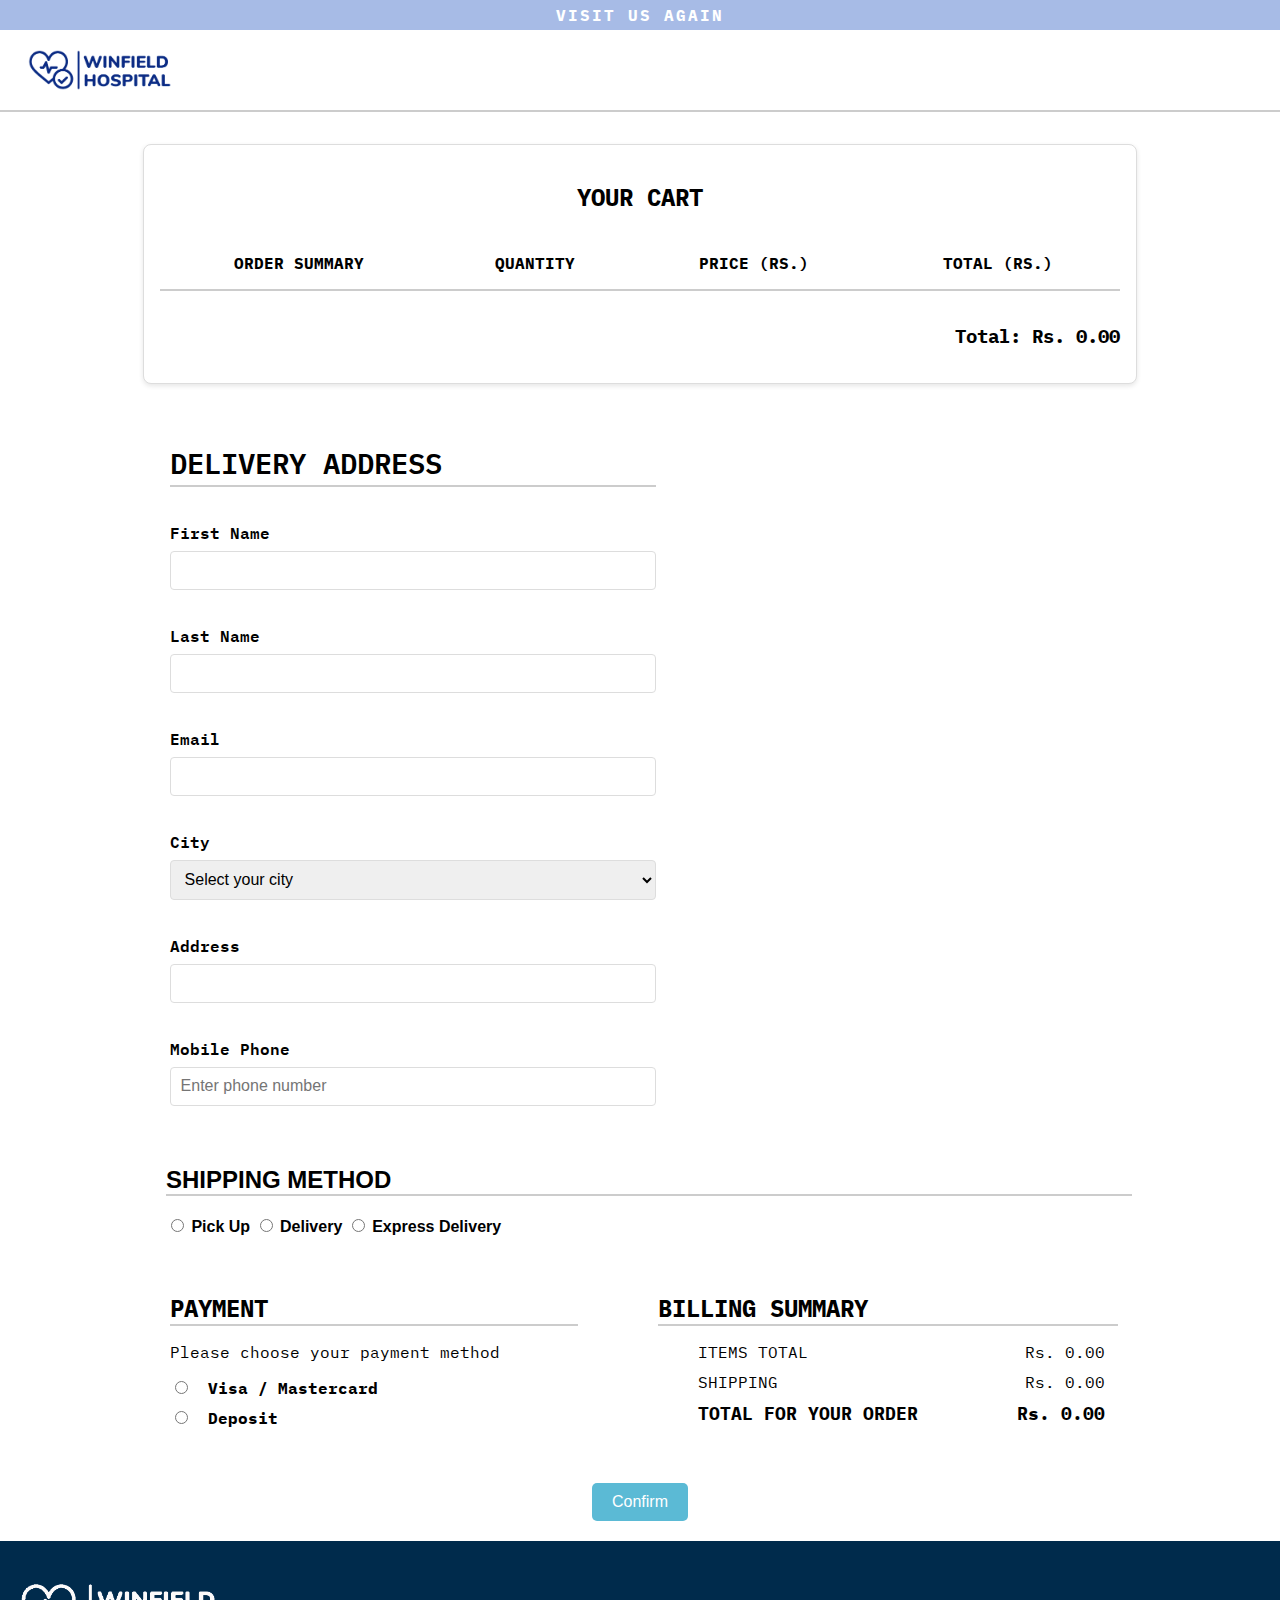
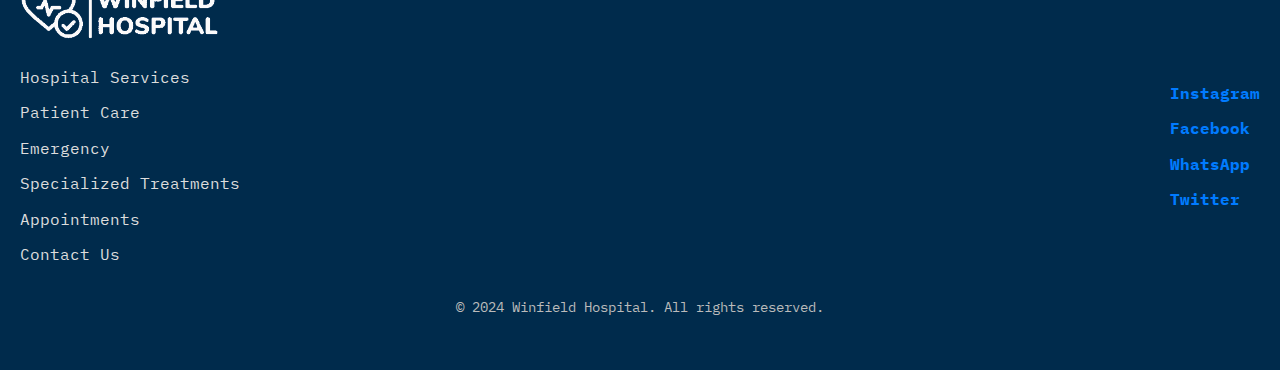
<file: checkout.html>
<!DOCTYPE html>
<html lang="en">
    <head>
        <meta charset="UTF-8">
        <meta name="viewport" content="width=device-width, initial-scale=1.0">
        <title>Checkout</title>
        <link rel="stylesheet" href="checkout.css">
        <link rel="apple-touch-icon" sizes="120x120" href="apple-touch-icon.png">
        <link rel="icon" type="image/png" sizes="32x32" href="favicon_package_v0.16/favicon-32x32.png">
        <link rel="icon" type="image/png" sizes="16x16" href="favicon_package_v0.16/favicon-16x16.png">
        <link rel="manifest" href="site.webmanifest">
        <link rel="mask-icon" href="safari-pinned-tab.svg" color="#5bbad5">
        <meta name="msapplication-TileColor" content="#00aba9">
        <meta name="theme-color" content="#ffffff">
        <link rel="preconnect" href="https://fonts.googleapis.com">
        <link rel="preconnect" href="https://fonts.gstatic.com" crossorigin>
        <link href="https://fonts.googleapis.com/css2?family=IBM+Plex+Mono:ital,wght@0,100;0,200;0,300;0,400;0,500;0,600;0,700;1,100;1,200;1,300;1,400;1,500;1,600;1,700&display=swap" rel="stylesheet">
    </head>
<body>

    <section>
        <header>
            <p class="topic">VISIT US AGAIN</p>
            <div class="logo">
                <img src="images/7061141-removebg-preview.png" alt="Hospital Logo">
            </div>
        </header>
    </section>

    <!-- Cart table section -->
    <section id="checkout-section">
        <h2>Your Cart</h2>
        <table>
            <thead>
                <tr>
                    <th>ORDER SUMMARY</th>
                    <th>Quantity</th>
                    <th>Price (Rs.)</th>
                    <th>Total (Rs.)</th>
                </tr>
            </thead>
            <tbody id="cartItems">
                <!-- Cart items will be dynamically inserted here -->
            </tbody>
        </table>
        <p id="totalAmount" class="total-amount">Total: Rs. 0.00</p>
    </section>

    <script src="checkout.js"></script> 

    <!--Address form-->
    <div class="form-container">
        <h2 class="form-title">DELIVERY ADDRESS</h2>
        <form>
            <label for="firstName">First Name </label>
            <input type="text" id="firstName" name="firstName" required>

            <label for="lastName">Last Name </label>
            <input type="text" id="lastName" name="lastName" required>

            <label for="email">Email </label>
            <input type="email" id="email" name="email" required>

            <label for="city">City </label>
            <select id="city" name="city" required>
                <option value="" disabled selected>Select your city</option>
                <option value="Colombo">Colombo</option>
                <option value="Kandy">Kandy</option>
                <option value="Galle">Galle</option>
                <option value="Jaffna">Jaffna</option>
                <option value="Negombo">Negombo</option>
                <option value="Anuradhapura">Anuradhapura</option>
                <option value="Trincomalee">Trincomalee</option>
                <option value="Matara">Matara</option>
            </select>

            <label for="address">Address </label>
            <input type="text" id="address" name="address" required>

            <label for="phone">Mobile Phone </label>
            <div class="phone-container">

                <input type="tel" id="phone" name="phone" placeholder="Enter phone number" required>
            </div>
        </form>
    </div>

    <!--Shipping method form-->
    <section>
        <div class="Ship-form-container">
            <h2 class="ship-form-title">SHIPPING METHOD</h2>
            <form>
                <label for="option1">
                    <input type="radio" id="option1" name="choice" value="option1">
                    Pick Up
                </label>
    
                <label for="option2">
                    <input type="radio" id="option2" name="choice" value="option2">
                    Delivery
                </label>
    
                <label for="option3">
                    <input type="radio" id="option3" name="choice" value="option3">
                    Express Delivery
                </label>
            </form>
    
            
            <div id="content1" class="hidden">
                <label for="Pickupdate">When would you Pick Up?</label>
                <input type="date" id="Pickupdate" name="Pickupdate" required>
                <p>You can visit us before 8pm to pick up your products :)</p>
            </div>
    
            <div id="content2" class="hidden">
                <p>A delivery fee of Rs. 250 will be added to your total and your products will be delivered within 6-8 days.</p>
            </div>
    
            <div id="content3" class="hidden">
                <p>A delivery fee of Rs. 600 will be added to your total and your products will be delivered within 2-3 days.</p>
            </div>
        </div>
    </section>

    <!--Payment methods -->
    <div class="container">
        <!-- Payment Section -->
        <div class="payment-section" >
            <h2 class="payment-title">PAYMENT</h2>
            <p>Please choose your payment method</p>
            <div class="payment-methods">
                <label>
                    <input type="radio" name="payment" value="visa">
                    Visa / Mastercard
                </label>
                <label>
                    <input type="radio" name="payment" value="paypal">
                    Deposit
                </label>

            </div>

            <!-- Card Details -->
            <form>
                <div class="form-group hidden-purchase">
                    <label for="card-number">Card number</label>
                    <input type="text" id="card-number" class="custom-input" placeholder="Enter your card number" required>
                </div>
                <div class="form-row hidden-purchase">
                    <div class="form-group">
                        <label for="expiry-month">Expiry date</label>
                        <select id="expiry-month" class="custom-select" required>
                            <option value="" disabled selected>Month</option>
                            <option value="01">01</option>
                            <option value="02">02</option>
                            <option value="03">03</option>
                            <option value="12">12</option>
                        </select>
                        <select id="expiry-year" class="custom-select" required>
                            <option value="" disabled selected>Year</option>
                            <option value="2024">2024</option>
                            <option value="2025">2025</option>
                            <option value="2026">2026</option>
                        </select>
                    </div>
                    <div class="form-group">
                        <label for="security-code">Security code</label>
                        <input type="text" id="security-code" class="custom-input" placeholder="CVV" required>
                    </div>
                </div>
            </form>
            
            

            <div id="Deposit" class="hidden-purchase">
                <p>Winfield Hospital</p>
                <p>Commercial Bank</p>
                <p>Town hall</p>
                <p>8014138337</p>
            </div>

            <div id="paylocation" class="hidden-purchase">
                <p>We would like to see you at Winfield Hospital!</p>
            </div>
        </div>

        <!-- Billing Summary Section -->
        <div class="billing-summary">
            <h2>BILLING SUMMARY</h2>
            <ul>
                <li><span>ITEMS TOTAL</span><span id="items-total">Rs. 0.00</span></li>    
                <li><span>SHIPPING</span><span id="shipping-cost">Rs. 0.00</span></li>
                <li class="total"><span>TOTAL FOR YOUR ORDER</span><span id="total-for-order">Rs. 0.00</span></li>
            </ul>
        </div>

    </div>

    <div class="confirm-container">
        <button id="confirmButton" class="confirm-button">Confirm</button>
    </div>
    

        <!--Footer-->
<footer class="footer">
    <section id="footer">
    <div class="footer-container">
        <div class="footer-left">
            <img src="images/logo-white.png" alt="Hospital Logo">
            <ul>
                <a href="services.html"><li>Hospital Services</li></a>
                <a href="services.html"><li>Patient Care</li></a>
                <li>Emergency</li></a>
                <a href="services.html"><li>Specialized Treatments</li></a>
                <a href="consulting.html"><li>Appointments</li></a>
                <a href="aboutus.html"><li>Contact Us</li></a>
            </ul>
        </div>
        <div class="footer-right">
            <ul>
                <li><a href="https://www.instagram.com/">Instagram</a></li>
                <li><a href="https://web.facebook.com/">Facebook</a></li>
                <li><a href="https://web.whatsapp.com/">WhatsApp</a></li>
                <li><a href="https://x.com/">Twitter</a></li>
            </ul>
        </div>
    </div>
    <div class="footer-bottom">
        <p>&copy; 2024 Winfield Hospital. All rights reserved.</p>
    </div>
    </section>
</footer>
</body>
</html>
</file>
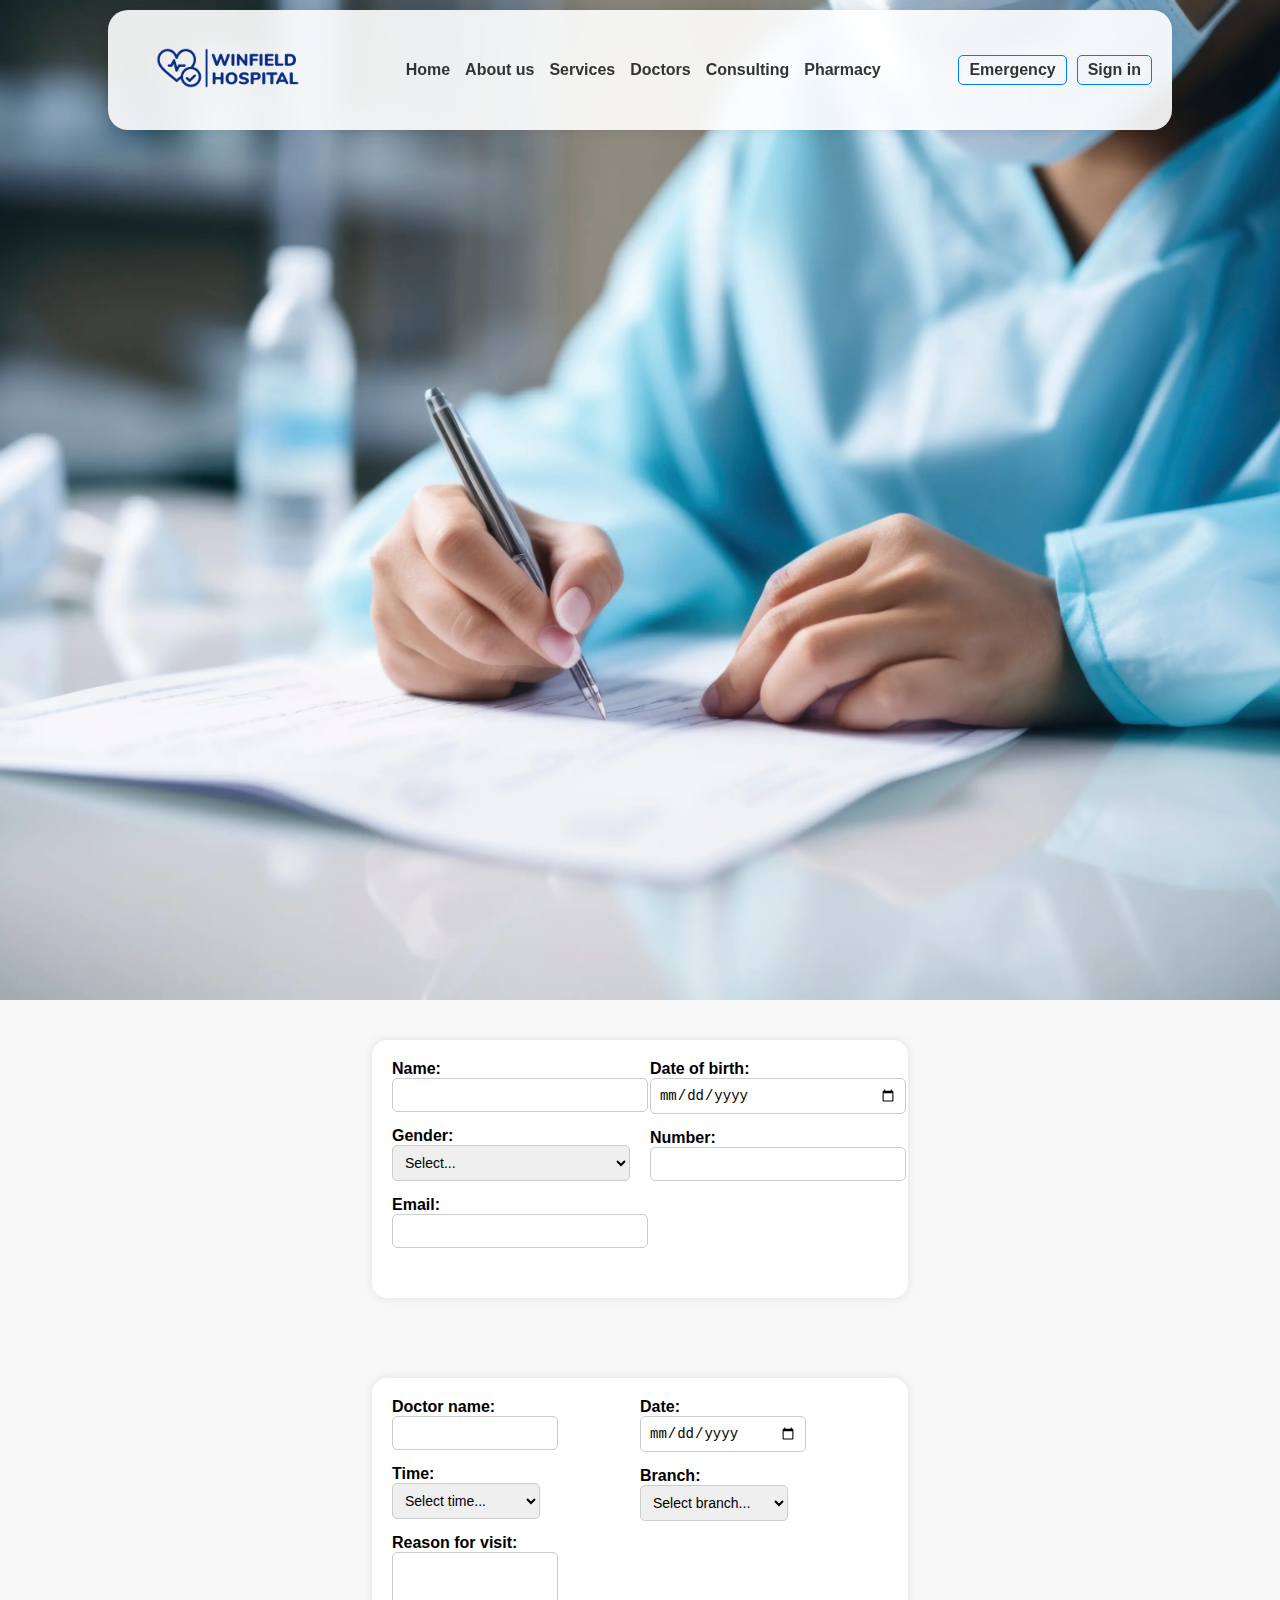
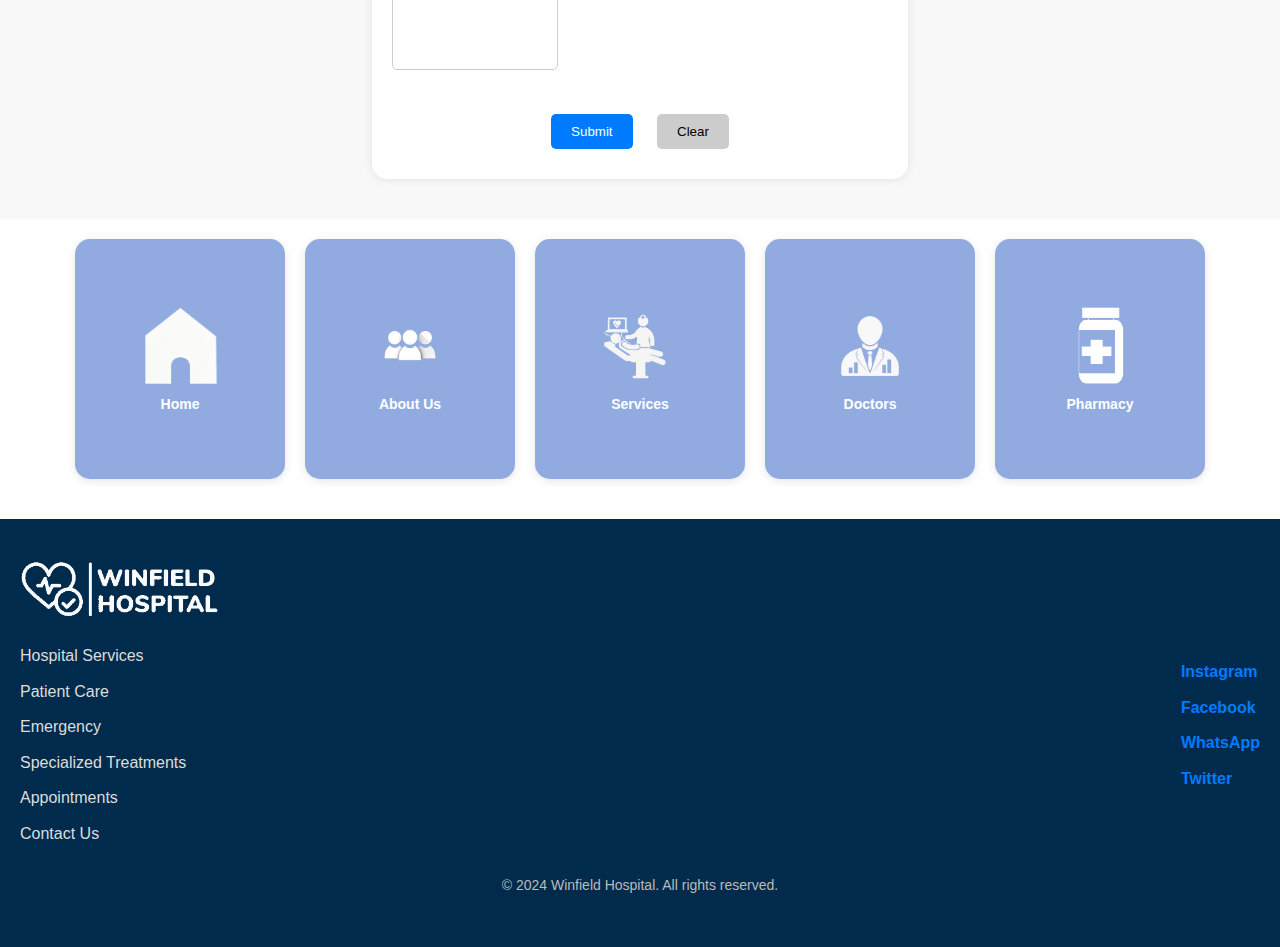
<file: consulting.html>
<!DOCTYPE html>
<html lang="en">
<head>
    <meta charset="UTF-8">
    <meta name="viewport" content="width=device-width, initial-scale=1.0">
    <title>Consultation</title>
    <link rel="stylesheet" href="styles.css">
    <link rel="apple-touch-icon" sizes="120x120" href="apple-touch-icon.png">
    <link rel="icon" type="image/png" sizes="32x32" href="favicon_package_v0.16/favicon-32x32.png">
    <link rel="icon" type="image/png" sizes="16x16" href="favicon_package_v0.16/favicon-16x16.png">
    <link rel="manifest" href="site.webmanifest">
    <link rel="mask-icon" href="safari-pinned-tab.svg" color="#5bbad5">
    <meta name="msapplication-TileColor" content="#00aba9">
    <meta name="theme-color" content="#ffffff">
</head>
<body>

    <!--Header Section-->
    <section class="main-image">
        <img src="images/consultation-page.webp" alt="Main Hospital Image">
        <header>
            <div class="logo">
                <img src="images/7061141-removebg-preview.png" alt="Hospital Logo">
            </div>
            <nav>
                <ul>
                    <li><a href="index.html">Home</a></li>
                    <li><a href="aboutus.html">About us</a></li>
                    <li><a href="services.html">Services</a></li>
                    <li><a href="doctors.html">Doctors</a></li>
                    <li><a href="consulting.html">Consulting</a></li>
                    <li><a href="pharmtest.html">Pharmacy</a></li>
                </ul>
            </nav>
            <div class="emergency-signin">
                <a href="#footer">Emergency</a>
                <a href="login.html">Sign in</a>
            </div>
        </header>
    </section>
    <!--Option/Labels Section - 1-->
    <section class="consultation-section">
        <div class="form-container">
            <form>
                <div class="form-row">
                    <div class="form-column-left">
                        <label for="name">Name:</label>
                        <input type="text" id="name" name="name">
    
                        <label for="gender">Gender:</label>
                        <select id="gender" name="gender">
                            <option value="">Select...</option>
                            <option value="male">Male</option>
                            <option value="female">Female</option>
                            <option value="other">Other</option>
                        </select>
    
                        <label for="email">Email:</label>
                        <input type="email" id="email" name="email">
                    </div>
    
                    <div class="form-column-right">
                        <label for="dob">Date of birth:</label><br>
                        <input type="date" id="dob" name="dob" placeholder="dd/mm/yy"><br>
    
                        <label for="number">Number:</label><br>
                        <input type="number" id="number" name="number">
                    </div>
                </div>
            </form>
        </div>
    </section>

    <!--Option/Labels Section - 2-->
    <section class="consultation-section-2">
        <div class="form-container">
            <form>
                <div class="form-row">
                    <div class="form-column-left">
                        <label for="doctor-name">Doctor name:</label>
                        <input type="text" id="doctor-name" name="doctor-name">
    
                        <label for="time">Time:</label>
                        <select id="time" name="time">
                            <option value="">Select time...</option>
                            <option value="morning">Morning</option>
                            <option value="afternoon">Afternoon</option>
                            <option value="evening">Evening</option>
                        </select>
    
                        <label for="reason">Reason for visit:</label>
                        <textarea id="reason" name="reason"></textarea>
                    </div>
    
                    <div class="form-column-right">
                        <label for="date">Date:</label><br>
                        <input type="date" id="date" name="date" placeholder="dd/mm/yy"><br>
                        
                        <label for="branch">Branch:</label>
                        <select id="branch" name="branch">
                            <option value="">Select branch...</option>
                            <option value="branch1">Colombo</option>
                            <option value="branch2">Negombo</option>
                            <option value="branch3">Kandy</option>
                        </select>
                    </div>
                </div>
    
                <div class="form-buttons">
                    <input type="submit" value="Submit">
                    <input type="reset" value="Clear">
                </div>
            </form>
        </div>
    </section>
    <!--Icon Navigation-->
    <section class="icon-navigation">
        <div class="icon-box">
            <a href="index.html">
                <img src="images/home_page_icon.png" alt="About Us">
                <span>Home</span>
            </a>
        </div>
        <div class="icon-box">
            <a href="aboutus.html">
                <img src="images/about_2-removebg-preview.png" alt="About Us">
                <span>About Us</span>
            </a>
        </div>
        <div class="icon-box">
            <a href="services.html">
                <img src="images/services.png" alt="Doctors">
                <span>Services</span>
            </a>
        </div>
        <div class="icon-box">
            <a href="doctors.html">
                <img src="images/doctor_doom-removebg-preview.png" alt="Consulting">
                <span>Doctors</span>
            </a>
        </div>
        <div class="icon-box">
            <a href="pharmtest.html">
                <img src="images/medicine 2.png" alt="Pharmacy">
                <span>Pharmacy</span>
            </a>
        </div>
    </section>
    <!--Footer-->
    <footer class="footer">
        <section id="footer">
        <div class="footer-container">
            <div class="footer-left">
                <img src="images/logo-white.png" alt="Hospital Logo">
                <ul>
                    <a href="services.html"><li>Hospital Services</li></a>
                    <a href="services.html"><li>Patient Care</li></a>
                    <li>Emergency</li></a>
                    <a href="services.html"><li>Specialized Treatments</li></a>
                    <a href="consulting.html"><li>Appointments</li></a>
                    <a href="aboutus.html"><li>Contact Us</li></a>
                </ul>
            </div>
            <div class="footer-right">
                <ul>
                    <li><a href="https://www.instagram.com/">Instagram</a></li>
                    <li><a href="https://web.facebook.com/">Facebook</a></li>
                    <li><a href="https://web.whatsapp.com/">WhatsApp</a></li>
                    <li><a href="https://x.com/">Twitter</a></li>
                </ul>
            </div>
        </div>
        <div class="footer-bottom">
            <p>&copy; 2024 Winfield Hospital. All rights reserved.</p>
        </div>
        </section>
    </footer>
</body>
</html>
</file>
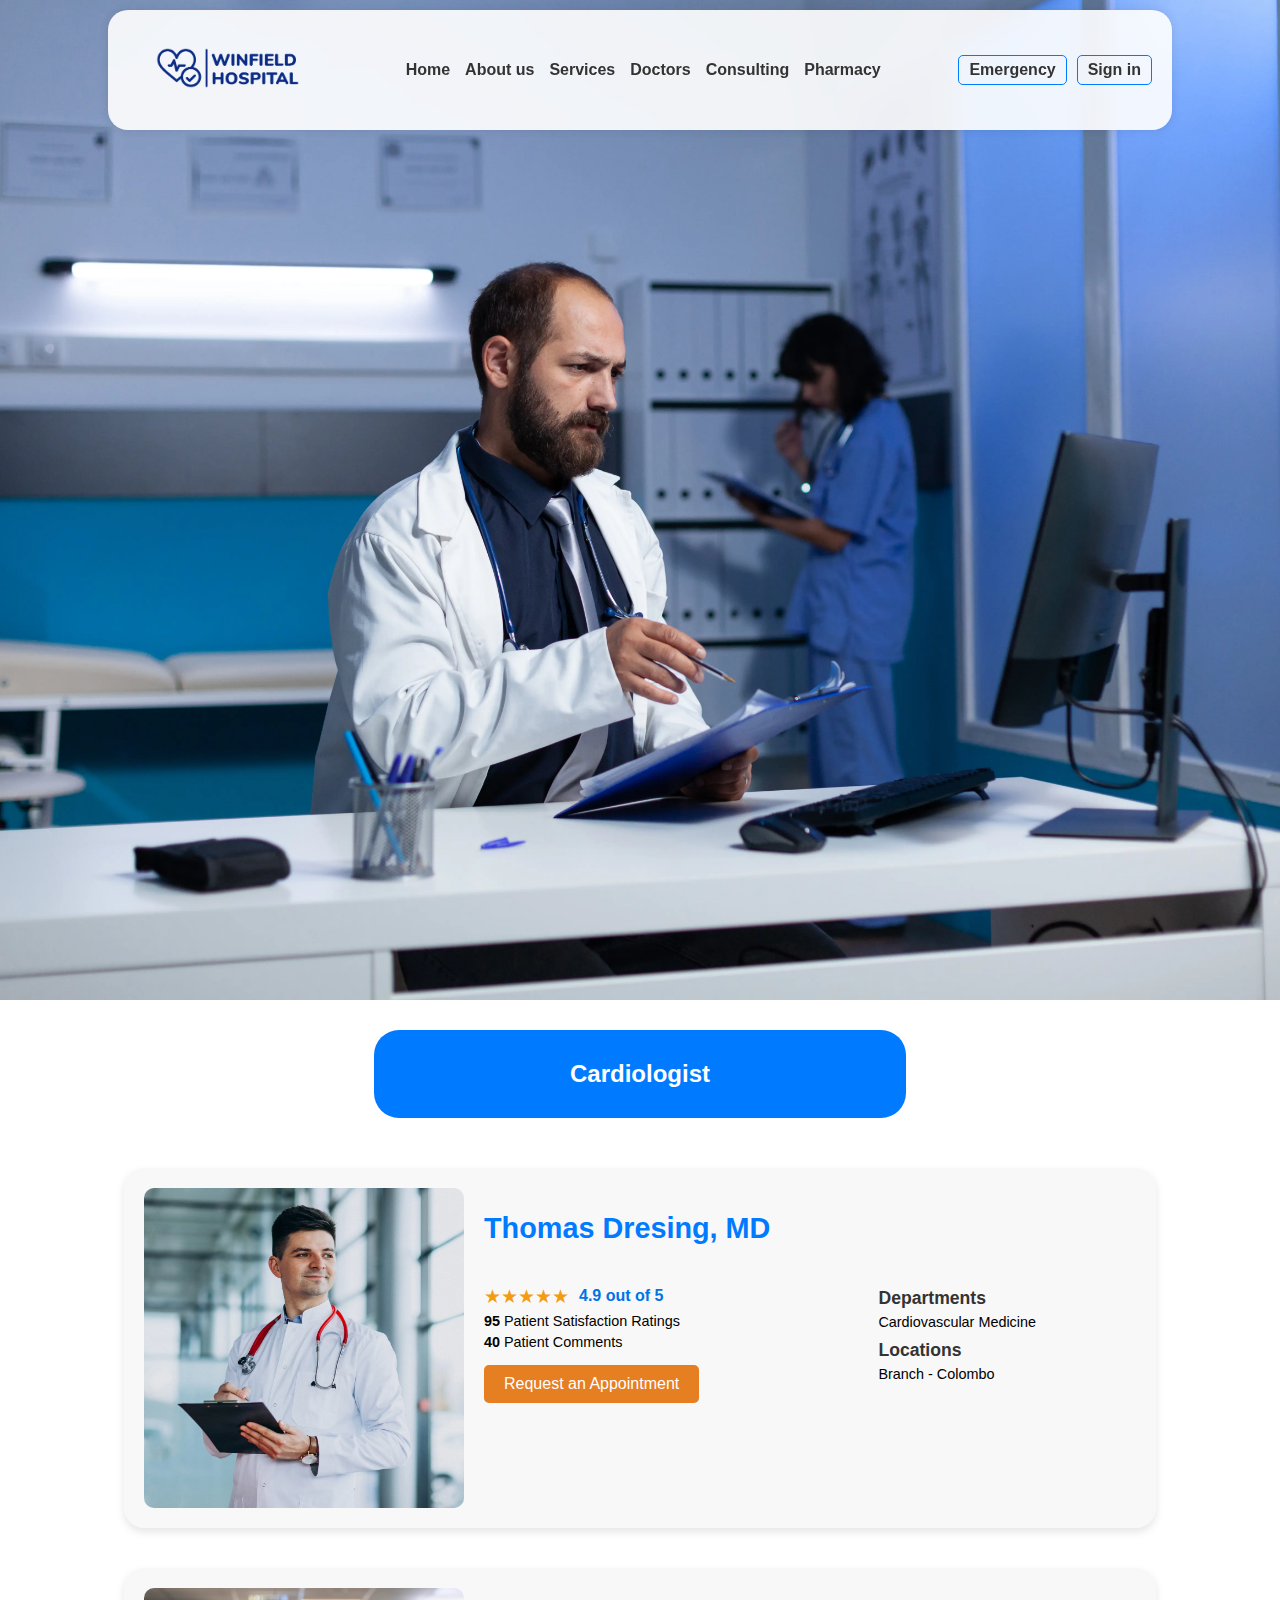
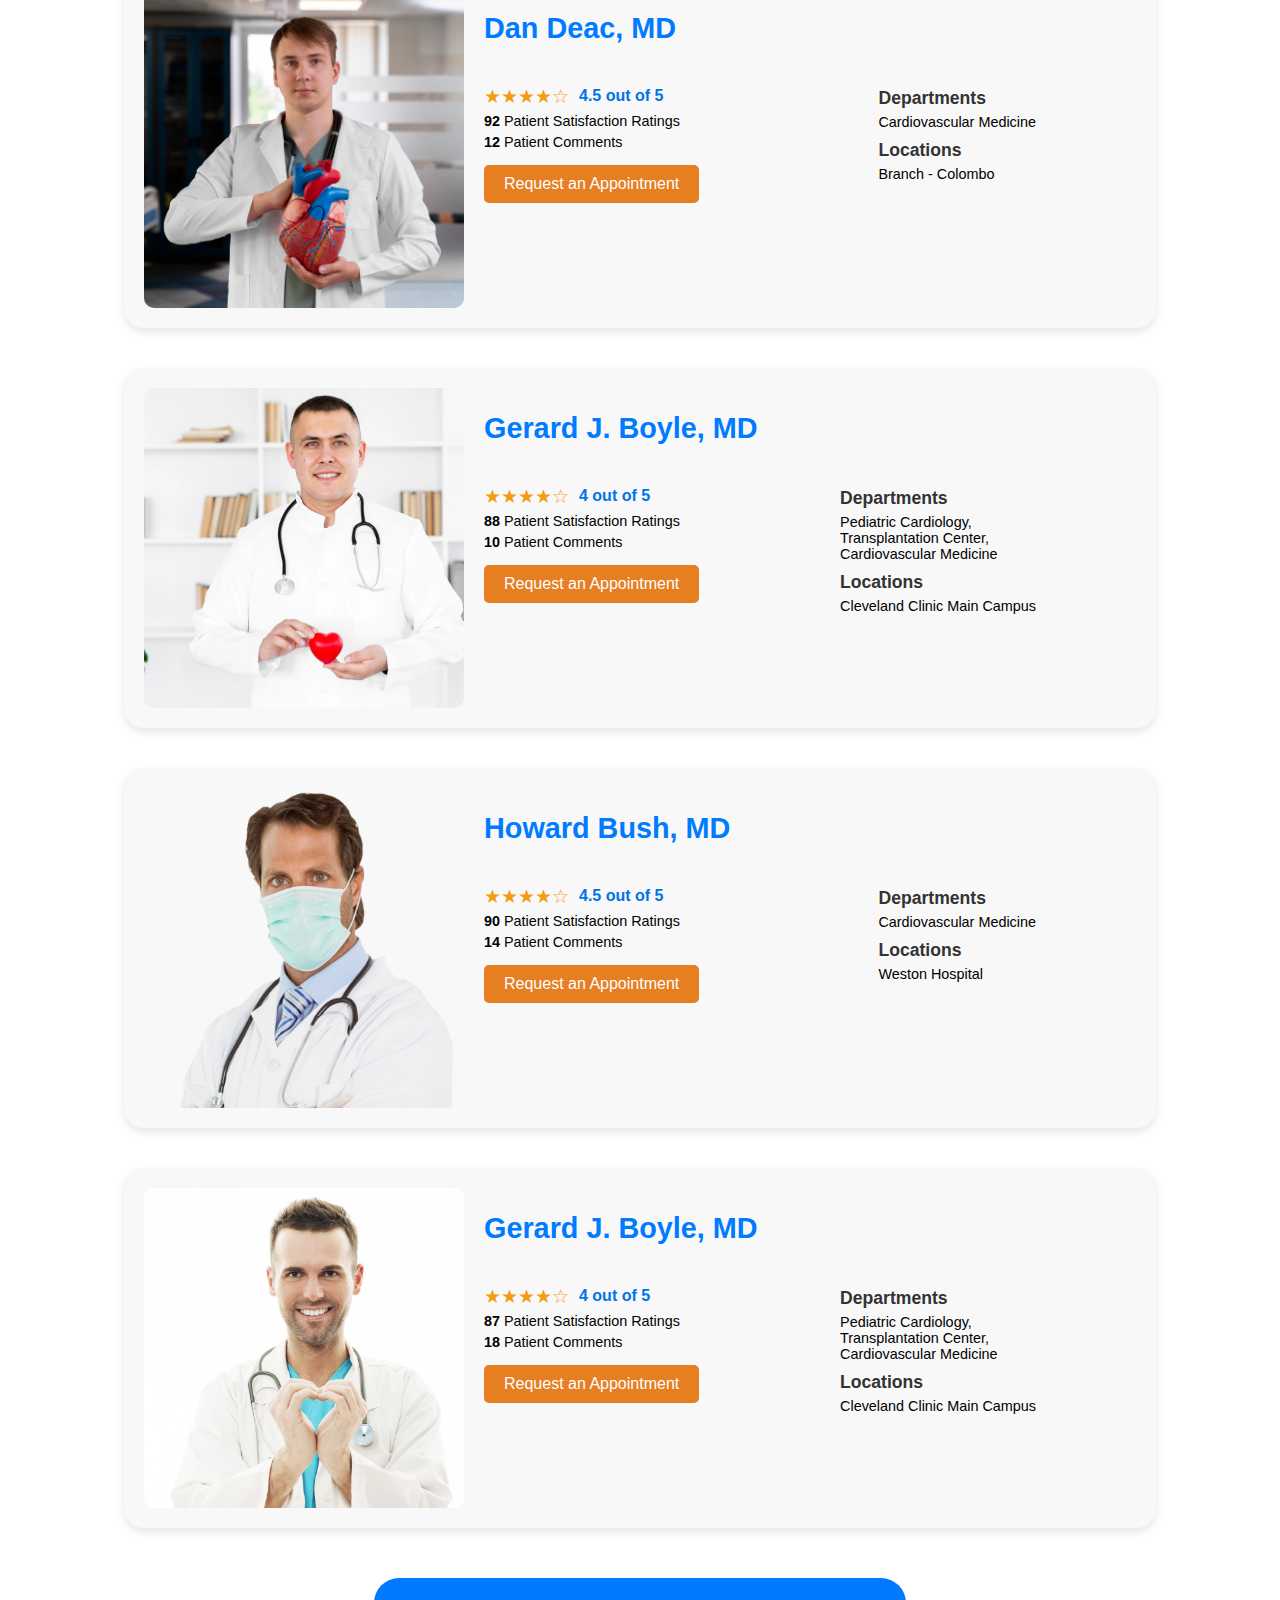
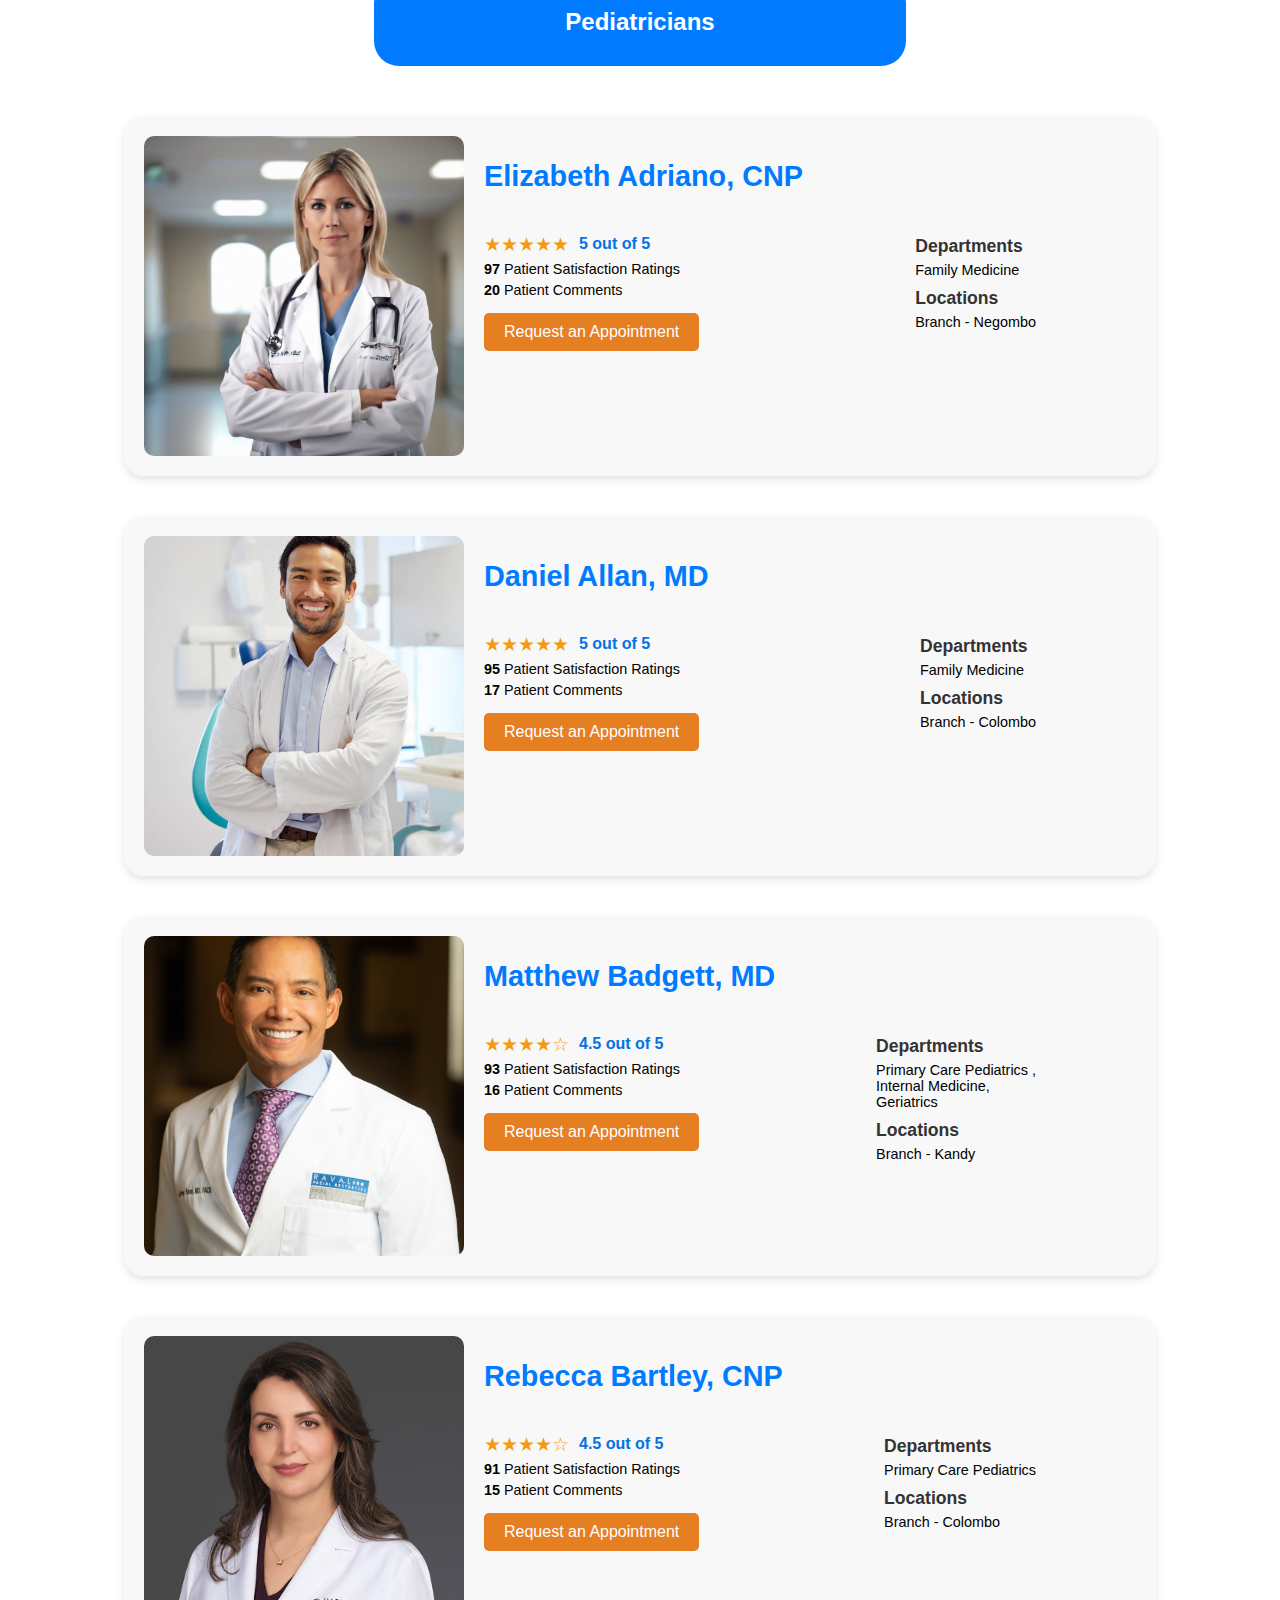
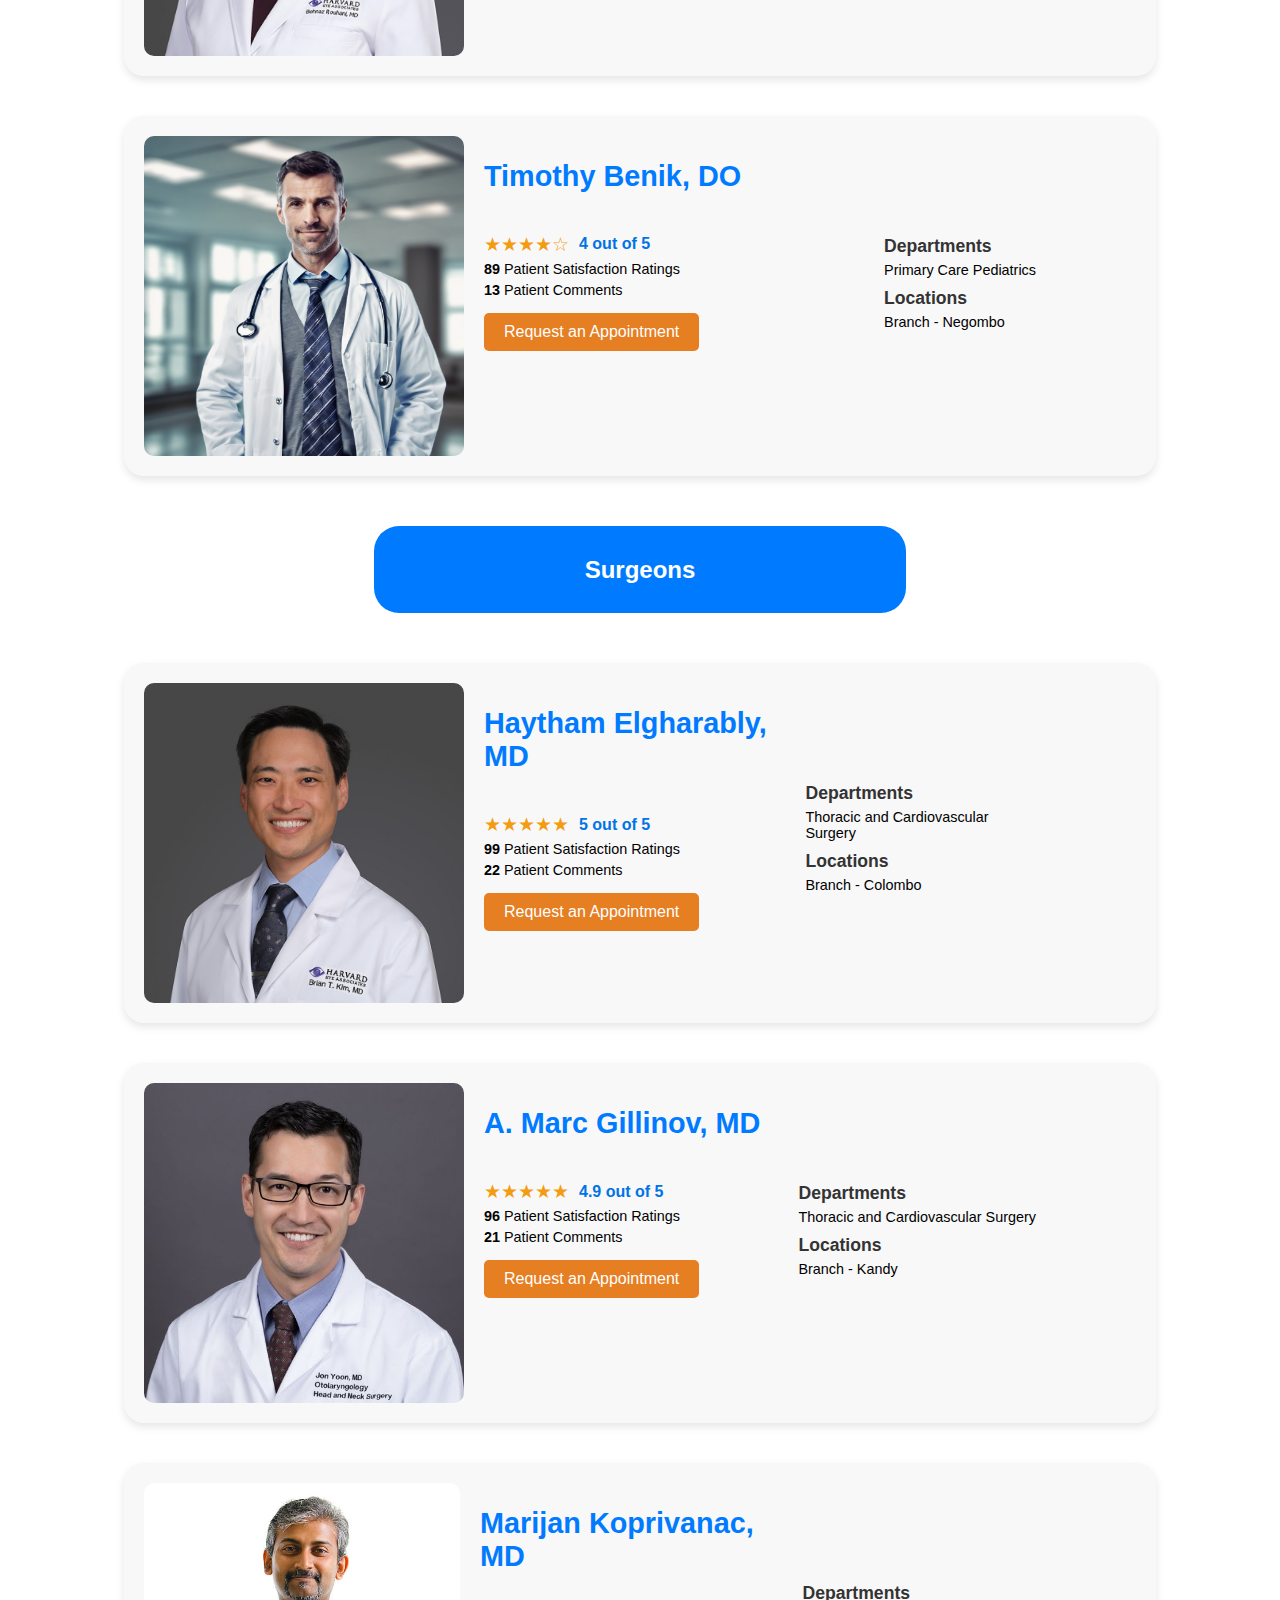
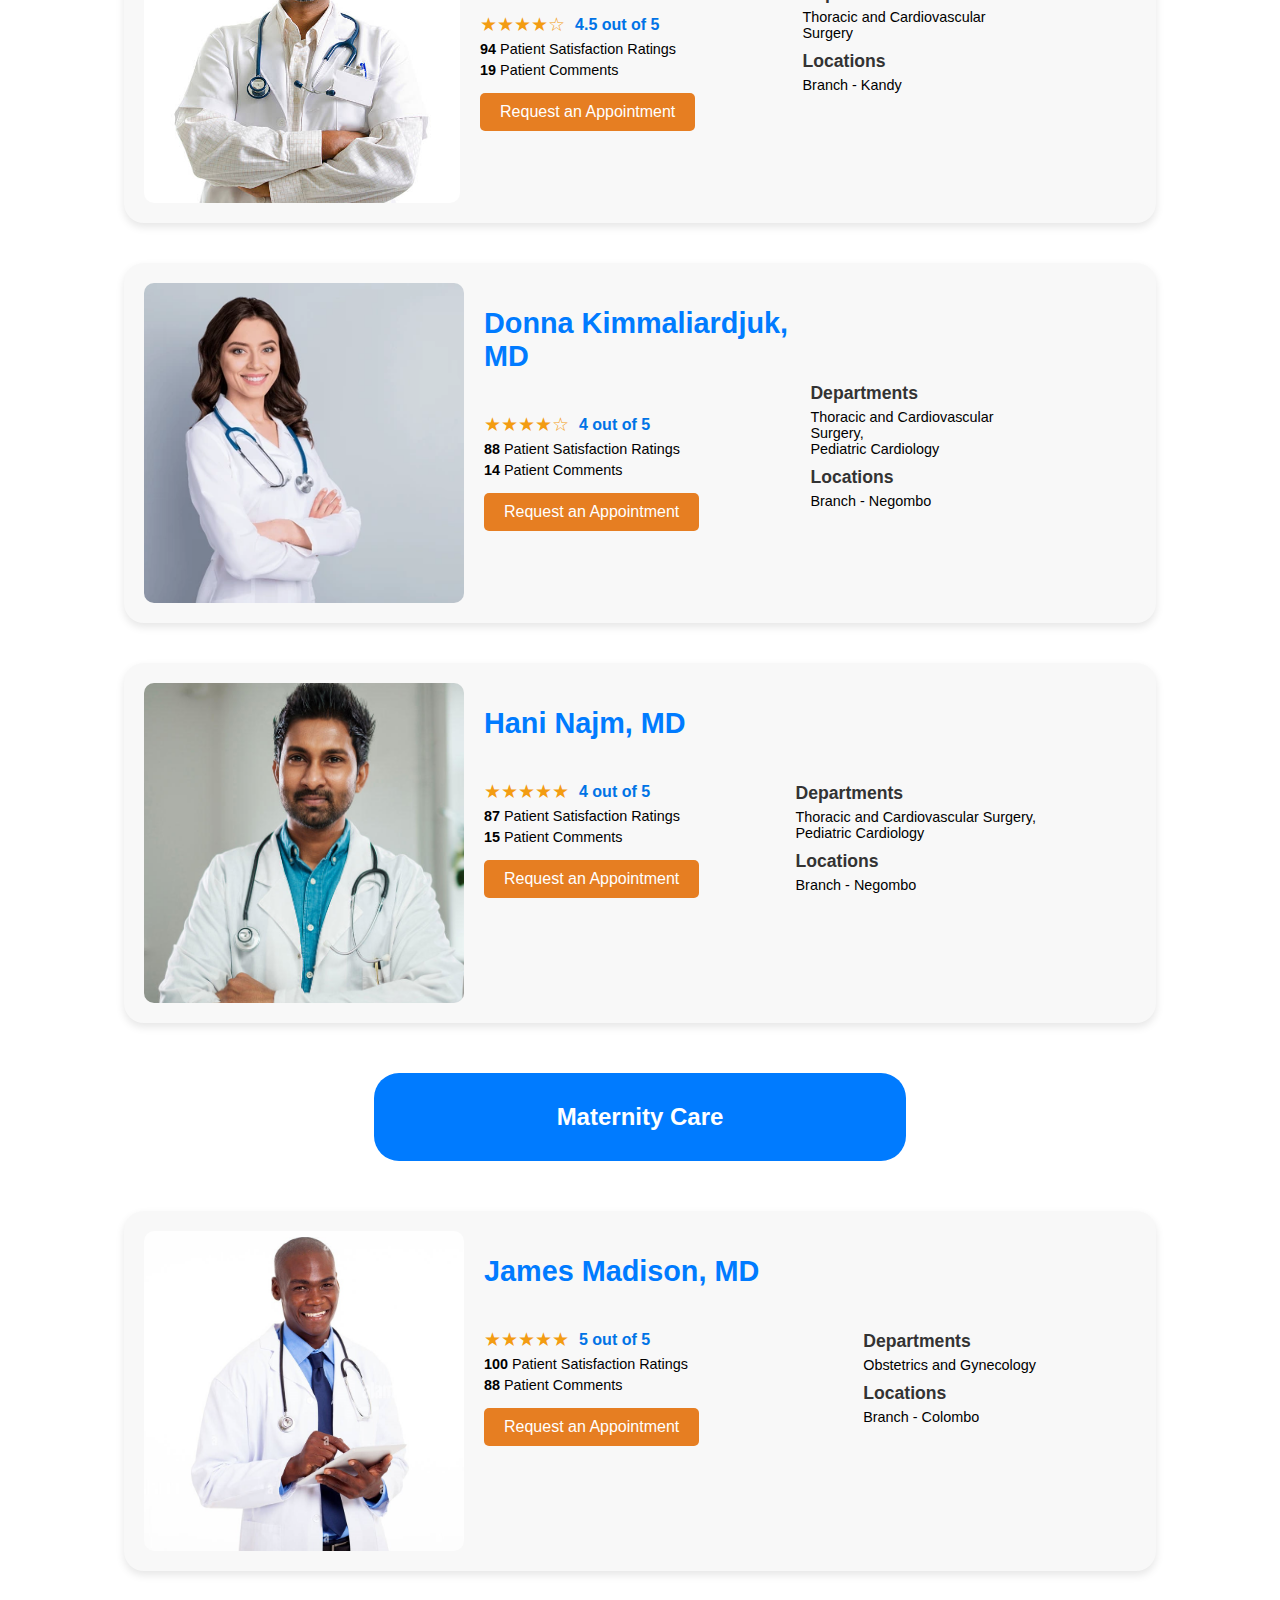
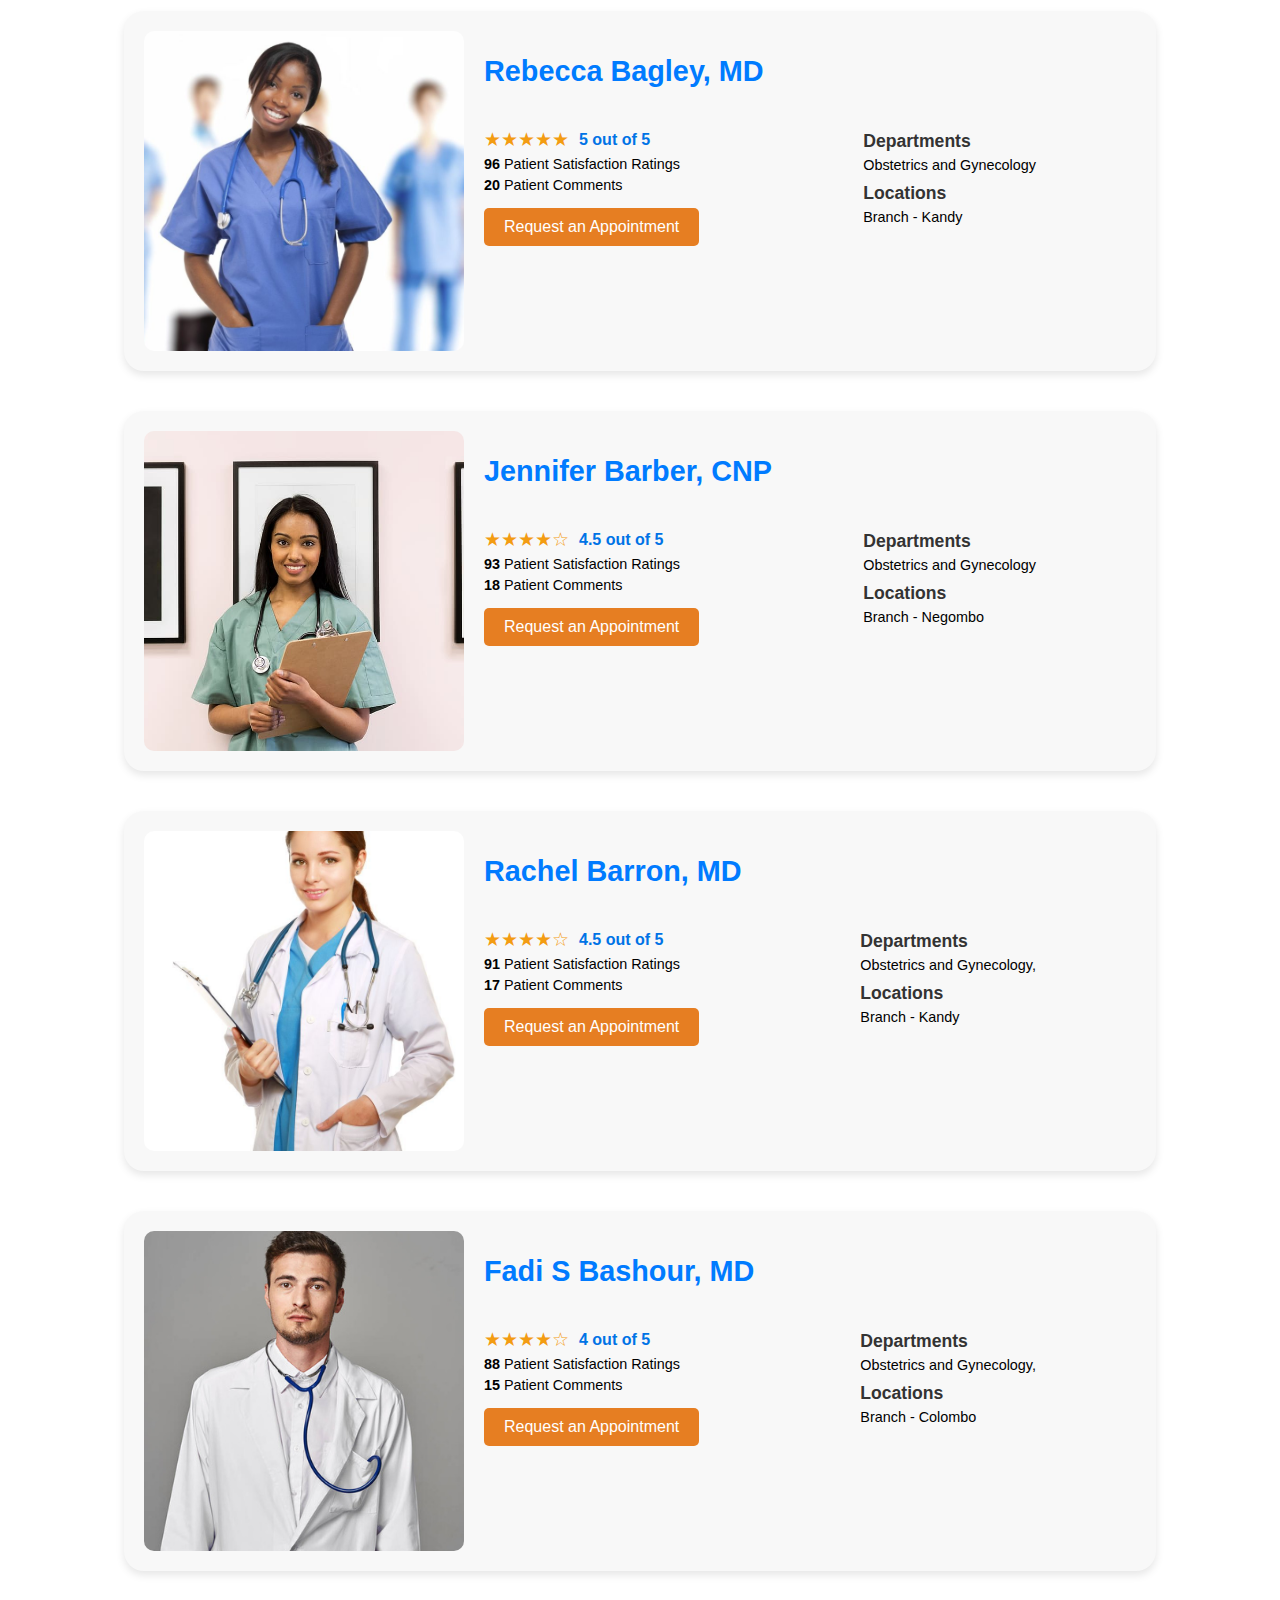
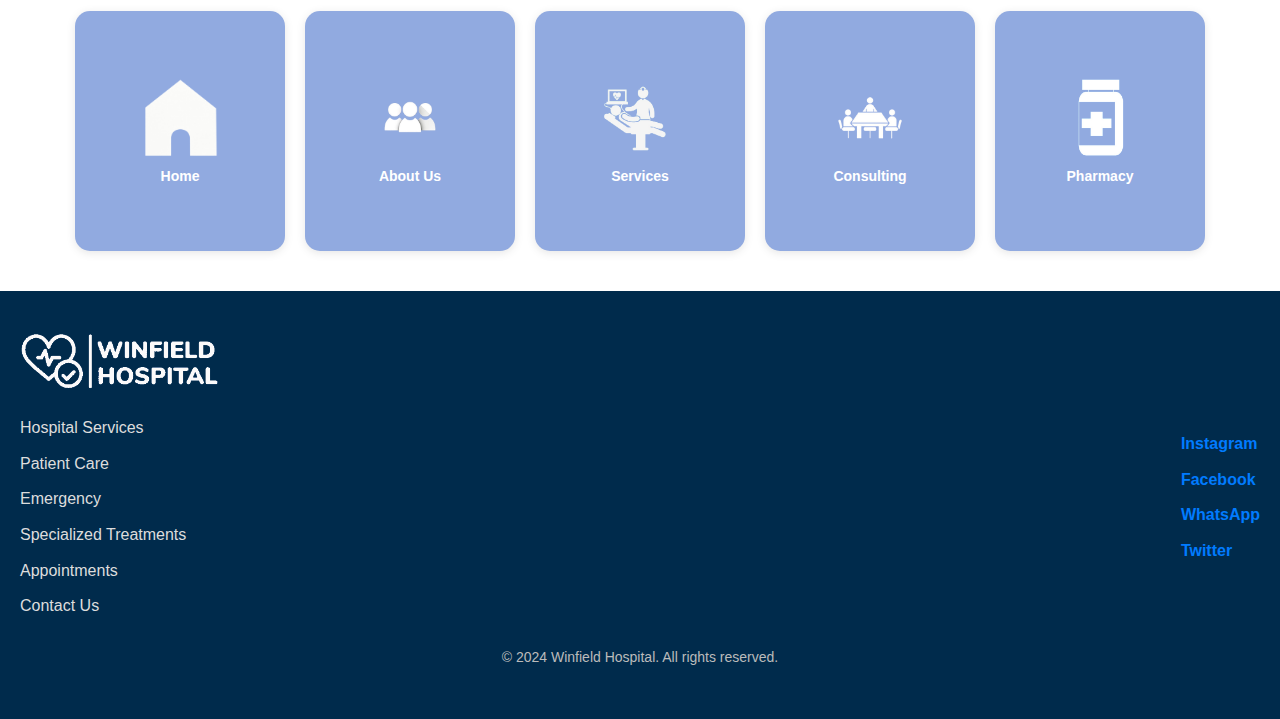
<file: doctors.html>
<!DOCTYPE html>
<html lang="en">
<head>
    <meta charset="UTF-8">
    <meta name="viewport" content="width=device-width, initial-scale=1.0">
    <title>Doctors</title>
    <link rel="stylesheet" href="styles.css">
    <link rel="apple-touch-icon" sizes="120x120" href="apple-touch-icon.png">
    <link rel="icon" type="image/png" sizes="32x32" href="favicon_package_v0.16/favicon-32x32.png">
    <link rel="icon" type="image/png" sizes="16x16" href="favicon_package_v0.16/favicon-16x16.png">
    <link rel="manifest" href="site.webmanifest">
    <link rel="mask-icon" href="safari-pinned-tab.svg" color="#5bbad5">
    <meta name="msapplication-TileColor" content="#00aba9">
    <meta name="theme-color" content="#ffffff">
</head>
<body>
        <!-- Header Section -->
    <section class="main-image">
        <img src="images/Doctors-page-1.webp" alt="Main Hospital Image">
        <header>
            <div class="logo">
                <img src="images/7061141-removebg-preview.png" alt="Hospital Logo">
            </div>
            <nav>
                <ul>
                    <li><a href="index.html">Home</a></li>
                    <li><a href="aboutus.html">About us</a></li>
                    <li><a href="services.html">Services</a></li>
                    <li><a href="doctors.html">Doctors</a></li>
                    <li><a href="consulting.html">Consulting</a></li>
                    <li><a href="pharmtest.html">Pharmacy</a></li>
                </ul>
            </nav>
            <div class="emergency-signin">
                <a href="#footer">Emergency</a>
                <a href="login.html">Sign in</a>
            </div>
        </header>
    </section>

    <!--Cardiology Doctors Section-->
    <section class="doctor-type">
        <h2>Cardiologist</h2>
    </section>

    <section class="doctor-profile-container">
        <div class="doctor-profile">
            <div class="doctor-info">
                <img src="images/doctor-lee.webp" alt="Doctor Image" class="doctor-photo">
                <div class="doctor-details">
                    <h2>Thomas Dresing, MD</h2>
                    <div class="rating">
                        <span class="star">&#9733;</span>
                        <span class="star">&#9733;</span>
                        <span class="star">&#9733;</span>
                        <span class="star">&#9733;</span>
                        <span class="star">&#9733;</span>
                        <span class="rating-text">4.9 out of 5</span>
                    </div>
                    <p><strong>95</strong> Patient Satisfaction Ratings</p>
                    <p><strong>40</strong> Patient Comments</p>
                    <button class="appointment-btn">Request an Appointment</button>
                </div>
            </div>
            <div class="doctor-contacts">
                <div class="doctor-departments">
                    <h4>Departments</h4>
                    <p>Cardiovascular Medicine</p>
                    <h4>Locations</h4>
                    <p>Branch - Colombo</p>
                </div>
            </div>
        </div>
    </section>
    
    <section class="doctor-profile-container">
        <div class="doctor-profile">
            <div class="doctor-info">
                <img src="images/cariology-doctor-2.webp" alt="Doctor Image" class="doctor-photo">
                <div class="doctor-details">
                    <h2>Dan Deac, MD</h2>
                    <div class="rating">
                        <span class="star">&#9733;</span>
                        <span class="star">&#9733;</span>
                        <span class="star">&#9733;</span>
                        <span class="star">&#9733;</span>
                        <span class="star">&#9734;</span>
                        <span class="rating-text">4.5 out of 5</span>
                    </div>
                    <p><strong>92</strong> Patient Satisfaction Ratings</p>
                    <p><strong>12</strong> Patient Comments</p>
                    <button class="appointment-btn">Request an Appointment</button>
                </div>
            </div>
            <div class="doctor-contacts">
                <div class="doctor-departments">
                    <h4>Departments</h4>
                    <p>Cardiovascular Medicine</p>
                    <h4>Locations</h4>
                    <p>Branch - Colombo</p>
                </div>
            </div>
        </div>
    </section>
    
    <section class="doctor-profile-container">
        <div class="doctor-profile">
            <div class="doctor-info">
                <img src="images/cardiology-doctor-3.webp" alt="Doctor Image" class="doctor-photo">
                <div class="doctor-details">
                    <h2>Gerard J. Boyle, MD</h2>
                    <div class="rating">
                        <span class="star">&#9733;</span>
                        <span class="star">&#9733;</span>
                        <span class="star">&#9733;</span>
                        <span class="star">&#9733;</span>
                        <span class="star">&#9734;</span>
                        <span class="rating-text">4 out of 5</span>
                    </div>
                    <p><strong>88</strong> Patient Satisfaction Ratings</p>
                    <p><strong>10</strong> Patient Comments</p>
                    <button class="appointment-btn">Request an Appointment</button>
                </div>
            </div>
            <div class="doctor-contacts">
                <div class="doctor-departments">
                    <h4>Departments</h4>
                    <p>Pediatric Cardiology,</p>
                    <p> Transplantation Center,</p>
                    <p> Cardiovascular Medicine</p>
                    <h4>Locations</h4>
                    <p>Cleveland Clinic Main Campus</p>
                </div>
            </div>
        </div>
    </section>
    
    <section class="doctor-profile-container">
        <div class="doctor-profile">
            <div class="doctor-info">
                <img src="images/cardiology-doctor-4.jpg.png" alt="Doctor Image" class="doctor-photo">
                <div class="doctor-details">
                    <h2>Howard Bush, MD</h2>
                    <div class="rating">
                        <span class="star">&#9733;</span>
                        <span class="star">&#9733;</span>
                        <span class="star">&#9733;</span>
                        <span class="star">&#9733;</span>
                        <span class="star">&#9734;</span>
                        <span class="rating-text">4.5 out of 5</span>
                    </div>
                    <p><strong>90</strong> Patient Satisfaction Ratings</p>
                    <p><strong>14</strong> Patient Comments</p>
                    <button class="appointment-btn">Request an Appointment</button>
                </div>
            </div>
            <div class="doctor-contacts">
                <div class="doctor-departments">
                    <h4>Departments</h4>
                    <p> Cardiovascular Medicine</p>
                    <h4>Locations</h4>
                    <p>Weston Hospital</p>
                </div>
            </div>
        </div>
    </section>

    <section class="doctor-profile-container">
        <div class="doctor-profile">
            <div class="doctor-info">
                <img src="images/cardiology-doctor-5.jpg" alt="Doctor Image" class="doctor-photo">
                <div class="doctor-details">
                    <h2>Gerard J. Boyle, MD</h2>
                    <div class="rating">
                        <span class="star">&#9733;</span>
                        <span class="star">&#9733;</span>
                        <span class="star">&#9733;</span>
                        <span class="star">&#9733;</span>
                        <span class="star">&#9734;</span>
                        <span class="rating-text">4 out of 5</span>
                    </div>
                    <p><strong>87</strong> Patient Satisfaction Ratings</p>
                    <p><strong>18</strong> Patient Comments</p>
                    <button class="appointment-btn">Request an Appointment</button>
                </div>
            </div>
            <div class="doctor-contacts">
                <div class="doctor-departments">
                    <h4>Departments</h4>
                    <p>Pediatric Cardiology, </p>
                    <p>Transplantation Center,</p>
                    <p> Cardiovascular Medicine</p>
                    <h4>Locations</h4>
                    <p>Cleveland Clinic Main Campus</p>
                </div>
            </div>
        </div>
    </section>

    <!--Pediatric Doctors-->
    <section class="doctor-type">
        <h2>Pediatricians</h2>
    </section>

    <section class="doctor-profile-container">
        <div class="doctor-profile">
            <div class="doctor-info">
                <img src="images/pediatrics-doctor-1.png" alt="Doctor Image" class="doctor-photo">
                <div class="doctor-details">
                    <h2>Elizabeth Adriano, CNP</h2>
                    <div class="rating">
                        <span class="star">&#9733;</span>
                        <span class="star">&#9733;</span>
                        <span class="star">&#9733;</span>
                        <span class="star">&#9733;</span>
                        <span class="star">&#9733;</span>
                        <span class="rating-text">5 out of 5</span>
                    </div>
                    <p><strong>97</strong> Patient Satisfaction Ratings</p>
                    <p><strong>20</strong> Patient Comments</p>
                    <button class="appointment-btn">Request an Appointment</button>
                </div>
            </div>
            <div class="doctor-contacts">
                <div class="doctor-departments">
                    <h4>Departments</h4>
                    <p>Family Medicine</p>
                    <h4>Locations</h4>
                    <p>Branch - Negombo</p>
                </div>
            </div>
        </div>
    </section>
    
    <section class="doctor-profile-container">
        <div class="doctor-profile">
            <div class="doctor-info">
                <img src="images/pediatrics-doctor-2.jpg" alt="Doctor Image" class="doctor-photo">
                <div class="doctor-details">
                    <h2>Daniel Allan, MD</h2>
                    <div class="rating">
                        <span class="star">&#9733;</span>
                        <span class="star">&#9733;</span>
                        <span class="star">&#9733;</span>
                        <span class="star">&#9733;</span>
                        <span class="star">&#9733;</span>
                        <span class="rating-text">5 out of 5</span>
                    </div>
                    <p><strong>95</strong> Patient Satisfaction Ratings</p>
                    <p><strong>17</strong> Patient Comments</p>
                    <button class="appointment-btn">Request an Appointment</button>
                </div>
            </div>
            <div class="doctor-contacts">
                <div class="doctor-departments">
                    <h4>Departments</h4>
                    <p>Family Medicine</p>
                    <h4>Locations</h4>
                    <p>Branch - Colombo</p>
                </div>
            </div>
        </div>
    </section>
    
    <section class="doctor-profile-container">
        <div class="doctor-profile">
            <div class="doctor-info">
                <img src="images/pediatrics-doctor-3.jpg" alt="Doctor Image" class="doctor-photo">
                <div class="doctor-details">
                    <h2>Matthew Badgett, MD</h2>
                    <div class="rating">
                        <span class="star">&#9733;</span>
                        <span class="star">&#9733;</span>
                        <span class="star">&#9733;</span>
                        <span class="star">&#9733;</span>
                        <span class="star">&#9734;</span>
                        <span class="rating-text">4.5 out of 5</span>
                    </div>
                    <p><strong>93</strong> Patient Satisfaction Ratings</p>
                    <p><strong>16</strong> Patient Comments</p>
                    <button class="appointment-btn">Request an Appointment</button>
                </div>
            </div>
            <div class="doctor-contacts">
                <div class="doctor-departments">
                    <h4>Departments</h4>
                    <p>Primary Care Pediatrics ,</p>
                    <p>Internal Medicine,</p>
                    <p>Geriatrics</p>
                    <h4>Locations</h4>
                    <p>Branch - Kandy</p>
                </div>
            </div>
        </div>
    </section>
    
    <section class="doctor-profile-container">
        <div class="doctor-profile">
            <div class="doctor-info">
                <img src="images/pediatrics-doctor-4.jpg" alt="Doctor Image" class="doctor-photo">
                <div class="doctor-details">
                    <h2>Rebecca Bartley, CNP</h2>
                    <div class="rating">
                        <span class="star">&#9733;</span>
                        <span class="star">&#9733;</span>
                        <span class="star">&#9733;</span>
                        <span class="star">&#9733;</span>
                        <span class="star">&#9734;</span>
                        <span class="rating-text">4.5 out of 5</span>
                    </div>
                    <p><strong>91</strong> Patient Satisfaction Ratings</p>
                    <p><strong>15</strong> Patient Comments</p>
                    <button class="appointment-btn">Request an Appointment</button>
                </div>
            </div>
            <div class="doctor-contacts">
                <div class="doctor-departments">
                    <h4>Departments</h4>
                    <p>Primary Care Pediatrics </p>
                    <h4>Locations</h4>
                    <p>Branch - Colombo</p>
                </div>
            </div>
        </div>
    </section>

    <section class="doctor-profile-container">
        <div class="doctor-profile">
            <div class="doctor-info">
                <img src="images/pediatrics-doctor-5.png" alt="Doctor Image" class="doctor-photo">
                <div class="doctor-details">
                    <h2>Timothy Benik, DO</h2>
                    <div class="rating">
                        <span class="star">&#9733;</span>
                        <span class="star">&#9733;</span>
                        <span class="star">&#9733;</span>
                        <span class="star">&#9733;</span>
                        <span class="star">&#9734;</span>
                        <span class="rating-text">4 out of 5</span>
                    </div>
                    <p><strong>89</strong> Patient Satisfaction Ratings</p>
                    <p><strong>13</strong> Patient Comments</p>
                    <button class="appointment-btn">Request an Appointment</button>
                </div>
            </div>
            <div class="doctor-contacts">
                <div class="doctor-departments">
                    <h4>Departments</h4>
                    <p>Primary Care Pediatrics </p>
                    <h4>Locations</h4>
                    <p>Branch - Negombo</p>
                </div>
            </div>
        </div>
    </section>

    <!--Surgeons-->
    <section class="doctor-type">
        <h2>Surgeons</h2>
    </section>

    <section class="doctor-profile-container">
        <div class="doctor-profile">
            <div class="doctor-info">
                <img src="images/suregeon-doctor-1.jpg" alt="Doctor Image" class="doctor-photo">
                <div class="doctor-details">
                    <h2>Haytham Elgharably, MD</h2>
                    <div class="rating">
                        <span class="star">&#9733;</span>
                        <span class="star">&#9733;</span>
                        <span class="star">&#9733;</span>
                        <span class="star">&#9733;</span>
                        <span class="star">&#9733;</span>
                        <span class="rating-text">5 out of 5</span>
                    </div>
                    <p><strong>99</strong> Patient Satisfaction Ratings</p>
                    <p><strong>22</strong> Patient Comments</p>
                    <button class="appointment-btn">Request an Appointment</button>
                </div>
            </div>
            <div class="doctor-contacts">
                <div class="doctor-departments">
                    <h4>Departments</h4>
                    <p>Thoracic and Cardiovascular Surgery</p>
                    <h4>Locations</h4>
                    <p>Branch - Colombo</p>
                </div>
            </div>
        </div>
    </section>
    
    <section class="doctor-profile-container">
        <div class="doctor-profile">
            <div class="doctor-info">
                <img src="images/suregeon-doctor-2.jpg" alt="Doctor Image" class="doctor-photo">
                <div class="doctor-details">
                    <h2>A. Marc Gillinov, MD</h2>
                    <div class="rating">
                        <span class="star">&#9733;</span>
                        <span class="star">&#9733;</span>
                        <span class="star">&#9733;</span>
                        <span class="star">&#9733;</span>
                        <span class="star">&#9733;</span>
                        <span class="rating-text">4.9 out of 5</span>
                    </div>
                    <p><strong>96</strong> Patient Satisfaction Ratings</p>
                    <p><strong>21</strong> Patient Comments</p>
                    <button class="appointment-btn">Request an Appointment</button>
                </div>
            </div>
            <div class="doctor-contacts">
                <div class="doctor-departments">
                    <h4>Departments</h4>
                    <p>Thoracic and Cardiovascular Surgery</p>
                    <h4>Locations</h4>
                    <p>Branch - Kandy</p>
                </div>
            </div>
        </div>
    </section>
    
    <section class="doctor-profile-container">
        <div class="doctor-profile">
            <div class="doctor-info">
                <img src="images/suregeon-doctor-3.jpg" alt="Doctor Image" class="doctor-photo">
                <div class="doctor-details">
                    <h2>Marijan Koprivanac, MD</h2>
                    <div class="rating">
                        <span class="star">&#9733;</span>
                        <span class="star">&#9733;</span>
                        <span class="star">&#9733;</span>
                        <span class="star">&#9733;</span>
                        <span class="star">&#9734;</span>
                        <span class="rating-text">4.5 out of 5</span>
                    </div>
                    <p><strong>94</strong> Patient Satisfaction Ratings</p>
                    <p><strong>19</strong> Patient Comments</p>
                    <button class="appointment-btn">Request an Appointment</button>
                </div>
            </div>
            <div class="doctor-contacts">
                <div class="doctor-departments">
                    <h4>Departments</h4>
                    <p>Thoracic and Cardiovascular Surgery</p>
                    <h4>Locations</h4>
                    <p>Branch - Kandy</p>
                </div>
            </div>
        </div>
    </section>
    
    <section class="doctor-profile-container">
        <div class="doctor-profile">
            <div class="doctor-info">
                <img src="images/suregeon-doctor-4.webp" alt="Doctor Image" class="doctor-photo">
                <div class="doctor-details">
                    <h2>Donna Kimmaliardjuk, MD</h2>
                    <div class="rating">
                        <span class="star">&#9733;</span>
                        <span class="star">&#9733;</span>
                        <span class="star">&#9733;</span>
                        <span class="star">&#9733;</span>
                        <span class="star">&#9734;</span>
                        <span class="rating-text">4 out of 5</span>
                    </div>
                    <p><strong>88</strong> Patient Satisfaction Ratings</p>
                    <p><strong>14</strong> Patient Comments</p>
                    <button class="appointment-btn">Request an Appointment</button>
                </div>
            </div>
            <div class="doctor-contacts">
                <div class="doctor-departments">
                    <h4>Departments</h4>
                    <p>Thoracic and Cardiovascular Surgery,</p>
                    <p> Pediatric Cardiology </p>
                    <h4>Locations</h4>
                    <p>Branch - Negombo</p>
                </div>
            </div>
        </div>
    </section>

    <section class="doctor-profile-container">
        <div class="doctor-profile">
            <div class="doctor-info">
                <img src="images/suregeon-doctor-5.jpg" alt="Doctor Image" class="doctor-photo">
                <div class="doctor-details">
                    <h2>Hani Najm, MD</h2>
                    <div class="rating">
                        <span class="star">&#9733;</span>
                        <span class="star">&#9733;</span>
                        <span class="star">&#9733;</span>
                        <span class="star">&#9733;</span>
                        <span class="star">&#9733;</span>
                        <span class="rating-text">4 out of 5</span>
                    </div>
                    <p><strong>87</strong> Patient Satisfaction Ratings</p>
                    <p><strong>15</strong> Patient Comments</p>
                    <button class="appointment-btn">Request an Appointment</button>
                </div>
            </div>
            <div class="doctor-contacts">
                <div class="doctor-departments">
                    <h4>Departments</h4>
                    <p>Thoracic and Cardiovascular Surgery,</p>
                    <p> Pediatric Cardiology </p>
                    <h4>Locations</h4>
                    <p>Branch - Negombo</p>
                </div>
            </div>
        </div>
    </section>

    <!--Maternity-->
    <section class="doctor-type">
        <h2>Maternity Care</h2>
    </section>

    <section class="doctor-profile-container">
        <div class="doctor-profile">
            <div class="doctor-info">
                <img src="images/doctor-steven.jpg" alt="Doctor Image" class="doctor-photo">
                <div class="doctor-details">
                    <h2>James Madison, MD</h2>
                    <div class="rating">
                        <span class="star">&#9733;</span>
                        <span class="star">&#9733;</span>
                        <span class="star">&#9733;</span>
                        <span class="star">&#9733;</span>
                        <span class="star">&#9733;</span>
                        <span class="rating-text">5 out of 5</span>
                    </div>
                    <p><strong>100</strong> Patient Satisfaction Ratings</p>
                    <p><strong>88</strong> Patient Comments</p>
                    <button class="appointment-btn">Request an Appointment</button>
                </div>
            </div>
            <div class="doctor-contacts">
                <div class="doctor-departments">
                    <h4>Departments</h4>
                    <p>Obstetrics and Gynecology</p>
                    <h4>Locations</h4>
                    <p>Branch - Colombo</p>
                </div>
            </div>
        </div>
    </section>
    
    <section class="doctor-profile-container">
        <div class="doctor-profile">
            <div class="doctor-info">
                <img src="images/maternity-doctor-1.jpg" alt="Doctor Image" class="doctor-photo">
                <div class="doctor-details">
                    <h2>Rebecca Bagley, MD</h2>
                    <div class="rating">
                        <span class="star">&#9733;</span>
                        <span class="star">&#9733;</span>
                        <span class="star">&#9733;</span>
                        <span class="star">&#9733;</span>
                        <span class="star">&#9733;</span>
                        <span class="rating-text">5 out of 5</span>
                    </div>
                    <p><strong>96</strong> Patient Satisfaction Ratings</p>
                    <p><strong>20</strong> Patient Comments</p>
                    <button class="appointment-btn">Request an Appointment</button>
                </div>
            </div>
            <div class="doctor-contacts">
                <div class="doctor-departments">
                    <h4>Departments</h4>
                    <p>Obstetrics and Gynecology</p>
                    <h4>Locations</h4>
                    <p> Branch - Kandy</p>
                </div>
            </div>
        </div>
    </section>
    
    <section class="doctor-profile-container">
        <div class="doctor-profile">
            <div class="doctor-info">
                <img src="images/maternity-doctor-2.jpg" alt="Doctor Image" class="doctor-photo">
                <div class="doctor-details">
                    <h2>Jennifer Barber, CNP</h2>
                    <div class="rating">
                        <span class="star">&#9733;</span>
                        <span class="star">&#9733;</span>
                        <span class="star">&#9733;</span>
                        <span class="star">&#9733;</span>
                        <span class="star">&#9734;</span>
                        <span class="rating-text">4.5 out of 5</span>
                    </div>
                    <p><strong>93</strong> Patient Satisfaction Ratings</p>
                    <p><strong>18</strong> Patient Comments</p>
                    <button class="appointment-btn">Request an Appointment</button>
                </div>
            </div>
            <div class="doctor-contacts">
                <div class="doctor-departments">
                    <h4>Departments</h4>
                    <p>Obstetrics and Gynecology</p>
                    <h4>Locations</h4>
                    <p>Branch - Negombo</p>
                </div>
            </div>
        </div>
    </section>
    
    <section class="doctor-profile-container">
        <div class="doctor-profile">
            <div class="doctor-info">
                <img src="images/maternity-doctor-3.jpg" alt="Doctor Image" class="doctor-photo">
                <div class="doctor-details">
                    <h2>Rachel Barron, MD</h2>
                    <div class="rating">
                        <span class="star">&#9733;</span>
                        <span class="star">&#9733;</span>
                        <span class="star">&#9733;</span>
                        <span class="star">&#9733;</span>
                        <span class="star">&#9734;</span>
                        <span class="rating-text">4.5 out of 5</span>
                    </div>
                    <p><strong>91</strong> Patient Satisfaction Ratings</p>
                    <p><strong>17</strong> Patient Comments</p>
                    <button class="appointment-btn">Request an Appointment</button>
                </div>
            </div>
            <div class="doctor-contacts">
                <div class="doctor-departments">
                    <h4>Departments</h4>
                    <p>Obstetrics and Gynecology,</p>
                    <h4>Locations</h4>
                    <p>Branch - Kandy</p>
                </div>
            </div>
        </div>
    </section>

    <section class="doctor-profile-container">
        <div class="doctor-profile">
            <div class="doctor-info">
                <img src="images/maternity-doctor-4.jpg" alt="Doctor Image" class="doctor-photo">
                <div class="doctor-details">
                    <h2>Fadi S Bashour, MD</h2>
                    <div class="rating">
                        <span class="star">&#9733;</span>
                        <span class="star">&#9733;</span>
                        <span class="star">&#9733;</span>
                        <span class="star">&#9733;</span>
                        <span class="star">&#9734;</span>
                        <span class="rating-text">4 out of 5</span>
                    </div>
                    <p><strong>88</strong> Patient Satisfaction Ratings</p>
                    <p><strong>15</strong> Patient Comments</p>
                    <button class="appointment-btn">Request an Appointment</button>
                </div>
            </div>
            <div class="doctor-contacts">
                <div class="doctor-departments">
                    <h4>Departments</h4>
                    <p>Obstetrics and Gynecology,</p>
                    <h4>Locations</h4>
                    <p>Branch - Colombo</p>
                </div>
            </div>
        </div>
    </section>
    <!--Icon Navigation-->
    <section class="icon-navigation">
        <div class="icon-box">
            <a href="index.html">
                <img src="images/home_page_icon.png" alt="About Us">
                <span>Home</span>
            </a>
        </div>
        <div class="icon-box">
            <a href="aboutus.html">
                <img src="images/about_2-removebg-preview.png" alt="About Us">
                <span>About Us</span>
            </a>
        </div>
        <div class="icon-box">
            <a href="services.html">
                <img src="images/services.png" alt="Doctors">
                <span>Services</span>
            </a>
        </div>
        <div class="icon-box">
            <a href="consulting.html">
                <img src="images/consultation-removebg-preview.png" alt="Consulting">
                <span>Consulting</span>
            </a>
        </div>
        <div class="icon-box">
            <a href="pharmtest.html">
                <img src="images/medicine 2.png" alt="Pharmacy">
                <span>Pharmacy</span>
            </a>
        </div>
    </section>

    <!--Footer-->
    <footer class="footer">
        <section id="footer">
        <div class="footer-container">
            <div class="footer-left">
                <img src="images/logo-white.png" alt="Hospital Logo">
                <ul>
                    <a href="services.html"><li>Hospital Services</li></a>
                    <a href="services.html"><li>Patient Care</li></a>
                    <li>Emergency</li></a>
                    <a href="services.html"><li>Specialized Treatments</li></a>
                    <a href="consulting.html"><li>Appointments</li></a>
                    <a href="aboutus.html"><li>Contact Us</li></a>
                </ul>
            </div>
            <div class="footer-right">
                <ul>
                    <li><a href="https://www.instagram.com/">Instagram</a></li>
                    <li><a href="https://web.facebook.com/">Facebook</a></li>
                    <li><a href="https://web.whatsapp.com/">WhatsApp</a></li>
                    <li><a href="https://x.com/">Twitter</a></li>
                </ul>
            </div>
        </div>
        <div class="footer-bottom">
            <p>&copy; 2024 Winfield Hospital. All rights reserved.</p>
        </div>
        </section>
    </footer>
</body>
</html>
</file>
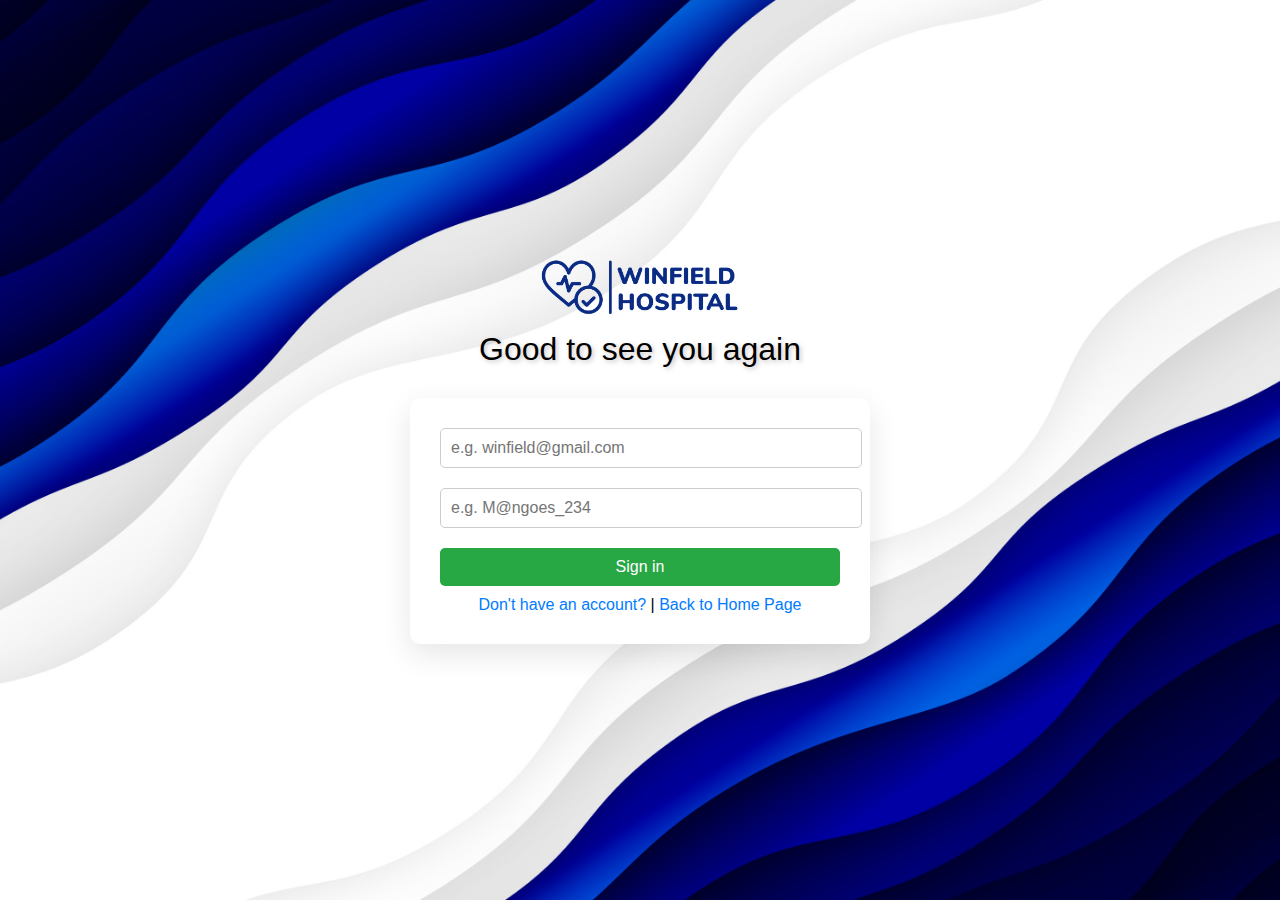
<file: login.html>
<!DOCTYPE html>
<html lang="en">
<head>
    <meta charset="UTF-8">
    <meta name="viewport" content="width=device-width, initial-scale=1.0">
    <title>Login Page</title>
    <link rel="stylesheet" href="login.css">
    <link rel="apple-touch-icon" sizes="120x120" href="apple-touch-icon.png">
    <link rel="icon" type="image/png" sizes="32x32" href="favicon_package_v0.16/favicon-32x32.png">
    <link rel="icon" type="image/png" sizes="16x16" href="favicon_package_v0.16/favicon-16x16.png">
    <link rel="manifest" href="site.webmanifest">
    <link rel="mask-icon" href="safari-pinned-tab.svg" color="#5bbad5">
    <meta name="msapplication-TileColor" content="#00aba9">
    <meta name="theme-color" content="#ffffff">
</head>
<body>
    <div class="background">
        <div class="logo">
            <img src="images/logo.png" alt="Logo">
        </div>
        <div class="welcome-message">Good to see you again</div>
        <div class="container">
            <form>
                <div class="form-group">
                    <input type="email" placeholder="e.g. winfield@gmail.com" required>
                </div>
                <div class="form-group">
                    <input type="password" placeholder="e.g. M@ngoes_234" required>
                </div>
                <button class="btn" type="submit">Sign in</button>
            </form>
            <div class="links">
                <a href="signup.html">Don't have an account?</a> | 
                <a href="index.html">Back to Home Page</a>
            </div>
        </div>
    </div>
</body>
</html>
</file>
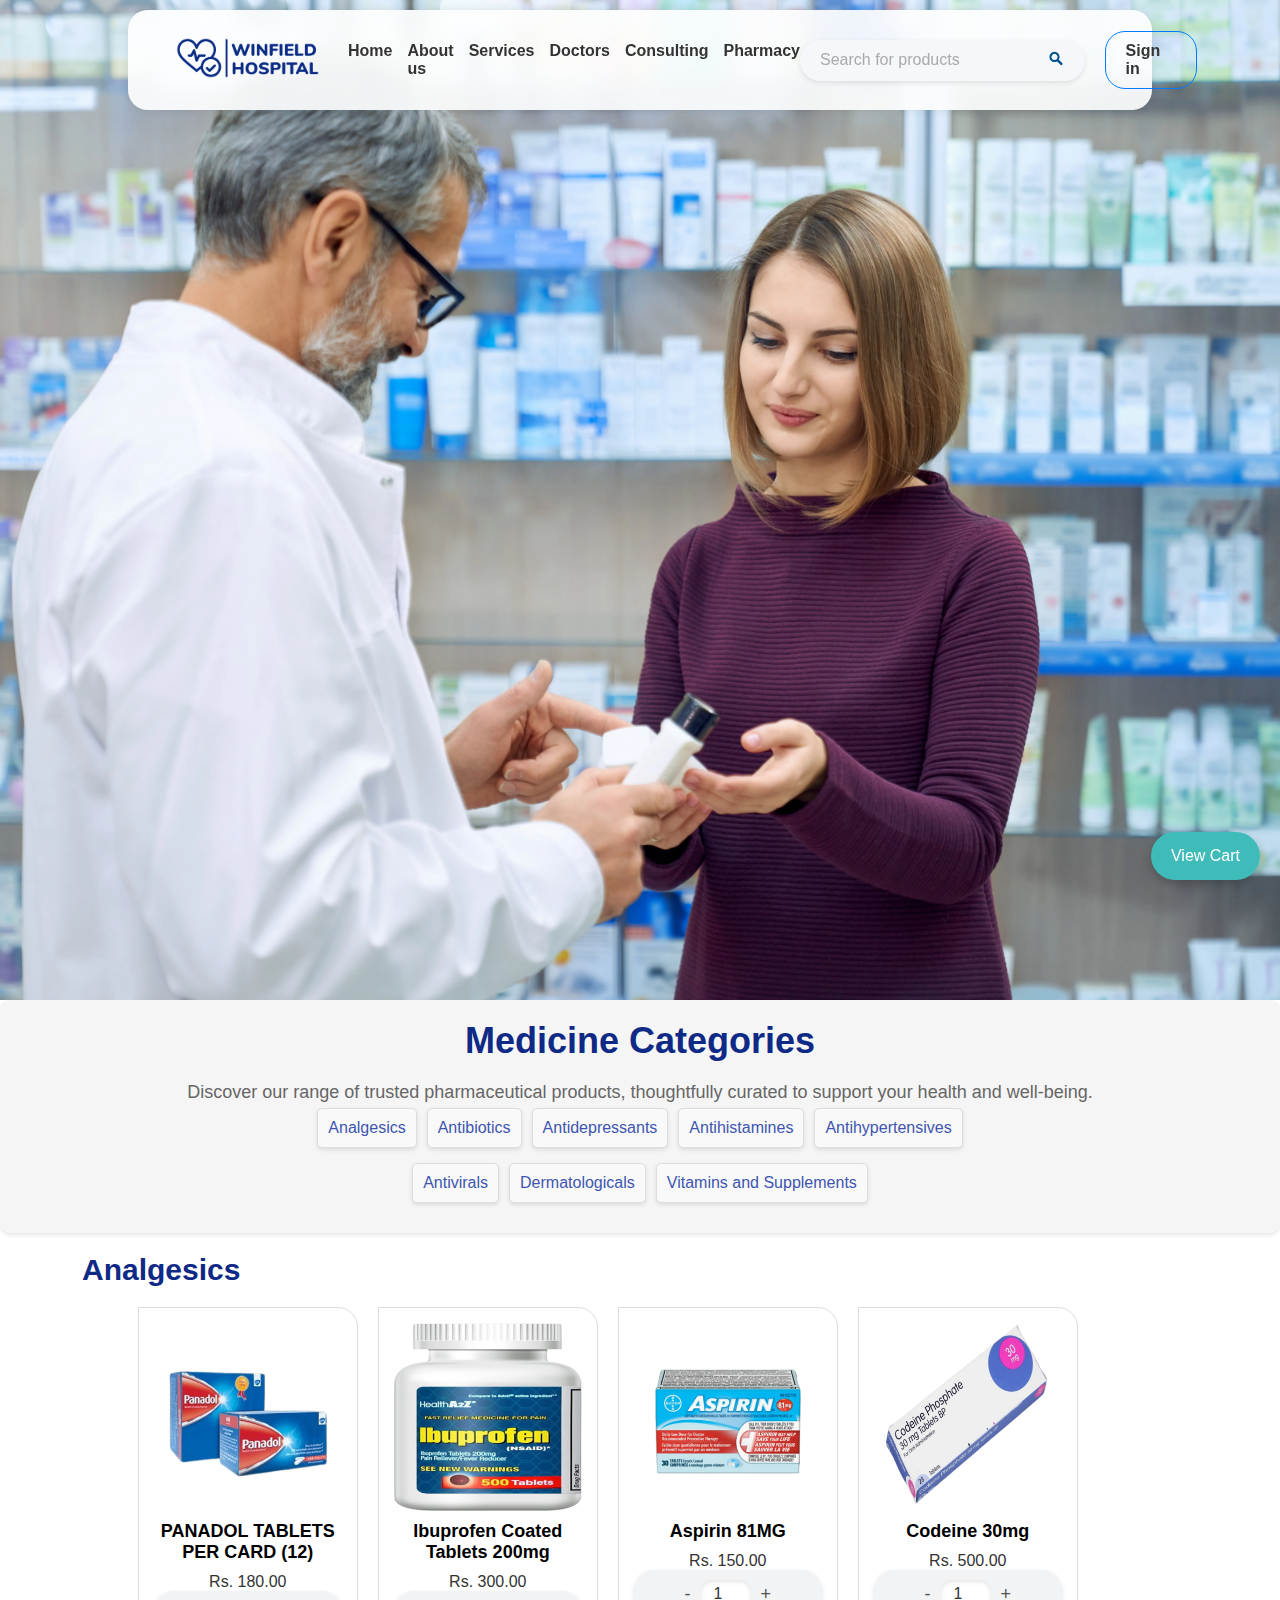
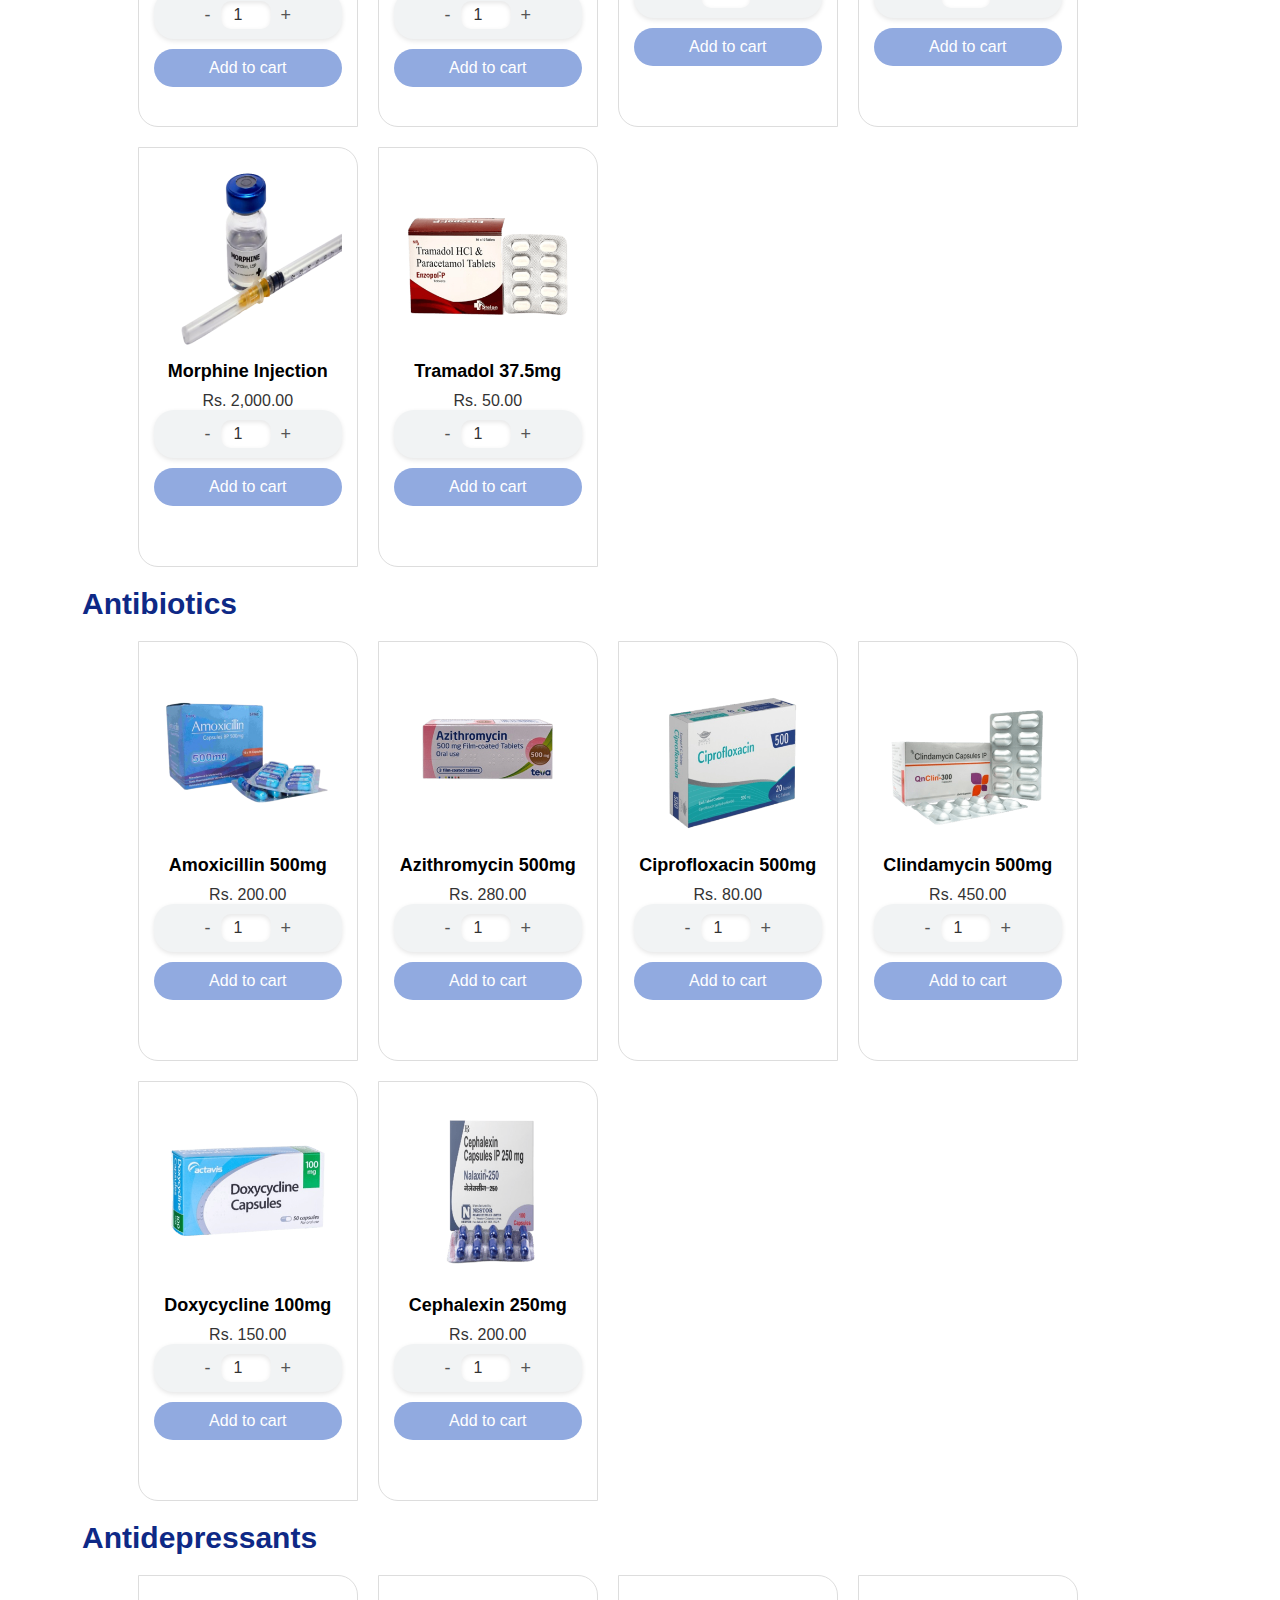
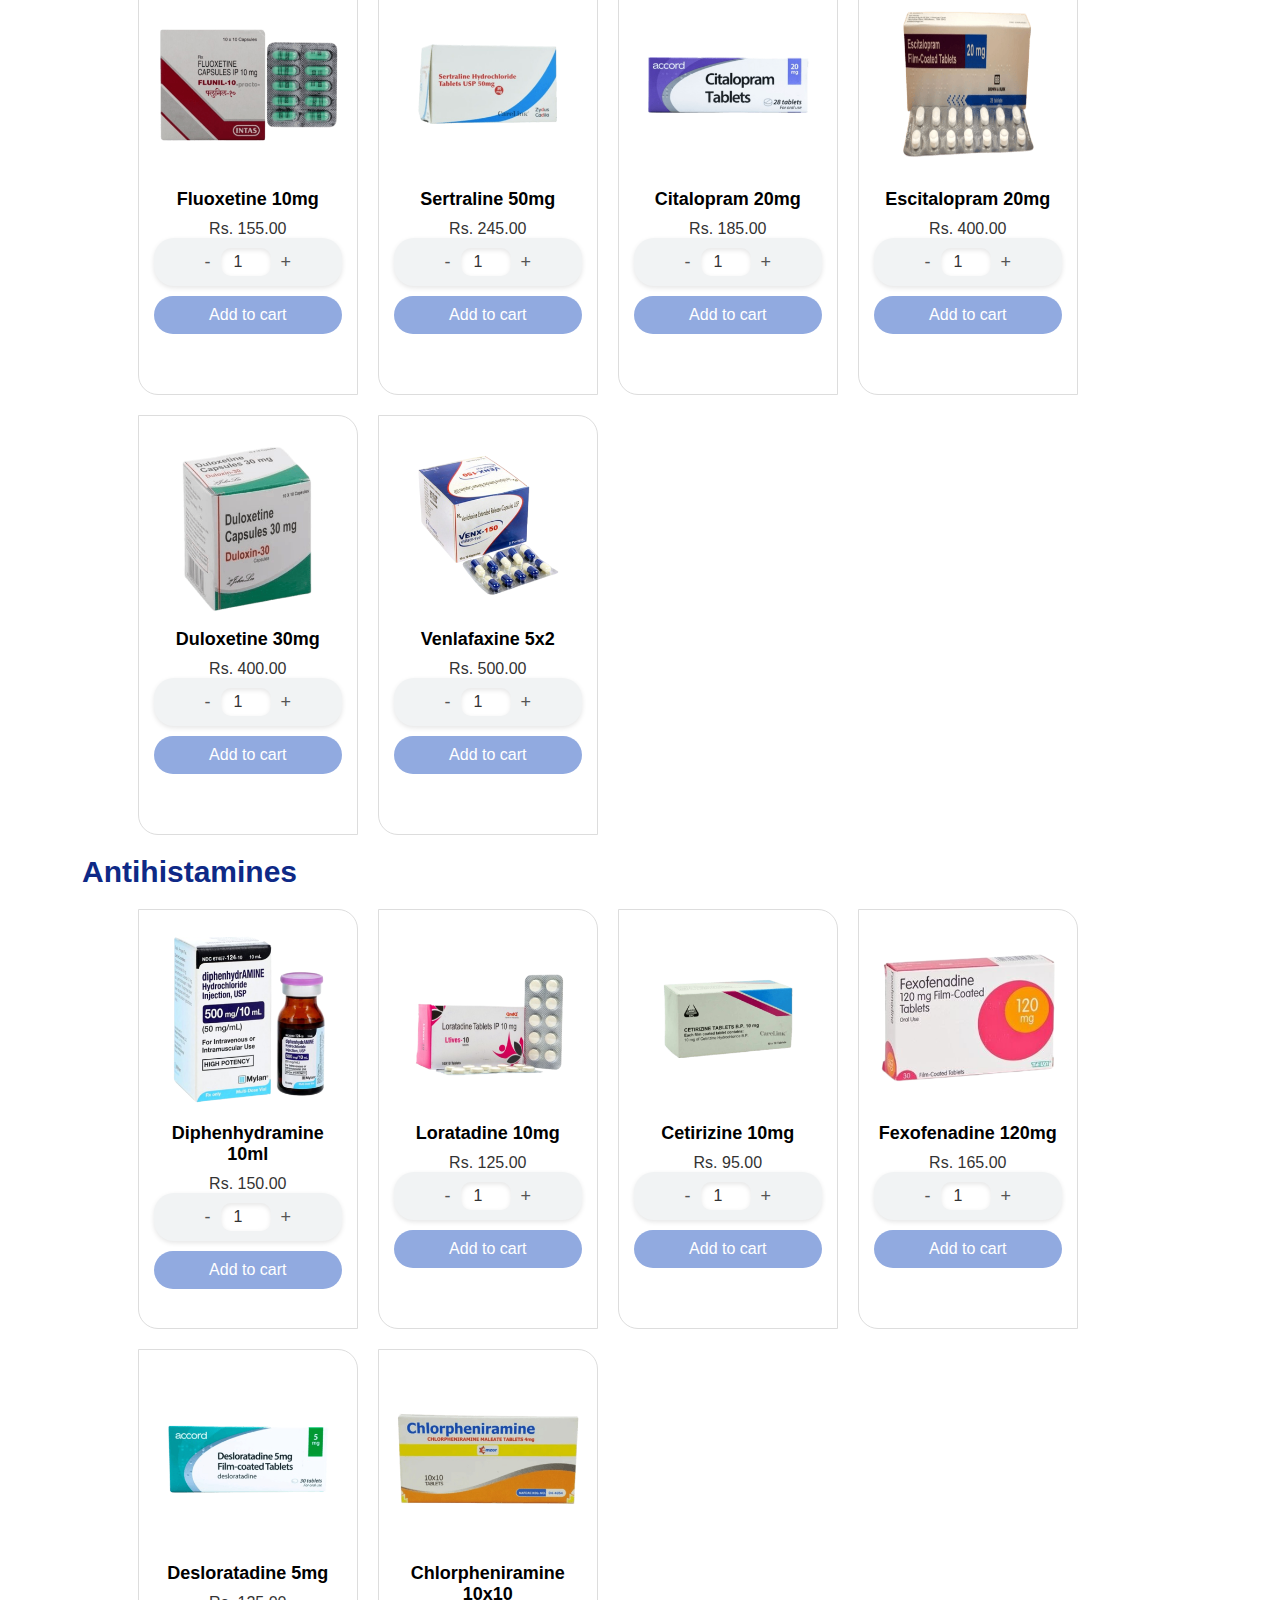
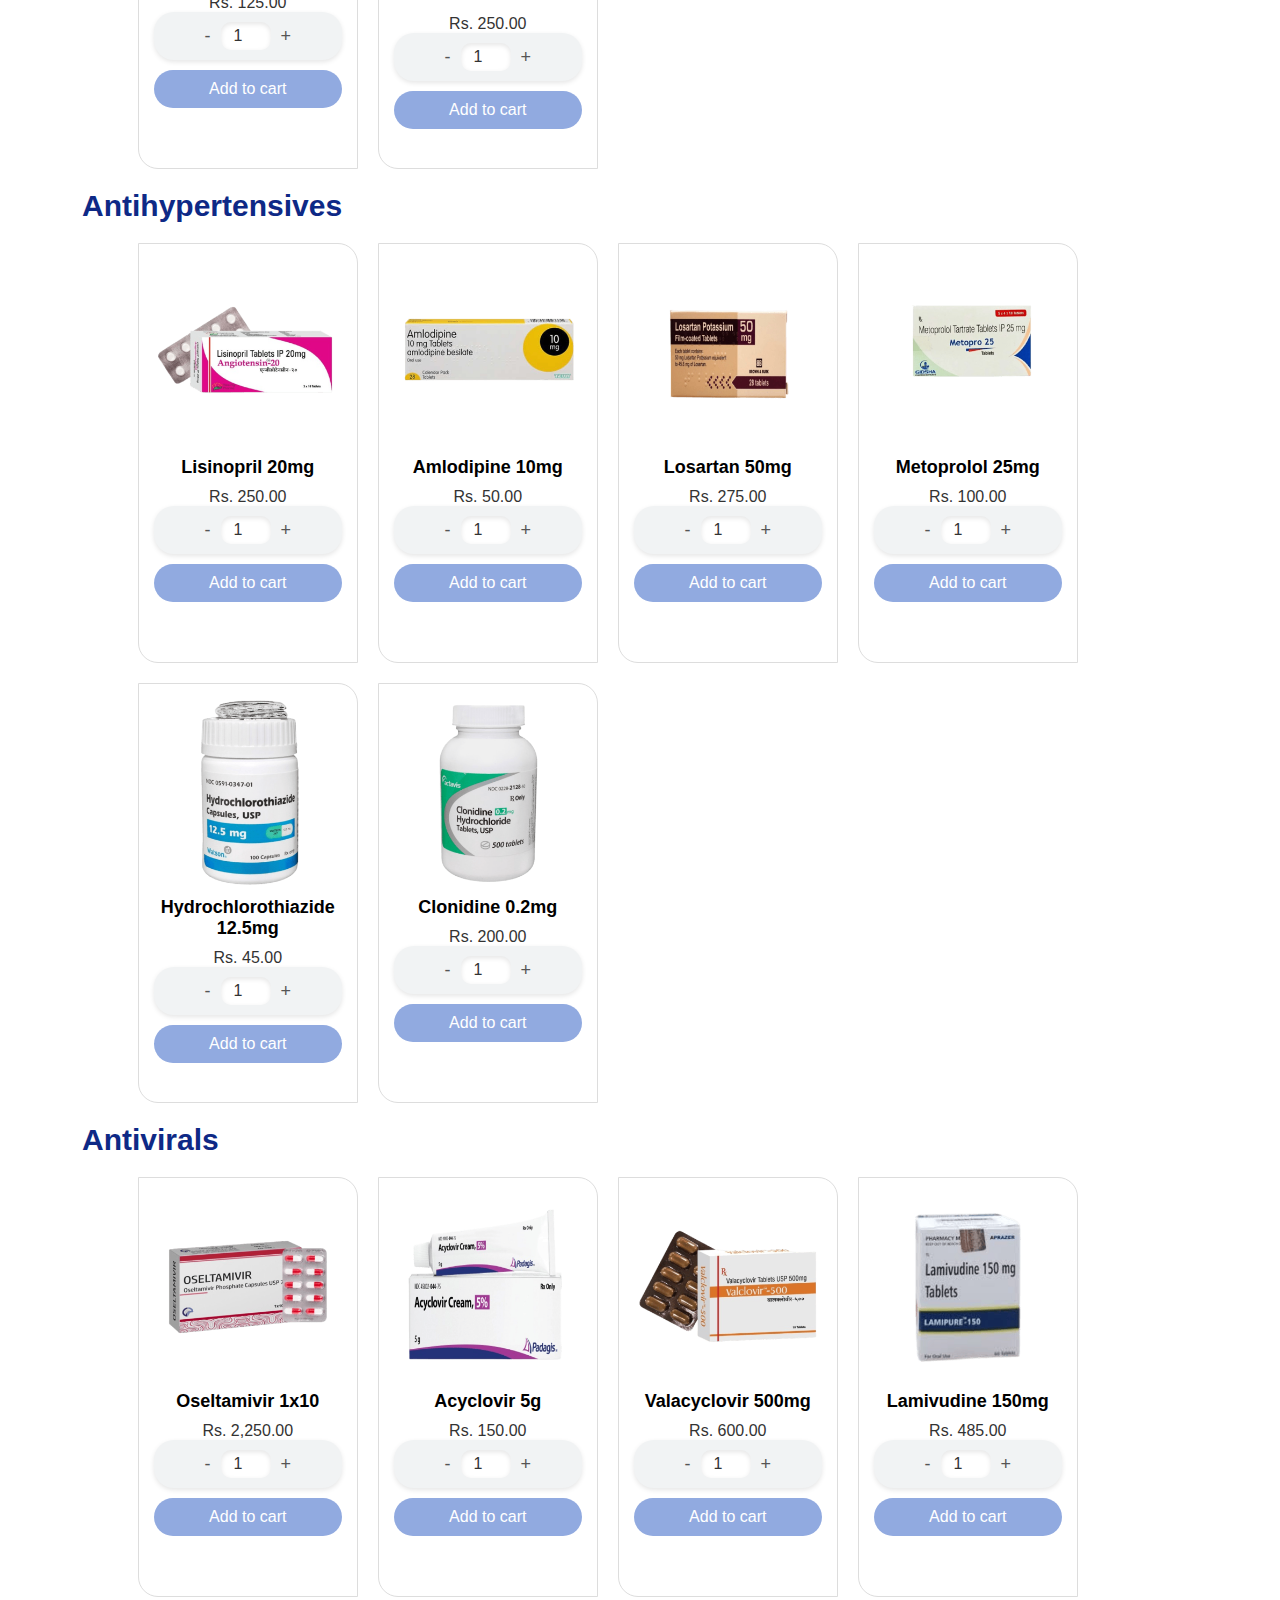
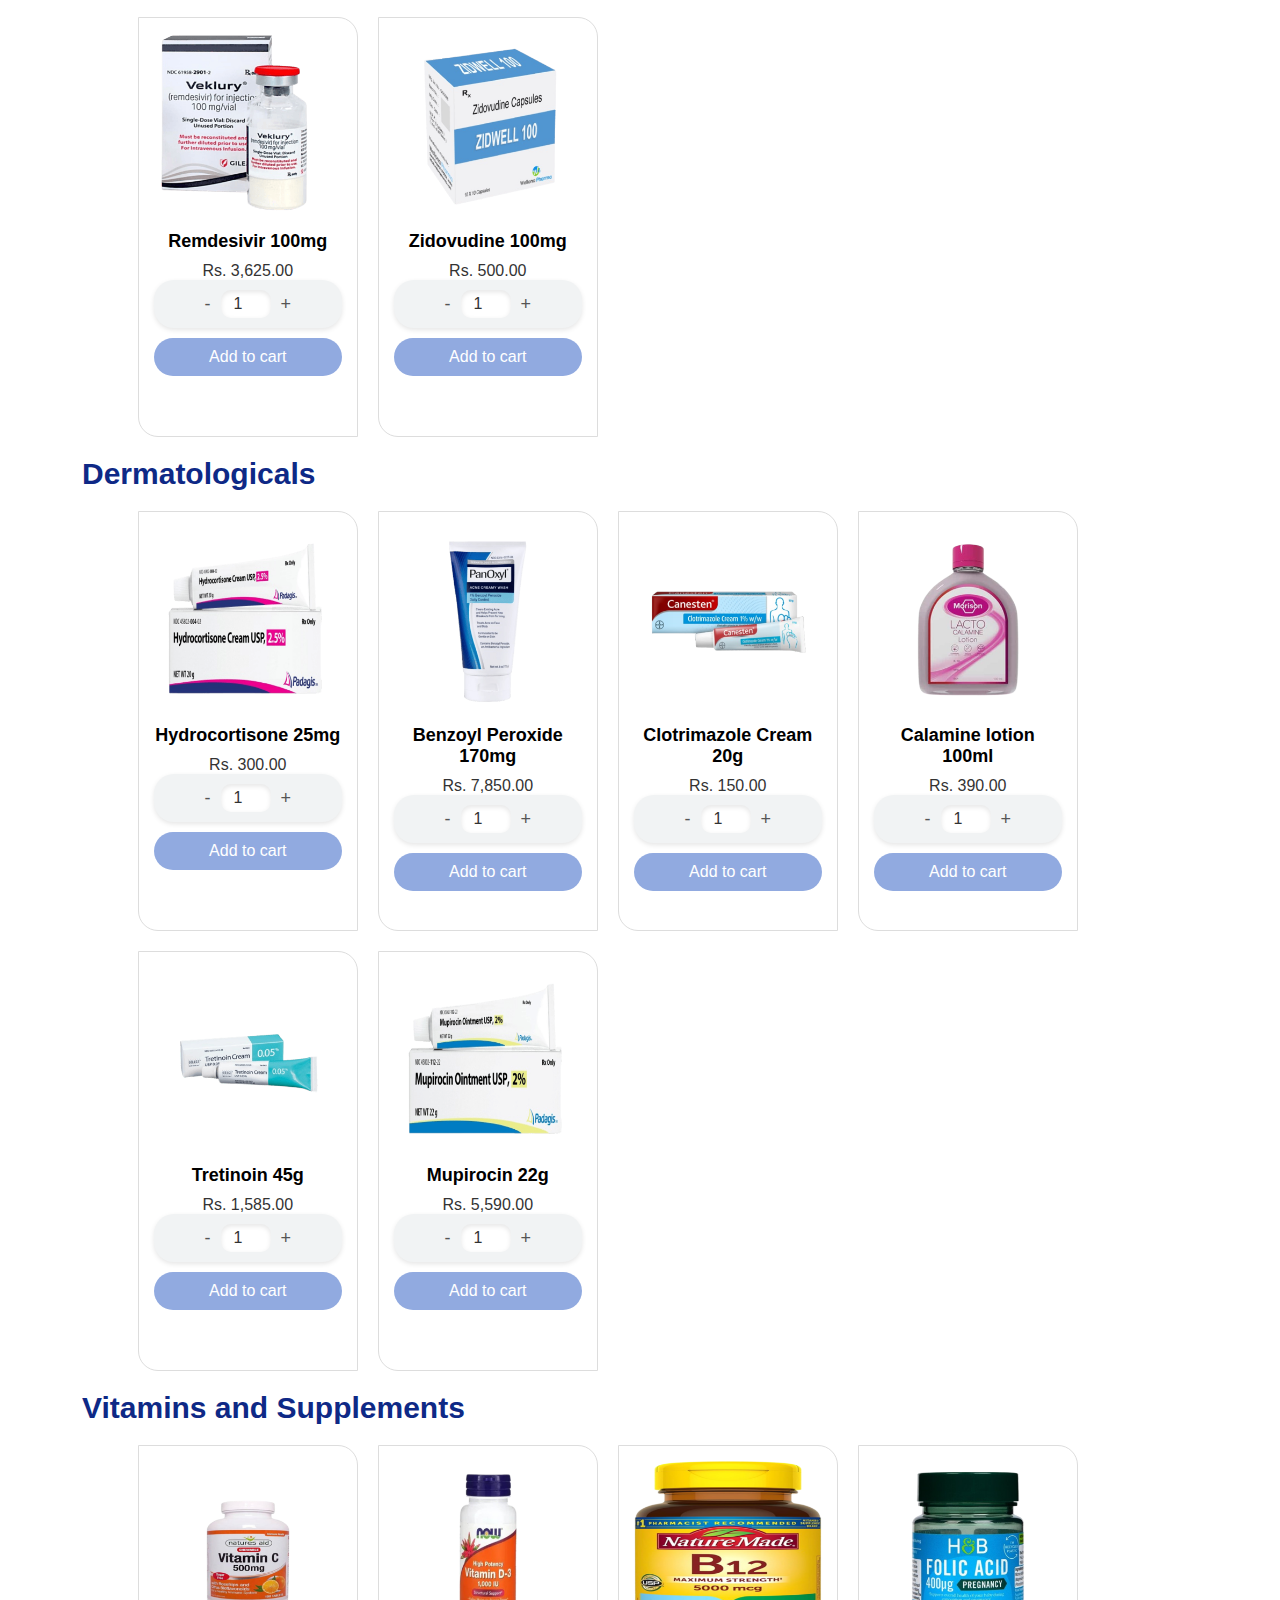
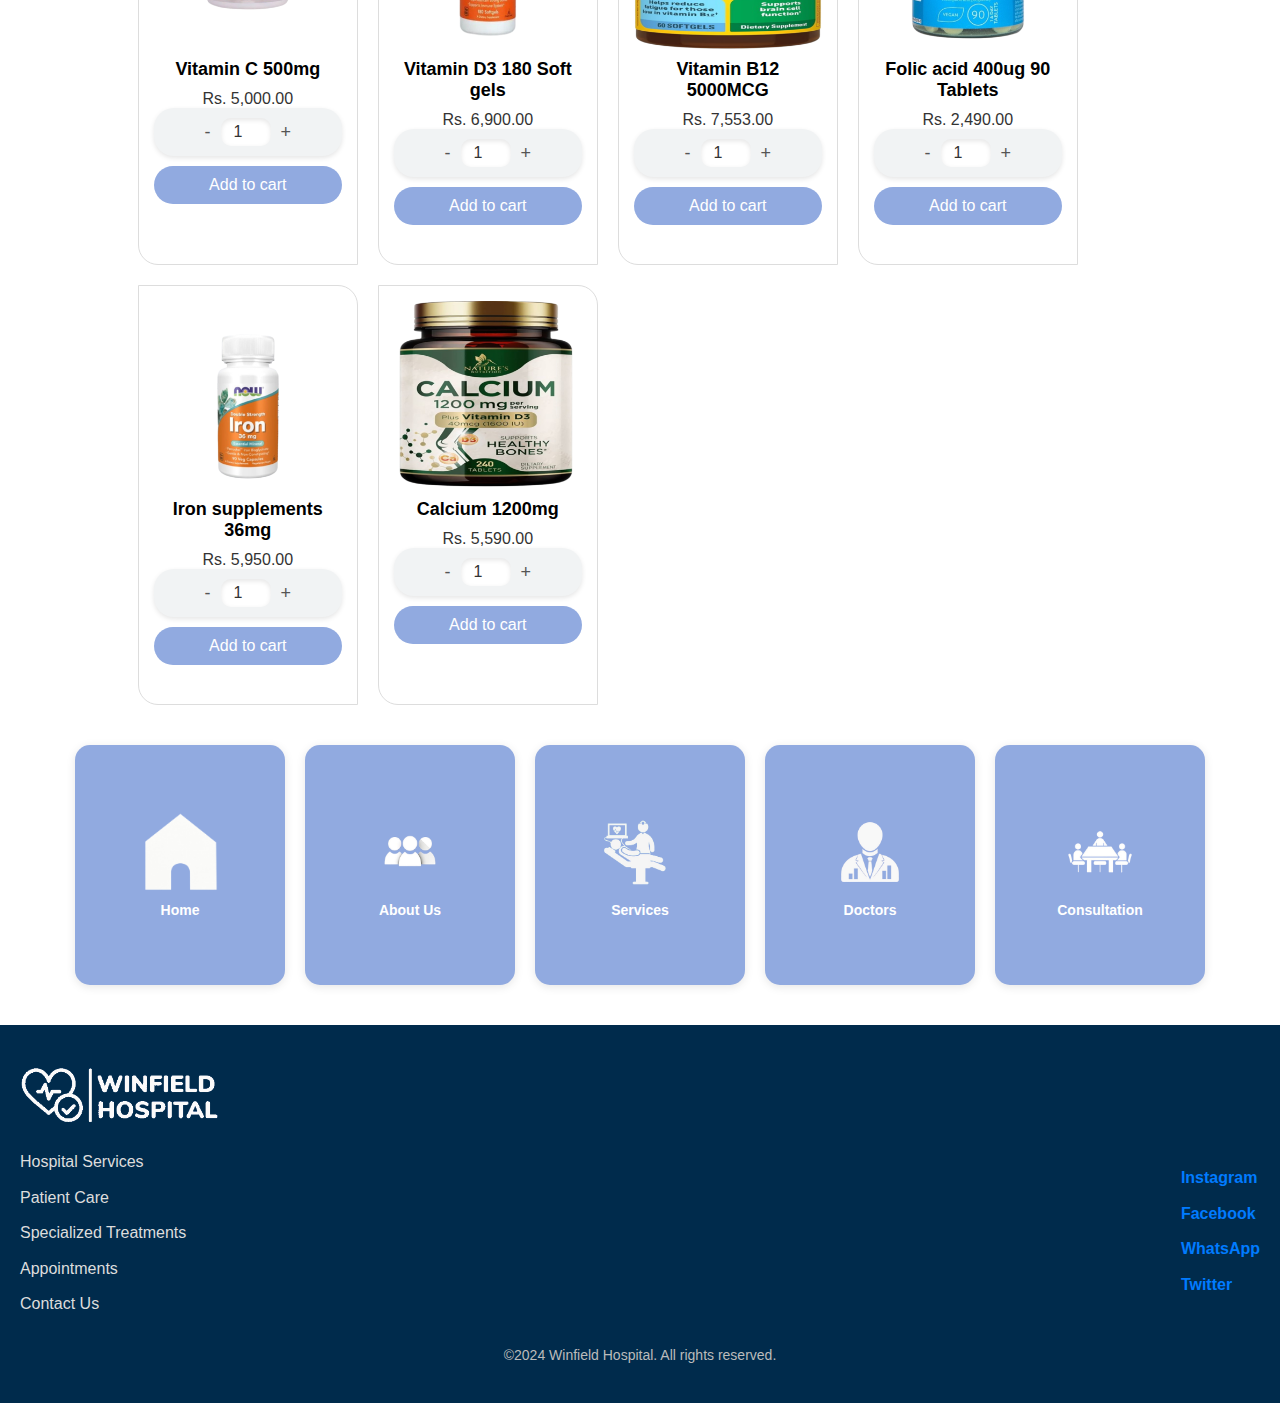
<file: pharmtest.html>
<!DOCTYPE html>
<html lang="en">
<head>
    <meta charset="UTF-8">
    <meta name="viewport" content="width=device-width, initial-scale=1.0">
    <title>Pharmacy</title>
    <link rel="stylesheet" href="testing/pharmstyles.css">
    <link rel="apple-touch-icon" sizes="120x120" href="apple-touch-icon.png">
    <link rel="icon" type="image/png" sizes="32x32" href="favicon_package_v0.16/favicon-32x32.png">
    <link rel="icon" type="image/png" sizes="16x16" href="favicon_package_v0.16/favicon-16x16.png">
    <link rel="manifest" href="site.webmanifest">
    <link rel="mask-icon" href="safari-pinned-tab.svg" color="#5bbad5">
    <meta name="msapplication-TileColor" content="#00aba9">
    <meta name="theme-color" content="#ffffff">
</head>
<body>

    <!-- Header Section -->
    <section class="main-image">
        <img src="images/pharmay-cover-image.webp" alt="Main Hospital Image">
        <header>
            <div class="logo">
                <img src="images/7061141-removebg-preview.png" alt="Hospital Logo">
            </div>
            <nav>
                <ul>
                    <li><a href="index.html">Home</a></li>
                    <li><a href="aboutus.html">About us</a></li>
                    <li><a href="services.html">Services</a></li>
                    <li><a href="doctors.html">Doctors</a></li>
                    <li><a href="consulting.html">Consulting</a></li>
                    <li><a href="pharmacy.html">Pharmacy</a></li>
                </ul>
            </nav>

            <div class="header-tools">
                <div class="search-box">
                    <input type="text" id="searchInput" placeholder="Search for products" />
                    <button type="submit">
                        <img src="Medicines/searchbar.png" alt="Search Icon" />
                    </button>
                </div>
                <a href="login.html" class="sign-in-btn">Sign in</a>
            </div>
        </header>
    </section>

    <!--Product Navigation-->

    <section class="intro">
        <h1>Medicine Categories </h1>
        <p class="intro-products">Discover our range of trusted pharmaceutical products, thoughtfully curated to support your health and well-being.</p>
    
        <div class="container">
            <ul class="product-list">
                <li><a href="#">Analgesics</a></li>
                <li><a href="#">Antibiotics</a></li>
                <li><a href="#">Antidepressants</a></li>                    
                <li><a href="#">Antihistamines</a></li>
                <li><a href="#">Antihypertensives</a></li>
                <li><a href="#">Antivirals</a></li>
                <li><a href="#">Dermatologicals</a></li>
                <li><a href="#">Vitamins and Supplements</a></li>
            </ul>
        </div>

    </section>

<!--Pharmacy Section-->
<section class="shop-section">
    <div class="shop-container">


        <main class="products" id="products-container">
            <!-- Products will be here -->
        </main>
    </div>
</section>

<!-- Icon Navigation -->
<section class="icon-navigation">
    <div class="icon-box">
        <a href="index.html">
            <img src="images/home_page_icon.png" alt="Home">
            <span>Home</span>
        </a>
    </div>
    <div class="icon-box">
        <a href="aboutus.html">
            <img src="images/about_2-removebg-preview.png" alt="About us">
            <span>About Us</span>
        </a>
    </div>
    <div class="icon-box">
        <a href="services.html">
            <img src="images/services.png" alt="Services">
            <span>Services</span>
        </a>
    </div>
    <div class="icon-box">
        <a href="doctors.html">
            <img src="images/doctor_doom-removebg-preview.png" alt="Doctors">
            <span>Doctors</span>
        </a>
    </div>
    <div class="icon-box">
        <a href="consulting.html">
            <img src="images/consultation-removebg-preview.png" alt="Consultation">
            <span>Consultation</span>
        </a>
    </div>
</section>

<!-- Footer -->
<footer class="footer">
    <section id="footer">
        <div class="footer-container">
            <div class="footer-left">
                <img src="images/logo-white.png" alt="Hospital Logo">
                <ul>
                    <a href="services.html"><li>Hospital Services</li></a>
                    <a href="services.html"><li>Patient Care</li></a>
                    <a href="services.html"><li>Specialized Treatments</li></a>
                    <a href="consulting.html"><li>Appointments</li></a>
                    <a href="aboutus.html"><li>Contact Us</li></a>
                </ul>
            </div>
            <div class="footer-right">
                <ul>
                    <li><a href="https://www.instagram.com/">Instagram</a></li>
                    <li><a href="https://web.facebook.com/">Facebook</a></li>
                    <li><a href="https://web.whatsapp.com/">WhatsApp</a></li>
                    <li><a href="https://x.com/">Twitter</a></li>
                </ul>
            </div>
        </div>
        <div class="footer-bottom">
            <p>&copy;2024 Winfield Hospital. All rights reserved.</p>
        </div>
    </section>
</footer>

<div id="toast" class="toast">Item added to cart</div>

<!-- Pop-up menu -->
<div id="cartModal" class="modal">
    <div class="modal-content">
        <span class="close">&times;</span>
        <h2>Your Cart</h2>
        <table>
            <thead>
                <tr>
                    <th>Medicine Name</th>
                    <th>Quantity</th>
                    <th>Price (Rs.)</th>
                    <th>Total (Rs.)</th>
                </tr>
            </thead>
            <tbody id="cartItems">
                <!-- Dynamic Stuff will be here -->
            </tbody>
        </table>

                <!-- Cart buttons -->
                <div class="cart-action-buttons">
                    <button id="addToFavouritesBtn" class="cart-action-btn">Add to Favourites</button>
                    <button id="applyFavouritesBtn" class="cart-action-btn">Apply Favourites</button>
                    <button id="clearCartBtn" class="cart-action-btn">Clear Cart</button>
                </div>

        <button class="checkout-btn">Checkout</button>


    </div>
</div>

<!-- View Cart Button -->
<button id="viewCartBtn" class="view-cart-btn">View Cart</button>

<script src="script.js" defer></script>
</body>
</html>
</file>
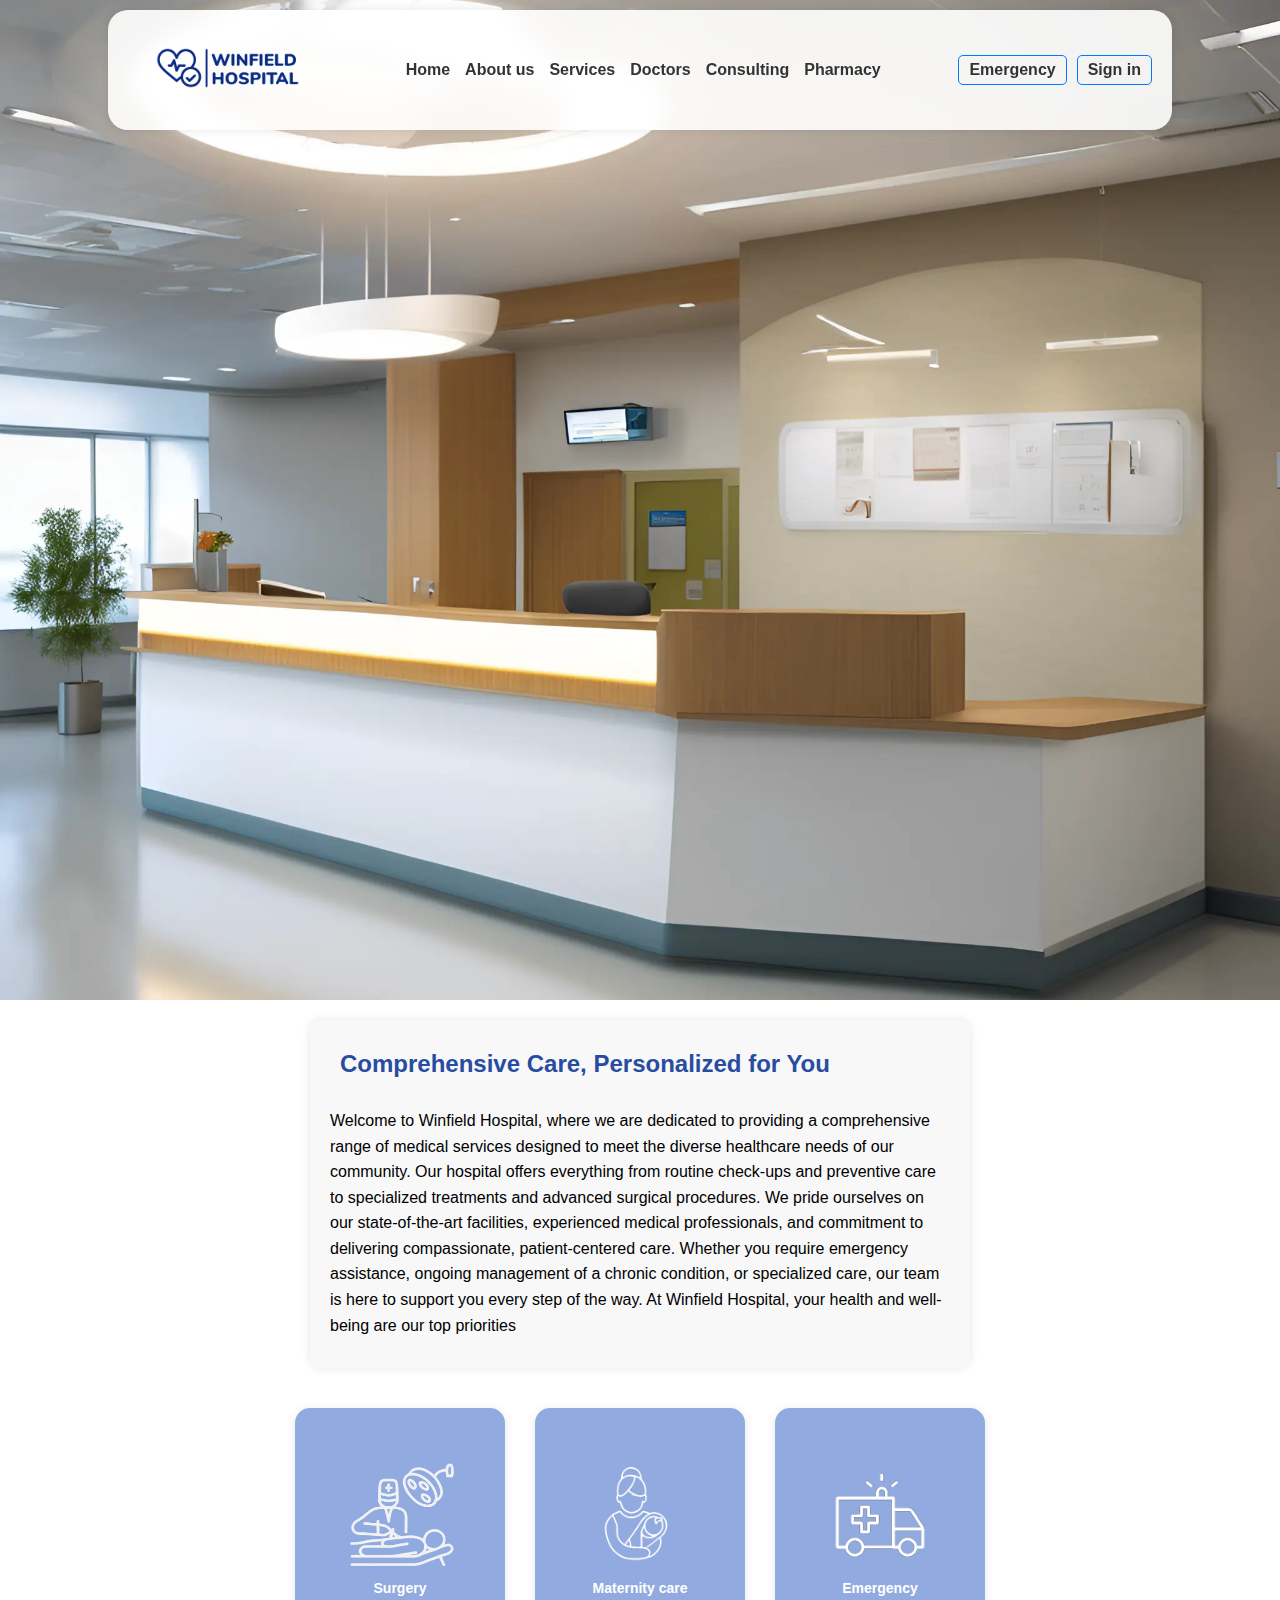
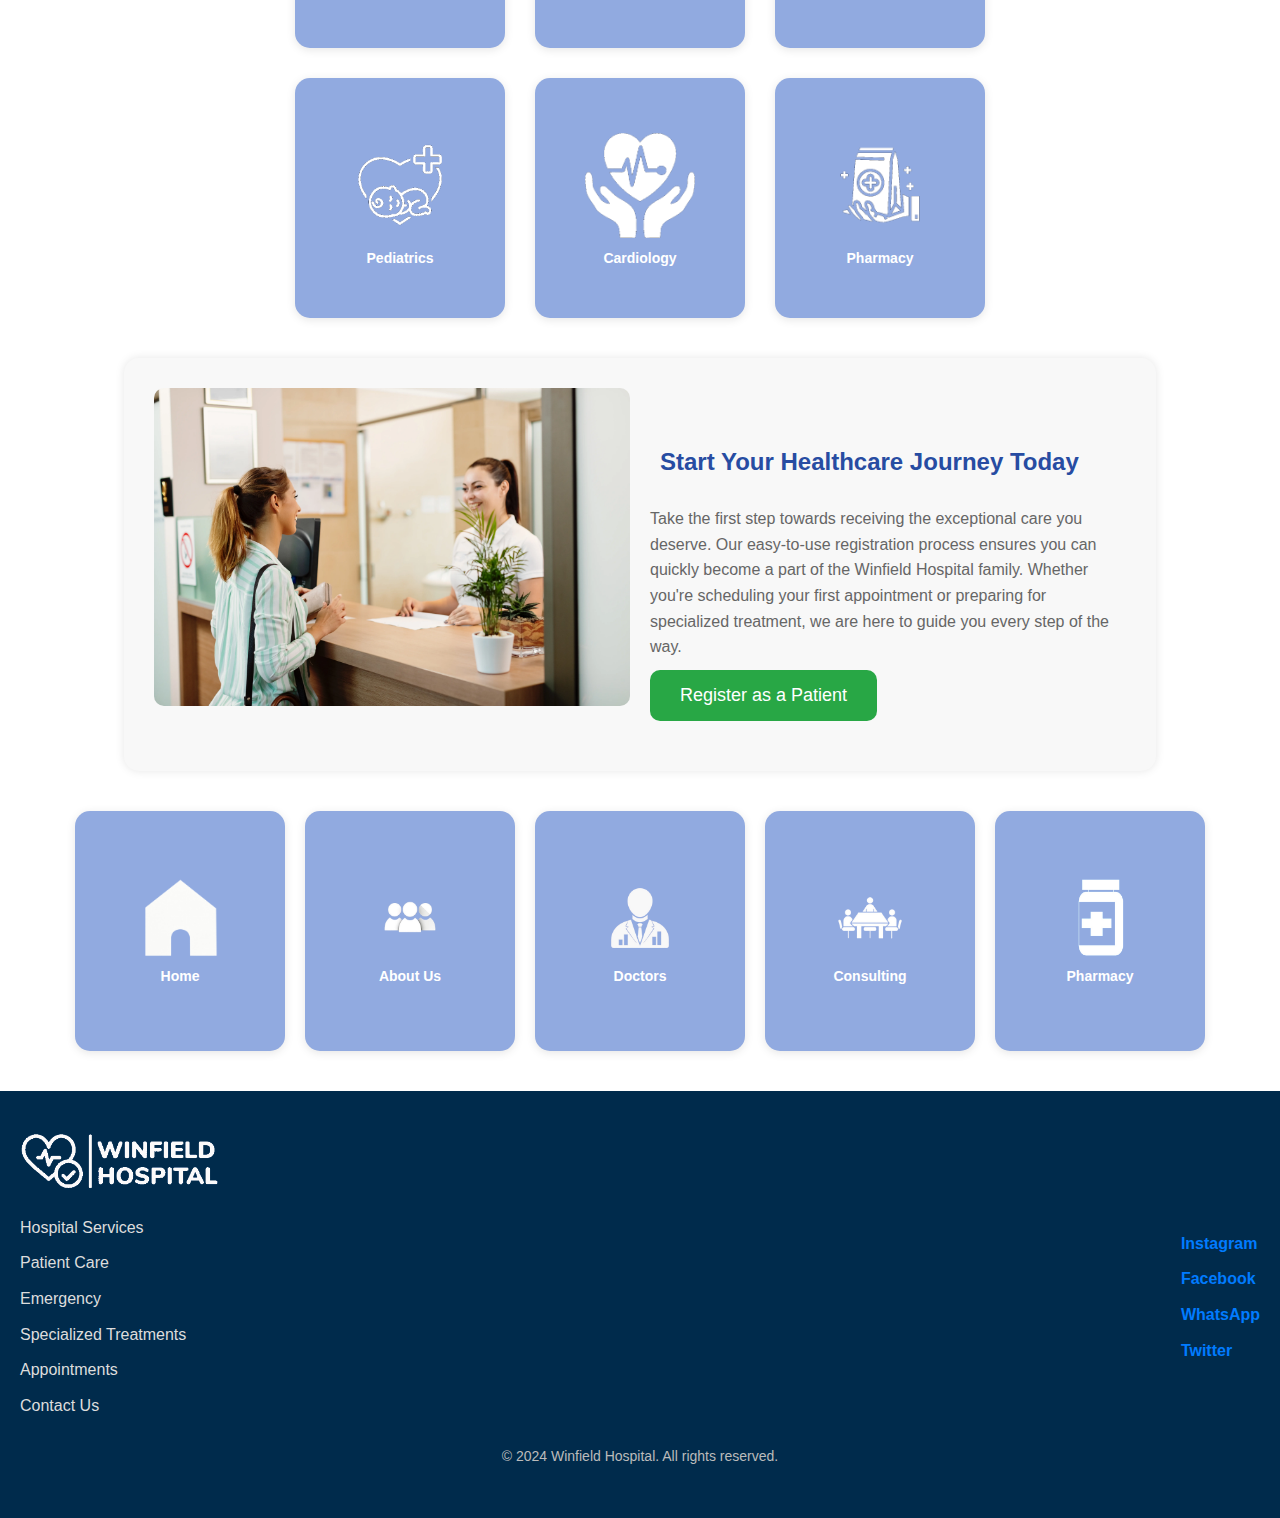
<file: services.html>
<!DOCTYPE html>
<html lang="en">
<head>
    <meta charset="UTF-8">
    <meta name="viewport" content="width=device-width, initial-scale=1.0">
    <title>Services</title>
    <link rel="stylesheet" href="styles.css">
    <link rel="apple-touch-icon" sizes="120x120" href="apple-touch-icon.png">
    <link rel="icon" type="image/png" sizes="32x32" href="favicon_package_v0.16/favicon-32x32.png">
    <link rel="icon" type="image/png" sizes="16x16" href="favicon_package_v0.16/favicon-16x16.png">
    <link rel="manifest" href="site.webmanifest">
    <link rel="mask-icon" href="safari-pinned-tab.svg" color="#5bbad5">
    <meta name="msapplication-TileColor" content="#00aba9">
    <meta name="theme-color" content="#ffffff">
</head>
<body>
        <!-- Header Section -->
    <section class="main-image">
        <img src="images/hospital-services.webp" alt="Main Hospital Image">
        <header>
            <div class="logo">
                <img src="images/7061141-removebg-preview.png" alt="Hospital Logo">
            </div>
            <nav>
                <ul>
                    <li><a href="index.html">Home</a></li>
                    <li><a href="aboutus.html">About us</a></li>
                    <li><a href="services.html">Services</a></li>
                    <li><a href="doctors.html">Doctors</a></li>
                    <li><a href="consulting.html">Consulting</a></li>
                    <li><a href="pharmtest.html">Pharmacy</a></li>
                </ul>
            </nav>
            <div class="emergency-signin">
                <a href="#footer">Emergency</a>
                <a href="login.html">Sign in</a>
            </div>
        </header>
    </section>

        <!-- Content Section -->
    <section class="content">
        <div class="content-box">
            <h2>Comprehensive Care, Personalized for You</h2>
            <p>Welcome to   Winfield Hospital, where we are dedicated to providing a comprehensive range of medical services designed to meet the diverse healthcare needs of our community. Our hospital offers everything from routine check-ups and preventive care to specialized treatments and advanced surgical procedures. We pride ourselves on our state-of-the-art facilities, experienced medical professionals, and commitment to delivering compassionate, patient-centered care. Whether you require emergency assistance, ongoing management of a chronic condition, or specialized care, our team is here to support you every step of the way. At Winfield Hospital, your health and well-being are our top priorities</p>
        </div>
    </section>

    <!--Services Flex Boxes--> 
    <section class="services-section">
        <div class="service-item">
            <a href="doctors.html">
            <img src="images/Surgery-Icon.png" alt="Surgery">
            <p>Surgery</p>
            </a>
        </div>
        <div class="service-item">
            <a href="doctors.html">
            <img src="images/Maternity-1.png" alt="Maternity care">
            <p>Maternity care</p>
            </a>
        </div>
        <div class="service-item">
            <a href="#footer">
            <img src="images/ambulance-icon.png" alt="Emergency">
            <p>Emergency</p>
            </a>
        </div>
        <div class="service-item">
            <a href="doctors.html">
            <img src="images/pediatrics-2.png" alt="Pediatrics">
            <p>Pediatrics</p>
            </a>
        </div>
        <div class="service-item">
            <a href="doctors.html">
            <img src="images/Cardiology.png" alt="Cardiology">
            <p>Cardiology</p>
            </a>
        </div>
        <div class="service-item">
            <a href="pharmtest.html">
            <img src="images/Pharmacy-3.png" alt="Pharmacy">
            <p>Pharmacy</p>
            </a>
        </div>
    </section>

    <section class="content-section">
        <div class="content-box">
            <div class="content-item">
                <img src="images/consultation-button.webp" alt="Description of image 1">
            </div>
            <div class="content-item">
                <h2 id="service_header">Start Your Healthcare Journey Today</h2>
                <p>Take the first step towards receiving the exceptional care you deserve. Our easy-to-use registration process ensures you can quickly become a part of the Winfield Hospital family. Whether you're scheduling your first appointment or preparing for specialized treatment, we are here to guide you every step of the way.</p>
                <div class="register-cta">
                    <a href="consulting.html" class="btn-register">Register as a Patient</a>
                </div>              
            </div>
        </div>
    </section>
    <!--Icon Navigation-->
    <section class="icon-navigation">
        <div class="icon-box">
            <a href="index.html">
                <img src="images/home_page_icon.png" alt="About Us">
                <span>Home</span>
            </a>
        </div>
        <div class="icon-box">
            <a href="aboutus.html">
                <img src="images/about_2-removebg-preview.png" alt="About Us">
                <span>About Us</span>
            </a>
        </div>
        <div class="icon-box">
            <a href="doctors.html">
                <img src="images/doctor_doom-removebg-preview.png" alt="Doctors">
                <span>Doctors</span>
            </a>
        </div>
        <div class="icon-box">
            <a href="consulting.html">
                <img src="images/consultation-removebg-preview.png" alt="Consulting">
                <span>Consulting</span>
            </a>
        </div>
        <div class="icon-box">
            <a href="pharmtest.html">
                <img src="images/medicine 2.png" alt="Pharmacy">
                <span>Pharmacy</span>
            </a>
        </div>
    </section>

    <!--footer-->
    <footer class="footer">
        <section id="footer">
        <div class="footer-container">
            <div class="footer-left">
                <img src="images/logo-white.png" alt="Hospital Logo">
                <ul>
                    <a href="services.html"><li>Hospital Services</li></a>
                    <a href="services.html"><li>Patient Care</li></a>
                    <li>Emergency</li></a>
                    <a href="services.html"><li>Specialized Treatments</li></a>
                    <a href="consulting.html"><li>Appointments</li></a>
                    <a href="aboutus.html"><li>Contact Us</li></a>
                </ul>
            </div>
            <div class="footer-right">
                <ul>
                    <li><a href="https://www.instagram.com/">Instagram</a></li>
                    <li><a href="https://web.facebook.com/">Facebook</a></li>
                    <li><a href="https://web.whatsapp.com/">WhatsApp</a></li>
                    <li><a href="https://x.com/">Twitter</a></li>
                </ul>
            </div>
        </div>
        <div class="footer-bottom">
            <p>&copy; 2024 Winfield Hospital. All rights reserved.</p>
        </div>
        </section>
    </footer>
</body>
</html>
</file>
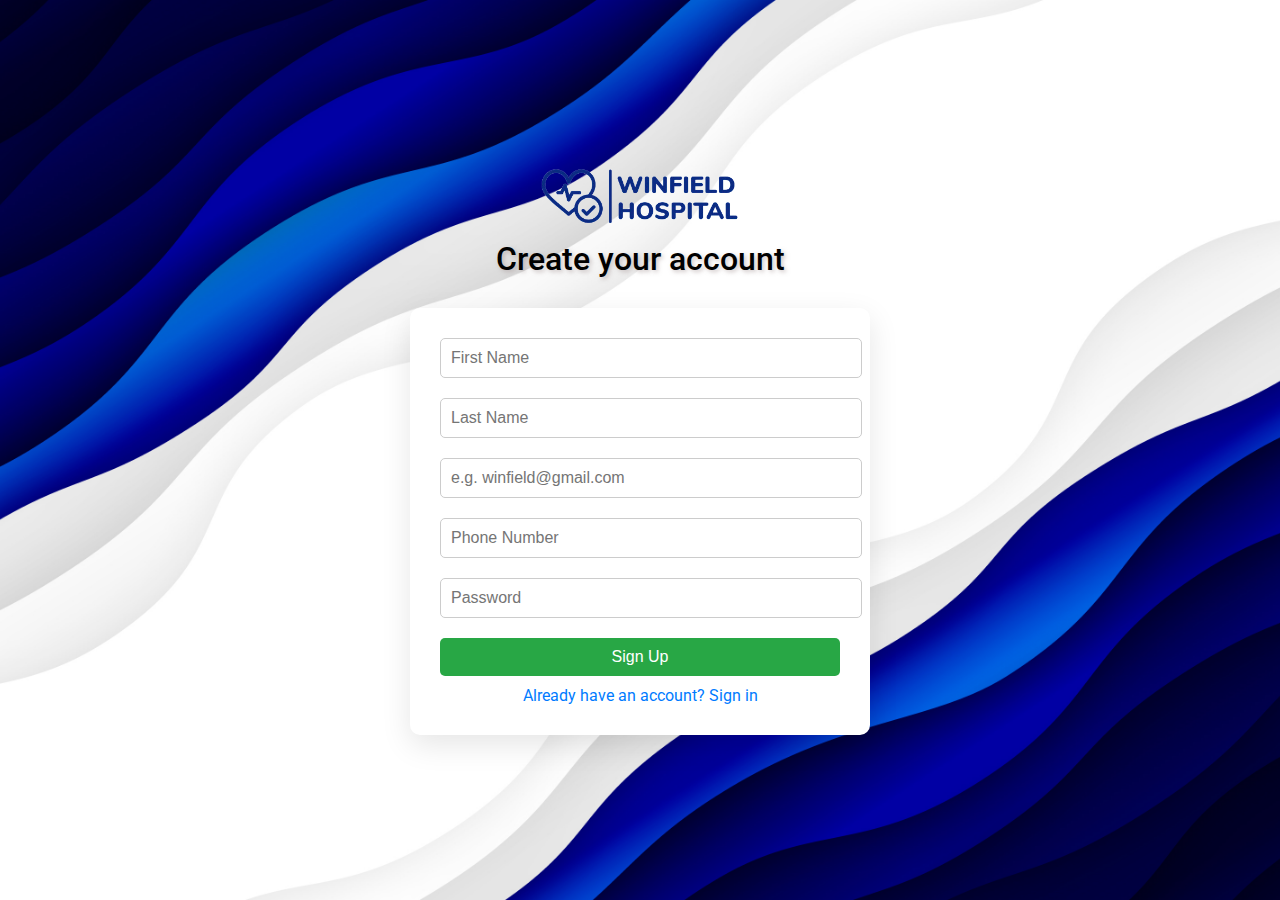
<file: signup.html>
<!DOCTYPE html>
<html lang="en">
<head>
    <meta charset="UTF-8">
    <meta name="viewport" content="width=device-width, initial-scale=1.0">
    <title>Sign Up Page</title>
    <link href="https://fonts.googleapis.com/css2?family=Roboto:wght@400;500&display=swap" rel="stylesheet">
    <link rel="stylesheet" href="login.css">
    <link rel="apple-touch-icon" sizes="120x120" href="apple-touch-icon.png">
    <link rel="icon" type="image/png" sizes="32x32" href="favicon_package_v0.16/favicon-32x32.png">
    <link rel="icon" type="image/png" sizes="16x16" href="favicon_package_v0.16/favicon-16x16.png">
    <link rel="manifest" href="site.webmanifest">
    <link rel="mask-icon" href="safari-pinned-tab.svg" color="#5bbad5">
    <meta name="msapplication-TileColor" content="#00aba9">
    <meta name="theme-color" content="#ffffff">
</head>
<body>
    <div class="background">
        <div class="logo">
            <img src="images/logo.png" alt="Logo">
        </div>
        <div class="welcome-message">Create your account</div>
        <div class="container">
            <form>
                <div class="form-group">
                    <input type="text" placeholder="First Name" required>
                </div>
                <div class="form-group">
                    <input type="text" placeholder="Last Name" required>
                </div>
                <div class="form-group">
                    <input type="email" placeholder="e.g. winfield@gmail.com" required>
                </div>
                <div class="form-group">
                    <input type="tel" placeholder="Phone Number" required>
                </div>
                <div class="form-group">
                    <input type="password" placeholder="Password" required>
                </div>
                <button class="btn" type="submit">Sign Up</button>
            </form>
            <div class="links">
                <a href="login.html">Already have an account? Sign in</a>
            </div>
        </div>
    </div>
</body>
</html>
</file>
<file: styles.css>
/* Common CSS */
/*header*/

body {
    font-family: Arial, sans-serif;
    margin: 0;
    padding: 0;
}

.main-image {
    position: relative;
    width: 100%;
    height: 1000px; 
    overflow: hidden;
}

.main-image img {
    width: 100%;
    height: 100%;
    object-fit: cover;
}


header {
    position: absolute;
    top: 10px; 
    left: 50%;
    transform: translateX(-50%); /* used to center horizontally */
    display: flex;
    justify-content: space-between;
    align-items: center;
    background-color: rgba(255, 255, 255, 0.9);
    padding: 10px 20px;
    border-radius: 20px;
    width: 80%; 
    box-shadow: 0px 0px 10px rgba(0, 0, 0, 0.1);
    backdrop-filter: blur(10px); 
    height: 100px;
}

.logo img {
    width: 200px;
    height: auto;
}

nav ul {
    list-style: none;
    display: flex;
    gap: 15px;
    margin: 0;
    padding: 0;
}

nav ul li a {
    text-decoration: none;
    color: #333;
    font-weight: bold;
}

nav ul li a:hover {
    color: #007bff;  
}

.emergency-signin {
    display: flex;
    gap: 10px;
}

.emergency-signin a {
    text-decoration: none;
    color: #333;
    font-weight: bold;
    border: 1px solid #007bff;
    padding: 5px 10px;
    border-radius: 5px;
}

.emergency-signin a:hover {
    background-color: #007bff; 
    color: #fff;
}

/* icon navigation section */
.icon-navigation {
    display: flex;
    justify-content: center;
    align-items: center;
    flex-wrap: wrap;
    padding: 20px;
    gap: 20px;
}

.icon-box {
    width: 210px; 
    height: 240px; 
    display: flex;
    flex-direction: column;
    justify-content: center;
    align-items: center;
    text-align: center;
    border-radius: 15px;
    box-shadow: 0 2px 10px rgba(0, 0, 0, 0.1); 
    transition: transform 0.2s; 
    background-color: rgba(145, 170, 224);
}

.icon-box:hover {
    transform: scale(1.05);
    background-color: #3fbcb9;
    
}

.icon-box img {
    width: 80px; 
    height: 80px; 
    object-fit: contain; 
    margin-bottom: 10px; 
}

.icon-box span {
    font-size: 14px;
    font-weight: bold;
    color: #ffffff; 
}

.icon-box a {
    text-decoration: none; 
    color: inherit; /* Inherit text color */
    display: flex;
    flex-direction: column;
    align-items: center;
}

/*footer*/
.footer {
    background-color: #002b4c; 
    color: #fff;
    padding: 40px 20px;

    margin-top: 20px;
}

.footer-container {
    display: flex;
    justify-content: space-between;
    align-items: flex-start;
    flex-wrap: wrap;
    gap: 20px;
}

.footer-left, .footer-right {
    flex: 1;
}

.footer-left img {
    width: 200px; 
    height: auto;
    margin-bottom: 20px;
}

.footer-left ul, .footer-right ul {
    list-style-type: none;
    padding: 0;
    margin: 0;
}

.footer-left ul li, .footer-right ul li {
    margin-bottom: 10px;
    line-height: 1.6;
}

.footer-left ul li {
    color: #ddd; 
}
.footer-left a {
    text-decoration: none;
}
.footer-right ul{
    text-align: left;
    margin-left: 700px;
    margin-top: 100px;
}
.footer-right ul li a {
    color: #007bff; 
    text-decoration: none;
    font-weight: bold;

}

.footer-right ul li a:hover {
    color: #fff; 
}

.footer-bottom {
    text-align: center;
    margin-top: 20px;
    font-size: 14px;
    color: #bbb; 
}

/* Common CSS media query*/

@media (max-width: 767px) {
    header {
        flex-direction: column;
        padding: 20px;
        height: auto;
        text-align: center; 
    }

    .logo {
        margin-bottom: 10px;
    }

    .main-image img {

        object-position: -450px; 
    }
    .logo img {

        object-position: 0px;
    }

    nav {
        width: 100%; 
    }
    
    nav ul {
        flex-wrap: wrap;
        gap: 10px;
        justify-content: center; 
        padding: 0;
        margin: 0;
    }
    
    nav ul li {
        display: inline-flex;
    }

    nav ul li a {
        text-align: center;
        display: block; 
        padding: 8px 12px;
    }
    
    .emergency-signin {
        flex-direction: row; 
        gap: 20px; 
        justify-content: center; 
        align-items: center;
        margin-top: 10px;
    }
    
    .emergency-signin a {
        text-align: center; 
        padding: 8px 12px; 
    }

    .footer {
        padding: 20px 10px;
    }

    .footer-left img {
        width: 150px;
    }

    .footer-right ul {
        margin-left: 0;
        margin-top: 10px;
        text-align: center;
    }
}

/* home page */
/* about hospital section  */
.content {
    padding: 20px;
    display: flex;
    justify-content: center;

}

.content-box {
    width: 50%;
    background-color: #f8f8f8;
    padding: 20px;
    border-radius: 10px;
    box-shadow: 0px 0px 10px rgba(0, 0, 0, 0.1);
}

.content-box h2 {
    margin-top: 0;
    color: #274ca2;
    padding: 10px;
    border-radius: 5px 5px 0 0;
    text-align: left;
}

.content-box p {
    color: #000000;
    line-height: 1.6;
    margin-bottom: 10px;
}

/* medical care section */
.content-section {
    padding: 20px;
    display: flex;
    flex-direction: column;
    gap: 20px;
    align-items: center;
}

.content-section .content-box {
    display: flex;
    justify-content: space-between;
    background-color: #f8f8f8;
    padding: 20px;
    border-radius: 15px;
    box-shadow: 0px 0px 10px rgba(0, 0, 0, 0.1);
    width: 80%; 
}

.content-section .content-box .content-item {
    flex: 1;
    margin: 10px;
}

.content-section .content-box img {
    width: 100%;
    height: auto;
    border-radius: 10px;
    object-fit: cover;
}

.content-section .content-box:nth-child(2) {
    flex-direction: row;
}

.content-section .content-box:nth-child(3) {
    flex-direction: row-reverse;
}

.content-section .content-box h2 {
    margin-top: 0;
    
    color: #274ca2;
    padding: 10px;
    border-radius: 5px;
}

.content-section .content-box p {
    color: #666;
    line-height: 1.6;
    margin-bottom: 10px;
}

.content-box ol {
    font-family: Arial, sans-serif;
    color: #666;
    font-size: 14;
}

.content-box ol li {
    margin-bottom: 10px;
    line-height: 1.6;
}

/* services section */
.centered-section {
    display: flex;
    justify-content: center;
    align-items: center;
    padding: 20px;
    background-color: #f8f8f8;
}

.centered-content {
    width: 40%; 
    background-color: #fff;
    padding: 20px;
    border-radius: 15px;
    box-shadow: 0px 0px 10px rgba(0, 0, 0, 0.1);
    text-align: center;
}

.centered-content h2 {
    margin-bottom: 20px;
    color: #274ca2; 
}

.centered-lists {
    display: flex;
    justify-content: space-around;
    align-items: flex-start;
    flex-direction: row;
}

.centered-lists ul {
    list-style-type: disc;
    padding-left: 100px;
    text-align: left;
    margin: 0;
    width: 45%;
}

.centered-lists ul li {
    margin-bottom: 10px;
    color: #333;
}

/* home page media query */

@media (max-width: 767px) {
 
    .content-section {
        padding: 10px; 
        gap: 10px; 
    }

    .content-section .content-box {
        flex-direction: column; 
        width: 100%; 
    }

    .content-section .content-box .content-item {
        margin: 0; 
    }

    .content-section .content-box img {
        width: 100%; 
        height: auto;
        margin-bottom: 10px;
    }

    .content-section .content-box h2 {
        font-size: 18px; 
        padding: 5px; 
    }

    .content-section .content-box p {
        font-size: 14px; 
    }

    .content-box ol {
        font-size: 14px; 
    }

    .centered-section {
        flex-direction: column; 
        padding: 10px; 
    }

    .centered-content {
        width: 90%; 
    }

    .centered-lists {
        flex-direction: column; 
        align-items: center; 
    }

    .centered-lists ul {
        padding-left: 0; 
        width: 100%; 
        text-align: center; 
    }


}

/* about us page */

.about-us {
    display: flex;
    justify-content: center;
    align-items: center;
    padding: 50px;
}

.container {
    display: flex;
    justify-content: space-between;
    align-items: center;
    background-color: #f5f5f5;
    border-radius: 20px;
    padding: 20px;
    width: 65%; 
    box-shadow: 0px 0px 10px rgba(0, 0, 0, 0.1);
    min-height: 600px;
}

/* section 1 */
.left-side {
    display: flex;
    flex-direction: column;
    margin-right: 20px;
    flex: 1;
}

.image-section {
    margin-bottom: 20px;
}

.image-section img {
    width: 400px;
    height: 300px;
    border-radius: 10px;
}

.map-section iframe {
    width: 400px;
    height: 300px;
    border-radius: 10px;
    border: none;
}

.right-side {
    flex: 1;
    display: flex;
    flex-direction: column;
    justify-content: center;
    align-items: center; 
    text-align: center;
}

/* Header box */
.header-box {
    background-color: #007bff; 
    color: #fff;
    padding: 10px;
    border-radius: 10px;
    margin-bottom: 20px;
    width: 100%; 
    text-align: center;
    display: flex;
    justify-content: center;
    align-items: center;
    height: 100px;
}

/* Text Box */
.text-box {
    background-color: #fff;
    padding: 20px;
    border-radius: 10px;
    box-shadow: 0px 0px 10px rgba(0, 0, 0, 0.1);
    text-align: center;
    width: 100%; 
    display: flex;
    justify-content: center;
    align-items: center; 
    min-height: 150px; 
    margin-top: auto;
    margin-bottom: auto; 
}

/* section 2*/
.about-us.reverse {
    flex-direction: row-reverse;
}

.about-us.reverse .left-side {
    margin-right: 0;
    margin-left: 20px;

}

.about-us.reverse .right-side {
    margin-left: 20px;
    margin-right: 0;
}

/* table section */


table {
    margin: 0 auto; 
    border-collapse: collapse; 
    width: 80%; 
}

.table-hedding {
    font-weight: bold;
    font-size: 1.2em;
    background-color: #007bff; 
    color: white; 
    padding: 12px;
}

td {
    padding: 12px;
    text-align: center;
    border-bottom: 1px solid #ddd;
    background-color: #ffffff;
}

tfoot td {
    text-align: center;
    font-style: italic;
    color: #ffffff;
    background-color: #333;
    padding: 15px;
    font-weight: bold;
    border-top: 2px solid #ddd;
}

tr:hover {
    background-color: #69c6f0;
    cursor: pointer;
}


/* about us page media query */

@media (max-width: 767px) {


    .container {
        display: flex;
        flex-direction: column-reverse; /* Ensure image comes first and map follows */
        width: 100%; /* Full width for mobile */
        padding: 15px; /* Reduce padding */
    }

    .left-side, .right-side {
        flex: none;
        width: 100%; /* Full width for mobile */
        margin: 0;
        text-align: center; /* Center content for mobile */
    }

    .left-side {
        margin-bottom: 20px; /* Add margin between sections */
    }

    .image-section img, .map-section iframe {
        width: 100%; /* Full width for mobile */
        height: auto; /* Maintain aspect ratio */
    }

    .header-box {
        height: auto; /* Adjust height for mobile */
        padding: 15px; /* Adjust padding */
    }

    .text-box {
        padding: 15px; /* Reduce padding for mobile */
        min-height: auto; /* Remove minimum height */
        margin-top: 20px; /* Add margin for spacing */
        margin-bottom: 20px; /* Add margin for spacing */
    }

    table {
        width: 100%; 
        font-size: small; 
    }

    .table-hedding {
        font-size: medium; 
        padding: 10px; 
    }

    td {
        padding: 8px; 
        font-size: small; 
        display: block;
        width: 100%;
        text-align: center;
    }

    tfoot td {
        padding: 8px;
        font-size: small; 
    }

    tr {
        display: block; 
    }

}

/* services page */

/*Content Section */
.content {
    padding: 20px;
    display: flex;
    justify-content: center;

}

.content-box {
    width: 50%;
    background-color: #f8f8f8;
    padding: 20px;
    border-radius: 10px;
    box-shadow: 0px 0px 10px rgba(0, 0, 0, 0.1);
}

.content-box h2 {
    margin-top: 0;
    color: #274ca2;
    padding: 10px;
    border-radius: 5px 5px 0 0;
    text-align: left;
}

.content-box p {
    color: #000000;
    line-height: 1.6;
    margin-bottom: 10px;
}

/* Services Section */
.services-section {
    display: flex;
    justify-content: center;
    align-items: center;
    flex-wrap: wrap;
    gap: 30px; 
    padding: 20px;
    max-width: 900px; 
    margin-left: auto;
    margin-right: auto; 
}

.service-item {
    width: 210px; 
    height: 240px; 
    display: flex;
    flex-direction: column;
    justify-content: center;
    align-items: center;
    text-align: center;

    border-radius: 15px;
    box-shadow: 0 2px 10px rgba(0, 0, 0, 0.1); 
    transition: transform 0.2s;
    background-color: rgba(145, 170, 224);
}

.service-item:hover {
    transform: scale(1.05); 
    background-color: #3fbcb9;
}

.service-item img {
    width: 110px; 
    height: 110px; 
    object-fit: contain;
    margin-bottom: 10px; 
}

.service-item p {
    font-size: 14px;
    font-weight: bold;
    color: #ffffff; 
    margin: 0; 

}

.service-item a {
    text-decoration: none;
    color: inherit;
    display: flex;
    flex-direction: column;
    align-items: center;

}


/* service section */
.content-section {
    padding: 20px;
    display: flex;
    flex-direction: column;
    gap: 20px;
    align-items: center;
}

.content-section .content-box {
    display: flex;
    justify-content: space-between;
    background-color: #f8f8f8;
    padding: 20px;
    border-radius: 15px;
    box-shadow: 0px 0px 10px rgba(0, 0, 0, 0.1);
    width: 80%; /* Adjust width as necessary */
    
}

.content-section .content-box .content-item {
    flex: 1;
    margin: 10px;
    
}

.content-section .content-box img {
    width: 100%;
    height: auto;
    border-radius: 10px;
    object-fit: cover;
}

.btn-register {
    background-color: #28a745;
    color: white;
    padding: 15px 30px;
    text-align: center;
    text-decoration: none;
    font-size: 18px;
    border-radius: 10px;
    display: inline-block;
    margin: 20px 0;
    margin-top: 0px;
}

.btn-register:hover {
    background-color: #218838;
    color: white;
}

#service_header{
    margin-top: 50px;
}

/*doctors page */
.doctor-type {
    background-color: #007bff;
    color: white;
    text-align: center;
    padding: 10px;
    margin: 30px auto; 
    width: 40%;
    border-radius: 25px;
}

.doctor-profile-container {
    display: flex;
    justify-content: center;
    padding: 20px;
}

.doctor-profile {
    display: flex;
    justify-content: space-between;
    align-items: flex-start;
    background-color: #f8f8f8;
    border-radius: 20px;
    padding: 20px;
    width: 80%;
    box-shadow: 0 4px 8px rgba(0, 0, 0, 0.1);
    font-family: Arial, sans-serif;
}

.doctor-info {
    display: flex;
    align-items: flex-start;
}

.doctor-photo {
    width: 320px;
    height: 320px;
    border-radius: 10px;
    object-fit: cover;
    margin-right: 20px;
}

.doctor-details h2 {
    font-size: 1.8em;
    color: #007bff;
    margin-bottom: 10px;
    margin-bottom: 40px;
}

.rating {
    display: flex;
    align-items: center;
    margin: 5px 0;
}

.star {
    color: #f39c12;
    font-size: 1.2em;
}

.rating-text {
    margin-left: 10px;
    color: #0073e6;
    font-weight: bold;
}

.doctor-details p {
    margin: 5px 0;
    font-size: 0.9em;
}

.appointment-btn {
    margin-top: 10px;
    padding: 10px 20px;
    background-color: #e67e22;
    color: white;
    border: none;
    border-radius: 5px;
    cursor: pointer;
    font-size: 1em;
}

.appointment-btn:hover {
    background-color: #d35400;
}

.doctor-contacts {
    text-align: right;
}

.doctor-contacts h3 {
    color: #0073e6;
    font-size: 1.6em;
}

.doctor-departments h4 {
    margin: 10px 0 5px 0;
    font-size: 1.1em;
    color: #333;

}

.doctor-departments p {
    margin: 0;
    font-size: 0.9em;
}

.doctor-departments {
    margin-top: 100px;
    text-align: left;
    margin-right: 100px;
}

/*doctors page media query*/

@media (max-width: 768px) {
    .doctor-profile {
        display: flex;
        flex-direction: column;
        align-items: center;
        width: 100%;
        padding: 10px;
    }

    .doctor-photo {
        width: 100%;
        height: auto;
        margin-bottom: 20px;
    }

    .doctor-info {
        display: block;
        text-align: center;
    }

    .doctor-details {
        text-align: center;
    }

    .doctor-details h2 {
        font-size: 1.5em;
        margin-bottom: 20px;
    }

    .rating {
        justify-content: center;
        margin-bottom: 20px;
    }

    .appointment-btn {
        display: block;
        margin: 20px auto;
        width: 100%;
        padding: 10px;
    }

    .doctor-contacts {
        text-align: center;
        margin-top: 10px;
        margin-left: 100px;
    }

    .doctor-contacts h3 {
        font-size: 1.4em;
    }

    .doctor-departments {
        text-align: center;
        margin-top: 20px;
    }

    .doctor-departments h4 {
        font-size: 1.2em;
    }
}

/*consulting page and pharmacy page*/

/* General Form Styles */
input[type="text"], input[type="email"], input[type="number"], input[type="date"], select, textarea {
    width: 100%; 
    padding: 8px; 
    border: 1px solid #ccc; 
    border-radius: 5px; 
    font-size: 14px; 
    margin-bottom: 15px; 
}

textarea {
    height: 100px; 
    resize: none;
}

input[type="text"]::placeholder,
input[type="email"]::placeholder,
input[type="number"]::placeholder,
input[type="date"]::placeholder {
    color: #999; 
}


.consultation-section, .consultation-section-1, .consultation-section-2, .consultation-section-3 {
    padding: 20px;
    background-color: #f8f8f8; 
}

/* Form Container */
.form-container {
    box-shadow: 0px 0px 10px rgba(0, 0, 0, 0.1); 
    border-radius: 15px;
    padding: 20px;
    width: 40%;
    margin: 20px auto; 
    background-color: white;
}

.form-row {
    display: flex;
    justify-content: space-between; 
    margin-bottom: 15px; 
}

.form-column-left, .form-column-right {
    width: 48%; 
}

.consultation-section-2 .form-column-left,
.consultation-section-2 .form-column-right,
.consultation-section-3 .form-column-left,
.consultation-section-3 .form-column-right {
    width: 30%; 
    margin-right: 100px;
}

/* Label Styles */
label {
    margin-bottom: 5px; 
    font-weight: bold; 
}

/* Button Styles */
.form-buttons {
    text-align: center;
}

.form-buttons input[type="submit"],
.form-buttons input[type="reset"] {
    padding: 10px 20px; 
    margin: 10px;
    border: none; 
    border-radius: 5px; 
    cursor: pointer; 
}

.form-buttons input[type="submit"] {
    background-color: #007bff; 
    color: white; 
}

.form-buttons input[type="reset"] {
    background-color: #ccc;
    color: black;
}

.form-buttons input[type="submit"]:hover,
.form-buttons input[type="reset"]:hover {
    opacity: 0.9; 
}


/* consulting page and pharmacy page media query */

@media (max-width: 768px) {
    .form-container {
        width: 100%;
        padding: 10px;
    }

    .form-row {
        display: flex;
        flex-direction: column; 
        margin-bottom: 15px;
    }

    .form-column-left,
    .form-column-right {
        width: 80%; 
        margin-right: 0; 
    }

    input[type="text"], 
    input[type="email"], 
    input[type="date"], 
    input[type="number"], 
    select, 
    textarea {
        width: 100%;
        margin-bottom: 15px;
    }

    .form-buttons {
        text-align: center;
        margin-top: 20px;
    }
}
</file>
<file: login.css>
body {
    margin: 0;
    font-family: 'Roboto', sans-serif;
    height: 100vh;
    display: flex;
    justify-content: center;
    align-items: center;
    background: linear-gradient(135deg, #fff4e6, #ffe0e0);
    background-image: url('images/background-image-3.jpg');
    background-size: cover;
    background-position: center;
    position: relative;
}

.background {
    display: flex;
    flex-direction: column;
    align-items: center;
    position: relative;
}

.logo {
    margin-bottom: 10px;
}

.logo img {
    width: 200px;
}

.welcome-message {
    font-size: 32px;
    font-weight: 500;
    margin-bottom: 30px;
    color: rgb(0, 0, 0);
    text-shadow: 2px 2px 4px rgba(160, 143, 143, 0.5);
}

.container {
    background-color: white;
    box-shadow: 0 10px 30px rgba(0, 0, 0, 0.1);
    border-radius: 10px;
    padding: 30px;
    text-align: center;
    width: 400px;
}

.form-group {
    margin-bottom: 20px;
}

.form-group input {
    width: 100%;
    padding: 10px;
    border: 1px solid #ccc;
    border-radius: 5px;
    font-size: 16px;
}

.form-group input:focus {
    outline: none;
    border-color: #ff6b6b;
}

.btn {
    width: 100%;
    padding: 10px;
    background-color: #28a745;
    border: none;
    color: white;
    font-size: 16px;
    border-radius: 5px;
    cursor: pointer;
}

.btn:hover {
    background-color: #218838;
}

.links {
    margin-top: 10px;
}

.links a {
    color: #007bff;
    text-decoration: none;
}

.links a:hover {
    text-decoration: underline;
}
</file>
<file: testing/pharmstyles.css>
/* Common CSS */
/*header*/

body {
    font-family: Arial, sans-serif;
    margin: 0;
    padding: 0;
}

.main-image {
    position: relative;
    width: 100%;
    height: 1000px;
    overflow: hidden;
}

.main-image img {
    width: 100%;
    height: 100%;
    object-fit: cover;
}

header {
    position: fixed; 
    top: 10px; 
    left: 50%; 
    transform: translateX(-50%);
    display: flex;
    justify-content: space-between;
    align-items: center;
    background-color: rgba(255, 255, 255, 0.9);
    padding: 10px 20px;
    border-radius: 20px;
    width: 80%;
    box-shadow: 0px 0px 10px rgba(0, 0, 0, 0.1);
    backdrop-filter: blur(10px);
    height: 100px;
    z-index: 1000; 
}


.logo img {
    width: 200px;
    height: auto;
}

nav ul {
    list-style: none;
    display: flex;
    gap: 15px;
    margin: 0;
    padding: 0;
}

nav ul li a {
    text-decoration: none;
    color: #333;
    font-weight: bold;
}

nav ul li a:hover {
    color: #007bff;
}

/* Container for search box and sign-in button */
.header-tools {
    display: flex;
    align-items: center;
    gap: 20px; 
}

/* Search box styles */
.search-box {
    display: flex;
    align-items: center;
    background-color: #f5f7fa; 
    border-radius: 30px; 
    padding: 10px 20px;
    box-shadow: 0px 2px 5px rgba(0, 0, 0, 0.1); 
    width: 300px;
    border: none;
}

.search-box input {
    border: none;
    background: transparent;
    outline: none;
    flex: 1; 
    font-size: 16px; 
    color: #333;
}

.search-box input::placeholder {
    color: #aaa; 
}

.search-box button {
    border: none;
    background: transparent;
    cursor: pointer;
    padding: 0;
    margin: 0;
}

.search-box button img {
    width: 18px; 
    height: 18px;
    object-fit: contain;
}

/* Sign-in button styles */
.sign-in-btn {
    text-decoration: none;
    color: #333;
    font-weight: bold;
    border: 1px solid #007bff;
    padding: 10px 20px;
    border-radius: 20px;
    transition: all 0.3s ease-in-out;
}

.sign-in-btn:hover {
    background-color: #007bff;
    color: #fff;
}

/* Icon navigation section */
.icon-navigation {
    display: flex;
    justify-content: center;
    align-items: center;
    flex-wrap: wrap;
    padding: 20px;
    gap: 20px;
}

.icon-box {
    width: 210px;
    height: 240px;
    display: flex;
    flex-direction: column;
    justify-content: center;
    align-items: center;
    text-align: center;
    border-radius: 15px;
    box-shadow: 0 2px 10px rgba(0, 0, 0, 0.1);
    transition: transform 0.2s;
    background-color: rgba(145, 170, 224);
}

.icon-box:hover {
    transform: scale(1.05);
    background-color: #3fbcb9;
}

.icon-box img {
    width: 80px;
    height: 80px;
    object-fit: contain;
    margin-bottom: 10px;
}

.icon-box span {
    font-size: 14px;
    font-weight: bold;
    color: #ffffff;
}

.icon-box a {
    text-decoration: none;
    color: inherit;
    display: flex;
    flex-direction: column;
    align-items: center;
}

/*footer*/
.footer {
    background-color: #002b4c;
    color: #fff;
    padding: 40px 20px;
    margin-top: 20px;
}

.footer-container {
    display: flex;
    justify-content: space-between;
    align-items: flex-start;
    flex-wrap: wrap;
    gap: 20px;
}

.footer-left, .footer-right {
    flex: 1;
}

.footer-left img {
    width: 200px;
    height: auto;
    margin-bottom: 20px;
}

.footer-left ul, .footer-right ul {
    list-style-type: none;
    padding: 0;
    margin: 0;
}

.footer-left ul li, .footer-right ul li {
    margin-bottom: 10px;
    line-height: 1.6;
}

.footer-left ul li {
    color: #ddd;
}

.footer-left a {
    text-decoration: none;
}

.footer-right ul {
    text-align: left;
    margin-left: 700px;
    margin-top: 100px;
}

.footer-right ul li a {
    color: #007bff;
    text-decoration: none;
    font-weight: bold;
}

.footer-right ul li a:hover {
    color: #fff;
}

.footer-bottom {
    text-align: center;
    margin-top: 20px;
    font-size: 14px;
    color: #bbb;
}

/* Reset basic styles */
* {
    margin: 0;
    padding: 0;
    box-sizing: border-box;
}

body {
    font-family: Arial, sans-serif;
    display: flex;
    flex-direction: column;
}

.shop-section {
    padding: 20px;
}

.shop-container {
    display: flex;
    width: 100%;
}



/* products styles section */
.intro{
    background-color: rgb(245, 245, 245);
    padding: 20px 0;
    border-radius: 10px;
    box-shadow: 0 2px 4px rgba(0,0,0,0.1);
}

.intro h1, .intro .intro-products {
    text-align: center;
}

.intro h1 {
    font-size: 36px; 
    color: #0E2986; 
    font-weight: 700;
}

.intro .intro-products {
    font-size: 18px; 
    color: rgb(102, 102, 102); 
    margin-top: 20px; 
}

.container{
    display: flex;
    justify-content: center;
}

.product-list{
    padding: 0;
    margin: 0;
    max-width: 700px;
    display: flex;
    flex-wrap: wrap;
    list-style-type: none;
    justify-content: center;
}

.product-list li{
    background-color: rgb(249, 249, 249);
    padding: 10px;
    margin: 5px;
    margin-bottom: 10px;
    border-radius: 5px;
    border: 1px solid rgb(221, 221, 221);
    box-shadow: 0 2px 4px rgba(0,0,0,0.1);
}

.product-list li a{
    font-family: Arial, Helvetica, sans-serif;
    font-weight: 400;
    text-decoration: none;
    color: #3d55af;
    transition: color 0.3s ease;
}

.category-names {
    color: #0E2986;
    font-size: 20px;
}

.product-list li a:hover{
    text-decoration: underline;
    color: rgb(85, 85, 85);
}

.product-list li:hover{
    background-color: rgb(224, 224, 224);
    box-shadow: 0 4px 8px rgba(0,0,0,0.1);
}

.products {
    display: flex;
    flex-wrap: wrap;
    gap: 20px; 
    justify-content: flex-start; 
    width: 90%; 
    margin: 0 auto;
}


.product {
    width: 220px;
    background-color: white;
    border: 1px solid #ddd;
    padding: 15px;
    text-align: center;
    position: relative;
    transition: transform 0.3s ease-in-out;
    border-bottom-left-radius: 20px;
    border-top-right-radius: 20px;
    overflow: hidden; 
    height: 420px;
    box-sizing: border-box;
}

.product img {
    max-width: 100%;
    max-height: 200px;
    border-radius: 10px;
    display: block;
    margin: 0 auto;
}


.product:hover {
    transform: scale(1.05); 
}



.product-info {
    margin-top: 10px;
}

.product-info h3 {
    font-size: 18px;
    margin: 10px 0;
}

.price {
    font-size: 16px;
    color: #333;
}


.sold-out {
    position: absolute;
    top: 10px;
    right: 10px;
    background-color: rgba(0, 0, 0, 0.5);
    color: white;
    padding: 5px;
    border-radius: 5px;
}

/* Quantity Selector */
.quantity-selector {
    display: flex;
    align-items: center;
    justify-content: center;
    background-color: #f1f3f4;
    border-radius: 20px;
    padding: 10px;
    width: 100%;
    margin-bottom: 10px;
    box-shadow: 0px 2px 5px rgba(0, 0, 0, 0.1); 
}

/* Buttons in Quantity Selector */
.quantity-selector button {
    background: none;
    border: none;
    font-size: 18px;
    cursor: pointer;
    color: #555;
    transition: all 0.3s ease;
}

.quantity-selector button:hover {
    color: #007bff;
}

/* Text input field */
.quantity-selector input {
    width: 50px; 
    text-align: center;
    border: none;
    outline: none;
    background-color: #fff; 
    border-radius: 10px;
    font-size: 16px;
    color: #333;
    padding: 5px;
    box-shadow: inset 0px 2px 5px rgba(0, 0, 0, 0.1);
    margin: 0 10px;
}

/* Add focus effect */
.quantity-selector input:focus {
    border: 1px solid #007bff;
}

/*Add to Cart button */
.add-to-cart {
    display: block;
    width: 100%;
    padding: 10px;
    background-color: rgba(145, 170, 224);
    color: white;
    text-align: center;
    border: none;
    border-radius: 20px;
    font-size: 16px;
    cursor: pointer;
    transition: all 0.3s ease;
}

.add-to-cart:hover {
    background-color: #3fbcb9;
}


/* Pop up menu */

.modal {
    display: none; 
    position: fixed; 
    z-index: 1001; 
    left: 0;
    top: 0;
    width: 100%;
    height: 100%;
    overflow: auto;
    background-color: rgba(0, 0, 0, 0.6); 
}

.modal-content {
    background-color: #fefefe;
    margin: 15% auto; 
    padding: 20px;
    border-radius: 10px;
    width: 80%; 
    max-width: 800px;
    box-shadow: 0 5px 15px rgba(0, 0, 0, 0.3);
}

.modal-content h2 {
    text-align: center;
    margin-bottom: 20px;
}



.close {
    color: #aaa;
    float: right;
    font-size: 28px;
    font-weight: bold;
    cursor: pointer;
}

.close:hover,
.close:focus {
    color: black;
    text-decoration: none;
    cursor: pointer;
}

/* Checkout Button */
.checkout-btn {
    display: block;
    margin: 20px auto;
    padding: 10px 20px;
    background-color: rgba(145, 170, 224);
    color: white;
    border: none;
    border-radius: 5px;
    font-size: 16px;
    cursor: pointer;
    transition: 0.3s;
}

.checkout-btn:hover {
    background-color: #3fbcb9;
}

/* View Cart Button */
.view-cart-btn {
    position: fixed;
    bottom: 20px;
    right: 20px;
    background-color: #3fbcb9;
    color: white;
    padding: 15px 20px;
    border: none;
    border-radius: 50px;
    box-shadow: 0 4px 10px rgba(0, 0, 0, 0.2);
    cursor: pointer;
    font-size: 16px;
    transition: transform 0.3s;
}

.view-cart-btn:hover {
    transform: scale(1.1);
}

/* Toast css */
.toast {
    visibility: hidden;
    min-width: 250px;
    background-color: #333;
    color: #fff;
    text-align: center;
    border-radius: 5px;
    padding: 10px;
    position: fixed;
    bottom: 30px;
    left: 50%;
    transform: translateX(-50%);
    z-index: 1;
    font-size: 16px;
    opacity: 0;
    transition: opacity 0.5s, visibility 0.5s;
}

.toast.show {
    visibility: visible;
    opacity: 1;
}

/* Style for the quantity controls in the cart modal */
.cart-quantity-input {
    width: 50px;
    text-align: center;
    font-size: 16px;
    border: 1px solid #ccc;
    border-radius: 5px;
    padding: 5px;
    margin: 0 5px;
}

/* Style for the decrease and increase buttons */
.decrease-cart, .increase-cart {
    background-color: rgba(145, 170, 224);
    color: white;
    border: none;
    padding: 5px 10px;
    cursor: pointer;
    font-size: 16px;
    border-radius: 5px;
    transition: background-color 0.3s ease;
}

/* Hover effect for the buttons */
.decrease-cart:hover, .increase-cart:hover {
    background-color: #0056b3;
}


.quantity-controls {
    display: flex;
    align-items: center;
    justify-content: center;
}



/* Style for the checkout button */
.checkout-btn {
    background-color: #28a745;
    color: white;
    border: none;
    padding: 10px 20px;
    font-size: 18px;
    cursor: pointer;
    border-radius: 5px;
    transition: background-color 0.3s ease;
    margin-top: 20px;
}

.checkout-btn a {
    text-decoration: none;
}

.checkout-btn:hover {
    background-color: #218838;
}

/* Styles for the other cart action buttons */
.cart-action-btn {
    background-color: rgba(145, 170, 224);
    color: white;
    border: none;
    padding: 10px 20px;
    font-size: 18px;
    cursor: pointer;
    border-radius: 5px;
    transition: background-color 0.3s ease;
    margin-top: 10px;
    margin-right: 10px;
}

.cart-action-btn:hover {
    background-color: #0056b3;
}

.cart-action-buttons {
    display: flex;
    justify-content: space-between;
    align-items: center;
    margin-top: 20px;
}

.remove-item {
    background: none;
    border: none;
    padding: 0;
    margin: 0;
    cursor: pointer;
    text-align: center;
}

.trash-icon {
    width: 20px;
    height: 20px;
    cursor: pointer;
}

.hide {
    display: none;
}

/* TABLE */

th, td {
    padding: 10px;
    text-align: center;
    border: none;  
}

td {
    vertical-align: middle;
}

table {
    width: 100%;
    border: 1px solid #ddd; 
    border-collapse: collapse;
    margin: 20px 0;
}

/* Style for table headers */
table th {
    background-color: rgba(145, 170, 224);
    color: white;
    font-weight: bold;
    padding: 8px;
}

table tr {
    border-bottom: 1px solid #ddd;
}

table img {
    display: none;
}

/* Media querys */

@media (max-width: 600px) {
    .category-names {
        display: none;
    }


    .products {
        flex-direction: column; 
        align-items: center;    
        gap: 15px;              
        width: 100%;            
    }

    .product {
        width: 90%;             
        height: auto;           
        margin: 0 auto;          
    }

    .view-cart-btn {
        position: fixed;
        bottom: 20px;              
        right: 20px;               
        background-color: #3fbcb9;
        color: white;
        padding: 15px 20px;
        border: none;
        border-radius: 50px;
        box-shadow: 0 4px 10px rgba(0, 0, 0, 0.2);
        cursor: pointer;
        font-size: 16px;
        transition: transform 0.3s;
        width: 60px;               
        height: 60px;              
    }

    .view-cart-btn:hover {
        transform: scale(1.1);
    }

    header {
        width: 90%;                
        padding: 10px 15px;
        height: auto;              
        position: absolute;
    }

    .search-box {
        width: 80%;                
        padding: 8px 15px;
    }

    .icon-navigation {
        flex-direction: column;    
        gap: 15px;                 
        align-items: center;       
    }

    .footer-container {
        flex-direction: column;  
        align-items: center;     
    }

    .modal-content {
        width: 90%;
    }

    .product-info h3 {
        font-size: 16px;
    }

    .price {
        font-size: 14px;
    }

    .sidebar {
        display: none;
    }

    header {
        flex-direction: column;
        padding: 20px;
        height: auto;
        text-align: center; 
    }

    .logo {
        margin-bottom: 10px;
    }

    .main-image img {

        object-position: -450px; 
    }
    .logo img {

        object-position: 0px;
    }

    nav {
        width: 100%; 
    }
    
    nav ul {
        flex-wrap: wrap;
        gap: 10px;
        justify-content: center; 
        padding: 0;
        margin: 0;
    }
    
    nav ul li {
        display: inline-flex;
    }

    nav ul li a {
        text-align: center;
        display: block; 
        padding: 8px 12px;
    }
    
    .emergency-signin {
        flex-direction: row; 
        gap: 20px; 
        justify-content: center; 
        align-items: center;
        margin-top: 10px;
    }
    
    .emergency-signin a {
        text-align: center; 
        padding: 8px 12px; 
    }

    .footer {
        padding: 20px 10px;
    }

    .footer-left img {
        width: 150px;
    }

    .footer-right ul {
        margin-left: 0;
        margin-top: 10px;
        text-align: center;
    }
}
</file>
<file: checkout.css>
/* General Reset */
body, html {
    margin: 0;
    padding: 0;
    font-family: "IBM Plex Mono", monospace;
    background-color: #f9f9f9; 
}

/* Logo and Header Styling */
.logo img {
    width: 200px;
    height: auto;
    display: block;

}

.logo {
    border-bottom: 2px solid #ccc; 
    height: 80px;
    display: flex;
    justify-content: left;
    align-items: center;
}

.topic {
    text-align: center;
    background-color: rgba(145, 170, 224, 0.8); 
    color: #fff;
    font-weight: bold;
    letter-spacing: 2px;
    padding: 5px 0;
    margin: 0;
}

/*footer*/
.footer {
    background-color: #002b4c; 
    color: #fff;
    padding: 40px 20px;

    margin-top: 20px;
}

.footer-container {
    display: flex;
    justify-content: space-between;
    align-items: flex-start;
    flex-wrap: wrap;
    gap: 20px;
}

.footer-left, .footer-right {
    flex: 1;
}

.footer-left img {
    width: 200px; 
    height: auto;
    margin-bottom: 20px;
}

.footer-left ul, .footer-right ul {
    list-style-type: none;
    padding: 0;
    margin: 0;
}

.footer-left ul li, .footer-right ul li {
    margin-bottom: 10px;
    line-height: 1.6;
}

.footer-left ul li {
    color: #ddd; 
}
.footer-left a {
    text-decoration: none;
}
.footer-right ul{
    text-align: left;
    margin-left: 700px;
    margin-top: 100px;
}
.footer-right ul li a {
    color: #007bff; 
    text-decoration: none;
    font-weight: bold;

}

.footer-right ul li a:hover {
    color: #fff; 
}

.footer-bottom {
    text-align: center;
    margin-top: 20px;
    font-size: 14px;
    color: #bbb; 
}

/* Checkout Section */
#checkout-section {
    max-width: 75%;
    margin: 2rem auto;
    padding: 1rem;
    background-color: #fff;
    border: 1px solid #ddd;
    box-shadow: 0 2px 5px rgba(0, 0, 0, 0.1);
    border-radius: 8px;
}

#checkout-section h2 {
    text-align: center;
    font-size: 1.5rem;
    margin-bottom: 1rem;
    text-transform: uppercase;
    padding-bottom: 0.5rem;
}

/* Table Styling */
table {
    width: 100%;
    border-collapse: collapse;
    text-align: center;
}

th {
    font-weight: bold;
    border-bottom: 2px solid #ccc; 
    padding: 1rem;
    text-transform: uppercase;
}

td {
    padding: 1rem;
    border-bottom: none;
    vertical-align: middle;
}


.product-image {
    width: 80px;
    height: 80px;
    object-fit: cover;
    margin-right: 10px;
    vertical-align: middle;
    background-color: #f3f3f3;
    border-radius: 8px;
}

td:first-child {
    display: flex;
    align-items: center;
    justify-content: flex-start;
    gap: 1rem;
    text-align: left;
}

/* Total Amount */
.total-amount {
    text-align: right;
    font-weight: bold;
    font-size: 1.2rem;
    margin-top: 1rem;

    padding-top: 1rem;
}

/* Delivery form */

/* General Reset */
body, html {
    margin: 0;
    padding: 0;
    font-family: "IBM Plex Mono", monospace;
    background-color: #fff; 
}

/* Form Title */
.form-title {
    font-size: 1.8rem;
    font-weight: 600;
    border-bottom: 2px solid #ccc;
    margin-left: 170px;
    text-transform: uppercase;
    display: inline-block;
    width: 38%;
}

/* Form Styling */
.form-container form {
    margin-left: 170px; 
    width: 38%;
}

.form-container label {
    font-weight: 600;
    display: block;
    margin-bottom: 0.3rem;
}

.form-container input, select {
    width: 100%;
    padding: 0.6rem;
    margin-bottom: 1.5rem;
    border: 1px solid #ddd;
    border-radius: 4px;
    font-size: 1rem;
    box-sizing: border-box; 
}

.form-container input:focus, select:focus {
    outline: none;
    border-color: #91aae0;
    box-shadow: 0 0 5px rgba(145, 170, 224, 0.5);
}

/* Delivery form */

.Ship-form-container {
    margin-left: 150px;
    
}

.ship-form-title {
    border-bottom: 2px solid #ccc;
    width: 88%;
}

/* hidding the content */
.hidden {
    display: none; 
}

.Ship-form-container {
    font-family: Arial, sans-serif;
    padding: 1rem;
}

label {

    margin: 0.5rem 0;
    font-weight: bold;
    cursor: pointer;
}

#content1, #content2, #content3 {
    margin-top: 1rem;
    color: #333;
    font-size: 1rem;
}

/* Payment method */

/* Container */
.container {
    display: flex;
    justify-content: space-between;
    padding: 20px;
    max-width: 100%;

}

/* Payment Section */
.payment-section {
    width: 70%;
    margin-left: 150px;


}

.payment-section h2 {
    font-size: 24px;
    margin-bottom: 10px;
    border-bottom: 2px solid #ccc;
    width: 100%;
}

.payment-methods {
    margin: 15px 0;
}

.payment-methods label {
    display: block;
    margin-bottom: 10px;
}

.payment-methods input {
    margin-right: 10px;
}

.form-group {
    margin: 10px 0;

}

.form-group label {
    display: block;
    margin-bottom: 5px;
}



.custom-input, .custom-select {
    width: 100%;
    padding: 8px;
    margin-bottom: 5px;
    border: 2px solid #ccc;
    border-radius: 4px;
    font-size: 14px;
    outline: none;
    transition: border-color 0.3s ease;
}





.form-row {
    display: flex;
    justify-content: space-between;
    gap: 10px;
}

.form-row .form-group {
    flex: 1;
}

.cvv-info {
    font-size: 12px;
    color: #777;
}

/* Billing Summary */
.billing-summary {
    width: 100%;

    padding-left: px;
    padding: 0;
    margin-left: 80px;
    margin-right: 20px;
}

.billing-summary h2 {
    font-size: 24px;
    margin-bottom: 10px;
    border-bottom: 2px solid #ccc;
    width: 79%;
}

.billing-summary form {
    display: flex;
    margin-bottom: 20px;
}

.billing-summary .custom-input {
    flex: 2;
    padding: 8px;
    margin-right: 10px;
}

.billing-summary button {
    flex: 1;
    background-color: orange;
    color: white;
    border: none;
    padding: 8px;
    cursor: pointer;
    transition: background-color 0.3s ease;
}

.billing-summary button:hover {
    background-color: #ff8000;
}

.billing-summary ul {
    list-style: none;
    font-size: 16px;
    width: 70%;
}

.billing-summary li {
    display: flex;
    justify-content: space-between;
    margin-bottom: 10px;
}

.billing-summary .total {
    font-weight: bold;
    font-size: 18px;
}

.hidden-purchase {
    display: none;
}

#hidden-purchase {
    display: none;
}

/* FInal button */
.confirm-container {
    text-align: center;
    margin-top: 20px;
}

.confirm-button {
    background-color: #5bbad5;
    color: white;
    padding: 10px 20px;
    border: none;
    border-radius: 5px;
    font-size: 16px;
    cursor: pointer;
}

.confirm-button:hover {
    background-color: #4aa3c5;
}

/* Media queries */

@media (max-width: 600px) {

    /* General Reset */
    body, html {
        padding: 0;
        margin: 0;
        font-family: "IBM Plex Mono", monospace;
        background-color: #f9f9f9;
    }

    /* Logo and Header Styling */
    .logo {
        height: 60px;
        justify-content: center;
    }

    .logo img {
        width: 150px;
        height: auto;
    }

    .topic {
        font-size: 1.2rem;
        padding: 10px 0;
    }

    /* Footer */
    .footer {
        padding: 20px;
        margin-top: 20px;
    }

    .footer-container {
        flex-direction: column;
        align-items: center;
    }

    .footer-left, .footer-right {
        flex: none;
        text-align: center;
    }

    .footer-left img {
        width: 150px;
        margin-bottom: 10px;
    }

    .footer-right ul {
        margin-left: 0;
        margin-top: 0;
        text-align: center;
    }

    /* Checkout Section */
    #checkout-section {
        max-width: 90%;
        margin: 1rem auto;
        padding: 1rem;
    }

    #checkout-section h2 {
        font-size: 1.2rem;
    }

    /* Table Styling */
    table {
        width: 100%;
        border-collapse: collapse;
        text-align: center;
    }

    th, td {
        padding: 1rem;
    }

    .product-image {
        width: 60px;
        height: 60px;
    }

    td:first-child {
        display: flex;
        align-items: center;
        justify-content: flex-start;
    }

    .total-amount {
        font-size: 1rem;
        text-align: center;
        margin-top: 1rem;
    }

    /* Delivery Form */
    .form-title {
        font-size: 1.6rem;
        margin-left: 0;
        width: 100%;
        text-align: center;
    }

    .form-container form {
        margin-left: 0;
        width: 100%;
    }

    .form-container label {
        font-size: 1rem;
    }

    .form-container input, select {
        width: 100%;
        padding: 0.6rem;
        margin-bottom: 1rem;
    }

    .form-container input:focus, select:focus {
        outline: none;
        border-color: #91aae0;
        box-shadow: 0 0 5px rgba(145, 170, 224, 0.5);
    }

    .Ship-form-container {
        margin-left: 0;
        padding: 1rem;
    }

    .ship-form-title {
        width: 100%;
    }

    /* Payment Section */
    .payment-section {
        width: 100%;
        margin-left: 0;
    }

    .payment-methods {
        margin: 15px 0;
    }

    .payment-methods label {
        margin-bottom: 5px;
    }

    /* Custom Input and Select */
    .custom-input, .custom-select {
        width: 100%;
        padding: 8px;
        margin-bottom: 5px;
    }

    /* Billing Summary */
    .billing-summary {
        margin-left: 0;
        padding: 0;
    }

    .billing-summary h2 {
        font-size: 1.5rem;
    }

    .billing-summary form {
        display: block;
    }

    .billing-summary .custom-input {
        flex: none;
        margin-bottom: 10px;
    }

    .billing-summary button {
        width: 100%;
        padding: 10px;
        font-size: 1rem;
    }

    .billing-summary ul {
        width: 100%;
        padding: 0;
        margin: 10px 0;
    }

    .billing-summary li {
        display: block;
        margin-bottom: 10px;
    }

    .billing-summary .total {
        font-size: 1.2rem;
    }

    /* Final Button */
    .confirm-container {
        text-align: center;
        margin-top: 20px;
    }

    .confirm-button {
        width: 100%;
        padding: 12px;
        font-size: 1.2rem;
    }

    .confirm-button:hover {
        background-color: #4aa3c5;
    }
}
</file>
